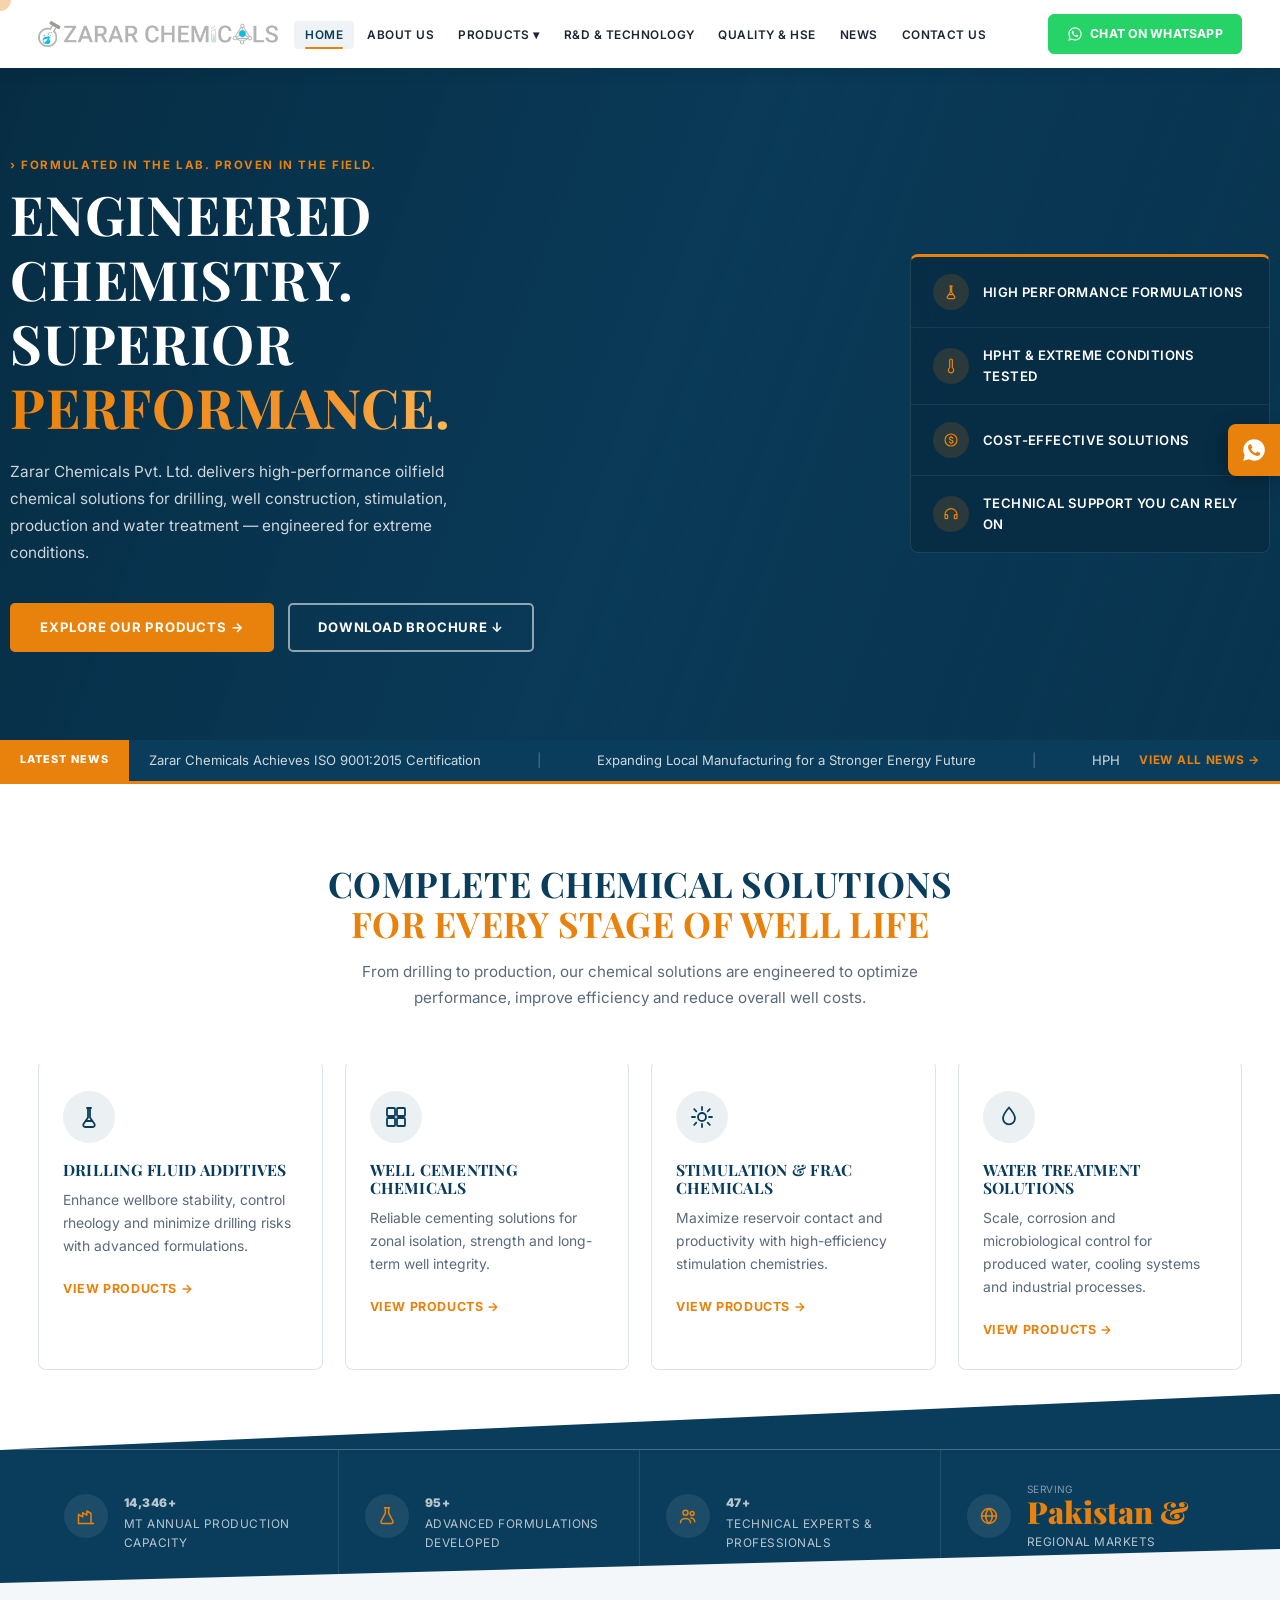
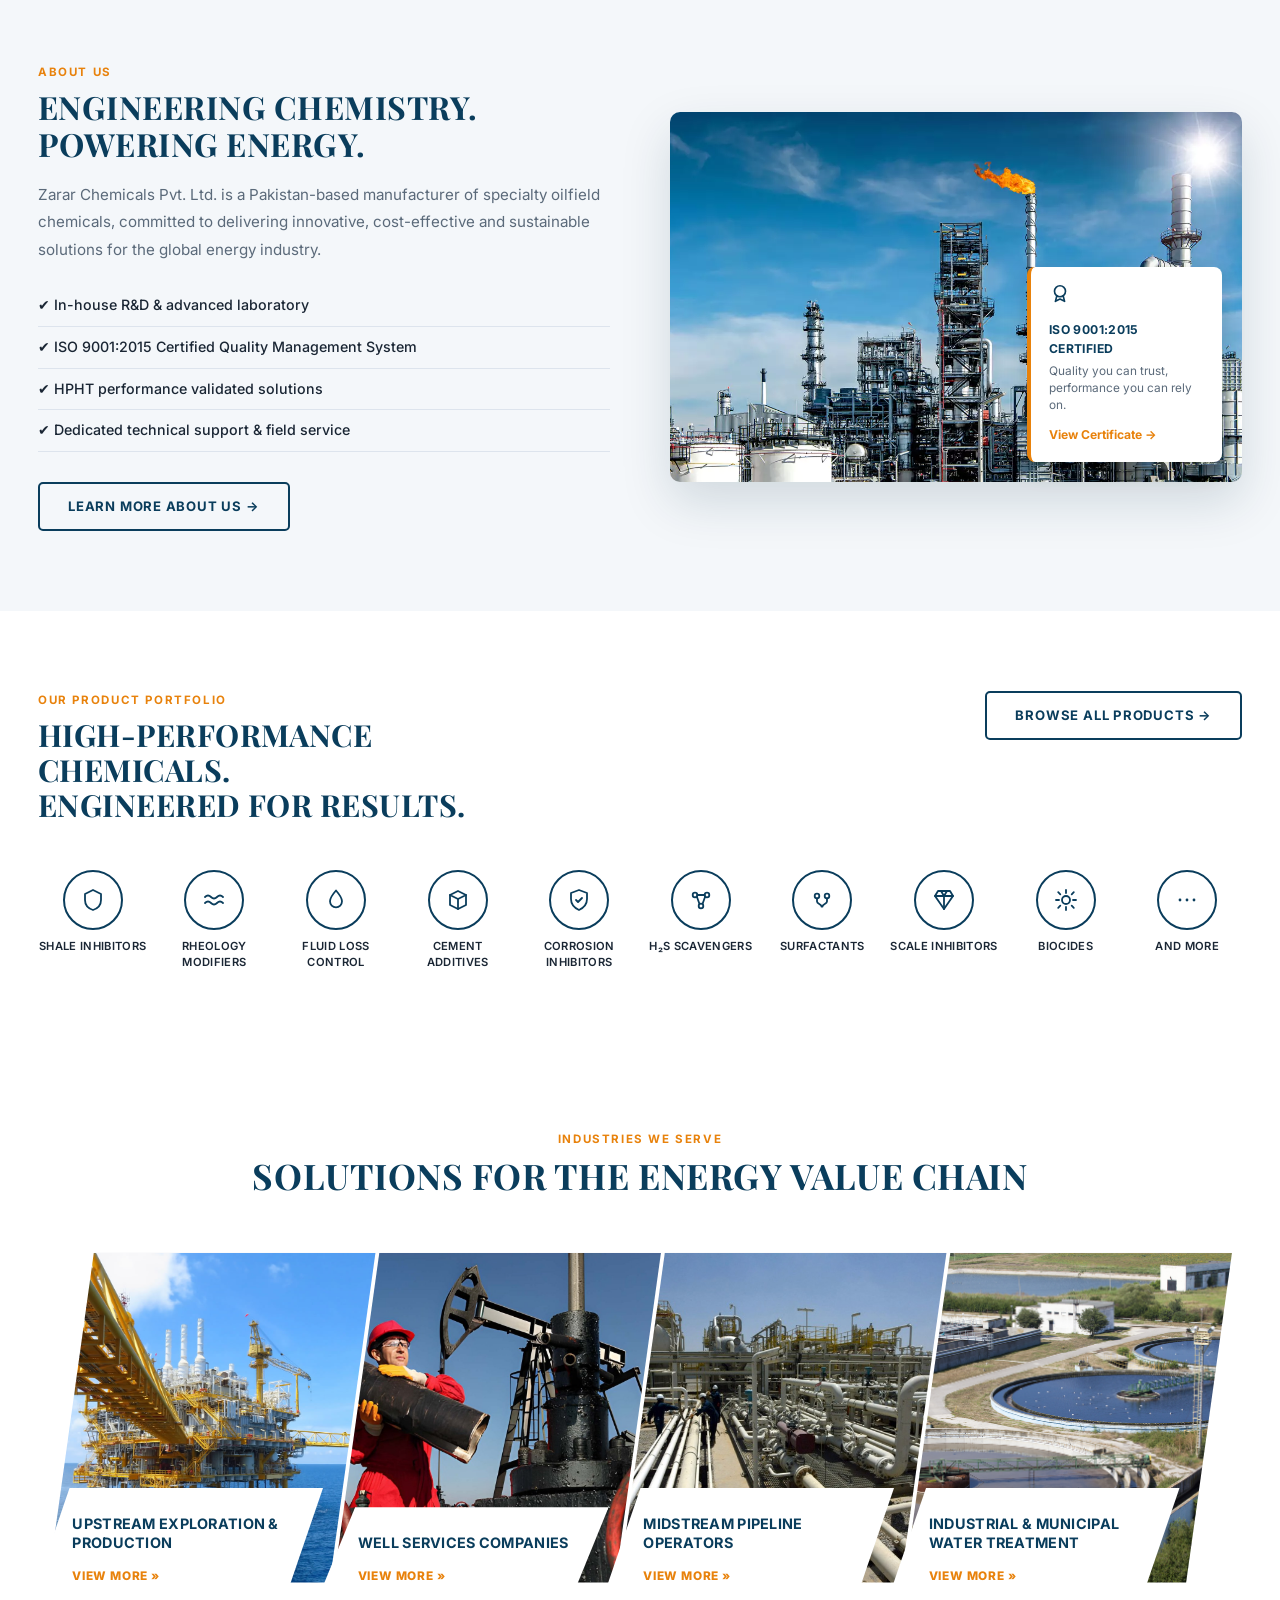
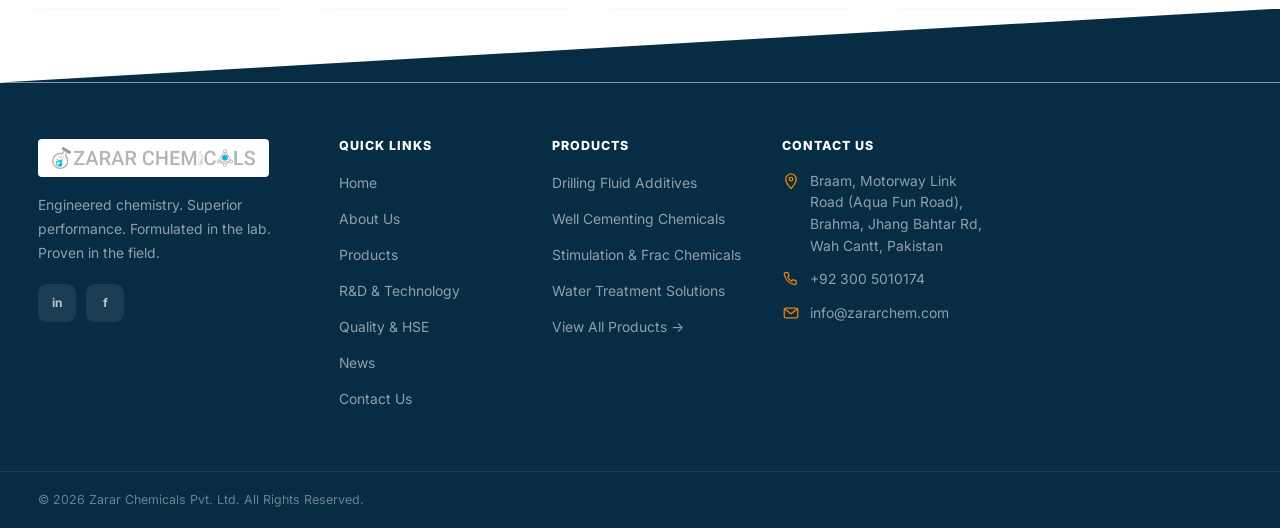
<file: index.html>
<!DOCTYPE html>
<html lang="en">
<head>
<meta charset="UTF-8">
<meta name="viewport" content="width=device-width, initial-scale=1.0">
<title>Zarar Chemicals | Engineered Chemistry. Superior Performance.</title>
<link rel="preconnect" href="https://fonts.googleapis.com">
<link rel="preconnect" href="https://fonts.gstatic.com" crossorigin>
<link href="https://fonts.googleapis.com/css2?family=Playfair+Display:ital,wght@0,700;0,900;1,700&family=Inter:wght@400;500;600;700;800&display=swap" rel="stylesheet">
<link rel="stylesheet" href="style.css">
</head>
<body>

<!-- ===== HEADER ===== -->
<header class="site-header">
  <div class="container header-inner">
    <a href="#" class="logo">
      <img src="assets/images/zarar-logo.jpg" alt="Zarar Chemicals" class="logo-img">
    </a>
    <nav class="main-nav">
      <ul>
        <li><a href="#home" class="active">Home</a></li>
        <li><a href="#about">About Us</a></li>
        <li class="has-dropdown">
          <a href="products.html">Products ▾</a>
          <ul class="dropdown">
            <li><a href="products.html#drilling-fluid-additives">Drilling Fluid Additives</a></li>
            <li><a href="products.html#well-cementing-chemicals">Well Cementing Chemicals</a></li>
            <li><a href="products.html#stimulation-frac-chemicals">Stimulation &amp; Frac Chemicals</a></li>
            <li><a href="products.html#water-treatment-products">Water Treatment Solutions</a></li>
            <li><a href="products.html">View All Products →</a></li>
          </ul>
        </li>
        <li><a href="rd-technology.html">R&amp;D &amp; Technology</a></li>
        <li><a href="quality-hse.html">Quality &amp; HSE</a></li>
        <li><a href="news.html">News</a></li>
        <li><a href="#contact">Contact Us</a></li>
      </ul>
    </nav>
    <a href="https://wa.me/923005010174" target="_blank" rel="noopener" class="header-whatsapp-btn">
      <svg viewBox="0 0 24 24" fill="currentColor" xmlns="http://www.w3.org/2000/svg"><path d="M12.04 2C6.58 2 2.13 6.45 2.13 11.91c0 1.75.46 3.46 1.33 4.96L2 22l5.25-1.38a9.9 9.9 0 0 0 4.79 1.22h.01c5.46 0 9.91-4.45 9.91-9.91 0-2.65-1.03-5.14-2.9-7.01A9.86 9.86 0 0 0 12.04 2Zm0 18.13h-.01a8.2 8.2 0 0 1-4.19-1.15l-.3-.18-3.12.82.83-3.04-.2-.31a8.22 8.22 0 0 1-1.26-4.36c0-4.55 3.7-8.25 8.26-8.25 2.2 0 4.27.86 5.83 2.42a8.19 8.19 0 0 1 2.41 5.84c0 4.55-3.71 8.25-8.25 8.25Zm4.52-6.19c-.25-.12-1.47-.72-1.7-.81-.23-.08-.39-.12-.56.13-.16.25-.64.81-.78.97-.15.16-.29.18-.54.06-.25-.12-1.04-.38-1.98-1.22-.73-.65-1.23-1.46-1.37-1.71-.14-.25-.02-.38.11-.51.11-.11.25-.29.37-.43.12-.15.16-.25.25-.42.08-.16.04-.31-.02-.43-.06-.13-.56-1.34-.76-1.84-.2-.48-.4-.42-.56-.42-.14-.01-.31-.01-.47-.01-.16 0-.43.06-.65.31-.23.25-.85.83-.85 2.02 0 1.19.87 2.34.99 2.5.12.16 1.71 2.61 4.14 3.66.58.25 1.03.4 1.38.51.58.18 1.11.16 1.53.1.47-.07 1.47-.6 1.67-1.18.21-.58.21-1.08.14-1.18-.06-.11-.22-.17-.47-.29Z"/></svg>
      Chat on WhatsApp
    </a>
    <button class="nav-toggle" aria-label="Toggle navigation">
      <span></span><span></span><span></span>
    </button>
  </div>
</header>

<!-- ===== HERO ===== -->
<section class="hero" id="home">
  <div class="hero-bg">
    <video class="hero-video" autoplay muted loop playsinline preload="auto">
      <source src="assets/video/hero-background.mp4" type="video/mp4">
    </video>
    <div class="hero-overlay"></div>
  </div>
  <div class="container hero-inner">
    <div class="hero-content">
      <p class="eyebrow">› Formulated in the lab. Proven in the field.</p>
      <h1>Engineered<br>Chemistry.<br>Superior<br><span class="accent">Performance.</span></h1>
      <p class="hero-desc">Zarar Chemicals Pvt. Ltd. delivers high-performance oilfield chemical solutions for drilling, well construction, stimulation, production and water treatment — engineered for extreme conditions.</p>
      <div class="hero-cta">
        <a href="#products" class="btn btn-primary">Explore Our Products →</a>
        <a href="assets/Zarar-Chemicals-Brochure.pdf" target="_blank" rel="noopener" class="btn btn-outline">Download Brochure ↓</a>
      </div>
    </div>
    <aside class="hero-card">
      <ul>
        <li><span class="icon"><svg viewBox="0 0 24 24" fill="none" stroke="currentColor" stroke-width="1.8" stroke-linecap="round" stroke-linejoin="round"><path d="M10 3h4"/><path d="M11 3v9.5L6.5 19a2 2 0 0 0 1.7 3h7.6a2 2 0 0 0 1.7-3L13 12.5V3"/><path d="M9 16h6"/></svg></span><div>High Performance Formulations</div></li>
        <li><span class="icon"><svg viewBox="0 0 24 24" fill="none" stroke="currentColor" stroke-width="1.8" stroke-linecap="round" stroke-linejoin="round"><path d="M14 14.76V3.5a2 2 0 0 0-4 0v11.26a4 4 0 1 0 4 0z"/></svg></span><div>HPHT &amp; Extreme Conditions Tested</div></li>
        <li><span class="icon"><svg viewBox="0 0 24 24" fill="none" stroke="currentColor" stroke-width="1.8" stroke-linecap="round" stroke-linejoin="round"><circle cx="12" cy="12" r="9"/><path d="M14.8 9.5a2.5 2.5 0 0 0-2.5-1.7c-1.6 0-2.6 1-2.6 2.1 0 1.3 1.1 1.8 2.6 2.2 1.7.4 2.9 1 2.9 2.4 0 1.2-1.1 2.1-2.7 2.1-1.4 0-2.4-.7-2.8-1.8M12 6.5v1M12 16.5v1"/></svg></span><div>Cost-Effective Solutions</div></li>
        <li><span class="icon"><svg viewBox="0 0 24 24" fill="none" stroke="currentColor" stroke-width="1.8" stroke-linecap="round" stroke-linejoin="round"><path d="M3 13a9 9 0 0 1 18 0"/><path d="M21 13v4a2 2 0 0 1-2 2h-1v-6h1a2 2 0 0 1 2 2z" stroke="none" fill="none"/><rect x="17" y="13" width="4" height="6" rx="1.5"/><rect x="3" y="13" width="4" height="6" rx="1.5"/></svg></span><div>Technical Support You Can Rely On</div></li>
      </ul>
    </aside>
  </div>
</section>

<!-- ===== NEWS TICKER =====
     HOW TO ADD A NEWS ITEM HERE (the scrolling strip):
     Copy one <span>...</span> line + the <span class="sep">...</span>
     line after it, paste it as a new pair, and change the text.
-->
<section class="news-bar">
  <div class="news-label">Latest News</div>
  <div class="news-ticker" style="overflow:hidden;">
    <div class="ticker-track">
      <span>Zarar Chemicals Achieves ISO 9001:2015 Certification</span>
      <span class="sep">&nbsp;&nbsp;|&nbsp;&nbsp;</span>
      <span>Expanding Local Manufacturing for a Stronger Energy Future</span>
      <span class="sep">&nbsp;&nbsp;|&nbsp;&nbsp;</span>
      <span>HPHT Validated Formulations Now Available for Deep Wells</span>
      <span class="sep">&nbsp;&nbsp;|&nbsp;&nbsp;</span>
    </div>
  </div>
  <a href="news.html" class="news-link">View All News →</a>
</section>

<!-- ===== COMPLETE CHEMICAL SOLUTIONS ===== -->
<section class="solutions" id="solutions">
  <div class="container">
    <h2 class="section-title center">Complete Chemical Solutions<br><span class="accent">For Every Stage Of Well Life</span></h2>
    <p class="section-sub center">From drilling to production, our chemical solutions are engineered to optimize performance, improve efficiency and reduce overall well costs.</p>

    <div class="card-grid">
      <div class="solution-card">
        <div class="card-icon">
          <svg viewBox="0 0 24 24" fill="none" stroke="currentColor" stroke-width="1.8" stroke-linecap="round" stroke-linejoin="round"><path d="M10 3h4"/><path d="M11 3v9.5L6.5 19a2 2 0 0 0 1.7 3h7.6a2 2 0 0 0 1.7-3L13 12.5V3"/><path d="M9 16h6"/></svg>
        </div>
        <h3>Drilling Fluid Additives</h3>
        <p>Enhance wellbore stability, control rheology and minimize drilling risks with advanced formulations.</p>
        <a href="products.html#drilling-fluid-additives" class="card-link">View Products →</a>
      </div>
      <div class="solution-card">
        <div class="card-icon">
          <svg viewBox="0 0 24 24" fill="none" stroke="currentColor" stroke-width="1.8" stroke-linecap="round" stroke-linejoin="round"><rect x="3" y="3" width="8" height="8" rx="1"/><rect x="13" y="3" width="8" height="8" rx="1"/><rect x="3" y="13" width="8" height="8" rx="1"/><rect x="13" y="13" width="8" height="8" rx="1"/></svg>
        </div>
        <h3>Well Cementing Chemicals</h3>
        <p>Reliable cementing solutions for zonal isolation, strength and long-term well integrity.</p>
        <a href="products.html#well-cementing-chemicals" class="card-link">View Products →</a>
      </div>
      <div class="solution-card">
        <div class="card-icon">
          <svg viewBox="0 0 24 24" fill="none" stroke="currentColor" stroke-width="1.8" stroke-linecap="round" stroke-linejoin="round"><circle cx="12" cy="12" r="4"/><path d="M12 2v3M12 19v3M4.2 4.2l2.1 2.1M17.7 17.7l2.1 2.1M2 12h3M19 12h3M4.2 19.8l2.1-2.1M17.7 6.3l2.1-2.1"/></svg>
        </div>
        <h3>Stimulation &amp; Frac Chemicals</h3>
        <p>Maximize reservoir contact and productivity with high-efficiency stimulation chemistries.</p>
        <a href="products.html#stimulation-frac-chemicals" class="card-link">View Products →</a>
      </div>
      <div class="solution-card">
        <div class="card-icon">
          <svg viewBox="0 0 24 24" fill="none" stroke="currentColor" stroke-width="1.8" stroke-linecap="round" stroke-linejoin="round"><path d="M12 2.5c3.5 4 6 7.4 6 10.8a6 6 0 1 1-12 0c0-3.4 2.5-6.8 6-10.8z"/></svg>
        </div>
        <h3>Water Treatment Solutions</h3>
        <p>Scale, corrosion and microbiological control for produced water, cooling systems and industrial processes.</p>
        <a href="products.html#water-treatment-products" class="card-link">View Products →</a>
      </div>
    </div>
  </div>
</section>

<div class="angle-divider to-primary"></div>

<!-- ===== COMPANY AT A GLANCE ===== -->
<section class="stats-bar">
  <div class="container stats-inner">
    <div class="stat">
      <div class="stat-icon"><svg viewBox="0 0 24 24" fill="none" stroke="currentColor" stroke-width="1.8" stroke-linecap="round" stroke-linejoin="round"><path d="M3 21V10l5 3V8l5 3V6l5 3v12"/><path d="M3 21h18"/></svg></div>
      <div><strong><span class="count-up" data-target="15000" data-suffix="+">0</span></strong><span>MT Annual Production Capacity</span></div>
    </div>
    <div class="stat">
      <div class="stat-icon"><svg viewBox="0 0 24 24" fill="none" stroke="currentColor" stroke-width="1.8" stroke-linecap="round" stroke-linejoin="round"><path d="M9 2h6"/><path d="M10 2v6.5L5 18a2 2 0 0 0 1.7 3h10.6a2 2 0 0 0 1.7-3l-5-9.5V2"/></svg></div>
      <div><strong><span class="count-up" data-target="100" data-suffix="+">0</span></strong><span>Advanced Formulations Developed</span></div>
    </div>
    <div class="stat">
      <div class="stat-icon"><svg viewBox="0 0 24 24" fill="none" stroke="currentColor" stroke-width="1.8" stroke-linecap="round" stroke-linejoin="round"><circle cx="9" cy="8" r="3"/><path d="M3 20c0-3 2.7-5 6-5s6 2 6 5"/><circle cx="17" cy="9" r="2.3"/><path d="M15.5 14.5c2.2.3 4.5 1.8 4.5 4.5"/></svg></div>
      <div><strong><span class="count-up" data-target="50" data-suffix="+">0</span></strong><span>Technical Experts &amp; Professionals</span></div>
    </div>
    <div class="stat">
      <div class="stat-icon"><svg viewBox="0 0 24 24" fill="none" stroke="currentColor" stroke-width="1.8" stroke-linecap="round" stroke-linejoin="round"><circle cx="12" cy="12" r="9"/><path d="M3 12h18M12 3c2.5 2.5 4 5.7 4 9s-1.5 6.5-4 9c-2.5-2.5-4-5.7-4-9s1.5-6.5 4-9z"/></svg></div>
      <div><small>Serving</small><strong>Pakistan &amp;</strong><span>Regional Markets</span></div>
    </div>
  </div>
</section>

<div class="angle-divider sm to-offwhite"></div>

<!-- ===== ABOUT US ===== -->
<section class="about" id="about">
  <div class="container about-inner">
    <div class="about-text">
      <p class="eyebrow">About Us</p>
      <h2>Engineering Chemistry.<br>Powering Energy.</h2>
      <p class="about-desc">Zarar Chemicals Pvt. Ltd. is a Pakistan-based manufacturer of specialty oilfield chemicals, committed to delivering innovative, cost-effective and sustainable solutions for the global energy industry.</p>
      <ul class="check-list">
        <li>✔ In-house R&amp;D &amp; advanced laboratory</li>
        <li>✔ ISO 9001:2015 Certified Quality Management System</li>
        <li>✔ HPHT performance validated solutions</li>
        <li>✔ Dedicated technical support &amp; field service</li>
      </ul>
      <a href="#about" class="btn btn-dark-outline">Learn More About Us →</a>
    </div>
    <div class="about-visual">
      <div class="plant-illustration">
        <img src="assets/images/about-plant.jpg" alt="Zarar Chemicals manufacturing facility">
      </div>
      <div class="cert-badge">
        <span class="badge-icon"><svg viewBox="0 0 24 24" fill="none" stroke="currentColor" stroke-width="1.8" stroke-linecap="round" stroke-linejoin="round"><circle cx="12" cy="9" r="6"/><path d="m8.5 14-1.5 6 5-2.5 5 2.5-1.5-6"/></svg></span>
        <strong>ISO 9001:2015 Certified</strong>
        <p>Quality you can trust, performance you can rely on.</p>
        <a href="assets/ISO-9001-2015-Certificate.pdf" target="_blank" rel="noopener">View Certificate →</a>
      </div>
    </div>
  </div>
</section>

<!-- ===== PRODUCT PORTFOLIO ===== -->
<section class="portfolio" id="products">
  <div class="container">
    <div class="portfolio-head">
      <div>
        <p class="eyebrow">Our Product Portfolio</p>
        <h2>High-Performance Chemicals.<br>Engineered For Results.</h2>
      </div>
      <a href="products.html" class="btn btn-dark-outline">Browse All Products →</a>
    </div>
    <div class="portfolio-grid">
      <a href="products.html" class="portfolio-item"><span><svg viewBox="0 0 24 24" fill="none" stroke="currentColor" stroke-width="1.8" stroke-linecap="round" stroke-linejoin="round"><path d="M12 2 4 6v6c0 5 3.5 8.5 8 10 4.5-1.5 8-5 8-10V6l-8-4z"/></svg></span><p>Shale Inhibitors</p></a>
      <a href="products.html" class="portfolio-item"><span><svg viewBox="0 0 24 24" fill="none" stroke="currentColor" stroke-width="1.8" stroke-linecap="round" stroke-linejoin="round"><path d="M3 9c2-2 4-2 6 0s4 2 6 0 4-2 6 0"/><path d="M3 15c2-2 4-2 6 0s4 2 6 0 4-2 6 0"/></svg></span><p>Rheology Modifiers</p></a>
      <a href="products.html" class="portfolio-item"><span><svg viewBox="0 0 24 24" fill="none" stroke="currentColor" stroke-width="1.8" stroke-linecap="round" stroke-linejoin="round"><path d="M12 2.5c3.5 4 6 7.4 6 10.8a6 6 0 1 1-12 0c0-3.4 2.5-6.8 6-10.8z"/></svg></span><p>Fluid Loss Control</p></a>
      <a href="products.html" class="portfolio-item"><span><svg viewBox="0 0 24 24" fill="none" stroke="currentColor" stroke-width="1.8" stroke-linecap="round" stroke-linejoin="round"><path d="M12 3 4 7l8 4 8-4-8-4z"/><path d="M4 7v10l8 4 8-4V7"/><path d="M12 11v10"/></svg></span><p>Cement Additives</p></a>
      <a href="products.html" class="portfolio-item"><span><svg viewBox="0 0 24 24" fill="none" stroke="currentColor" stroke-width="1.8" stroke-linecap="round" stroke-linejoin="round"><path d="M12 2 4 5v6c0 5.5 3.7 9 8 11 4.3-2 8-5.5 8-11V5l-8-3z"/><path d="m9 12 2 2 4-4"/></svg></span><p>Corrosion Inhibitors</p></a>
      <a href="products.html" class="portfolio-item"><span><svg viewBox="0 0 24 24" fill="none" stroke="currentColor" stroke-width="1.8" stroke-linecap="round" stroke-linejoin="round"><circle cx="6" cy="7" r="2.3"/><circle cx="18" cy="7" r="2.3"/><circle cx="12" cy="18" r="2.3"/><path d="M7.8 8.5 10.5 16M16.2 8.5 13.5 16M8.3 7h7.4"/></svg></span><p>H₂S Scavengers</p></a>
      <a href="products.html" class="portfolio-item"><span><svg viewBox="0 0 24 24" fill="none" stroke="currentColor" stroke-width="1.8" stroke-linecap="round" stroke-linejoin="round"><circle cx="7" cy="8" r="2.3"/><circle cx="17" cy="8" r="2.3"/><path d="M7 10.3v3.2c0 2.5 4.5 2.5 4.5 5"/><path d="M17 10.3v3.2c0 2.5-4.5 2.5-4.5 5"/></svg></span><p>Surfactants</p></a>
      <a href="products.html" class="portfolio-item"><span><svg viewBox="0 0 24 24" fill="none" stroke="currentColor" stroke-width="1.8" stroke-linecap="round" stroke-linejoin="round"><path d="M6 3h12l3 5-9 13L3 8l3-5z"/><path d="M3 8h18M9 3l3 5 3-5M12 8v13"/></svg></span><p>Scale Inhibitors</p></a>
      <a href="products.html" class="portfolio-item"><span><svg viewBox="0 0 24 24" fill="none" stroke="currentColor" stroke-width="1.8" stroke-linecap="round" stroke-linejoin="round"><circle cx="12" cy="12" r="4"/><path d="M12 2v3M12 19v3M4.2 4.2l2.1 2.1M17.7 17.7l2.1 2.1M2 12h3M19 12h3M4.2 19.8l2.1-2.1M17.7 6.3l2.1-2.1"/></svg></span><p>Biocides</p></a>
      <a href="products.html" class="portfolio-item"><span><svg viewBox="0 0 24 24" fill="none" stroke="currentColor" stroke-width="1.8" stroke-linecap="round" stroke-linejoin="round"><circle cx="5" cy="12" r="1.4" fill="currentColor" stroke="none"/><circle cx="12" cy="12" r="1.4" fill="currentColor" stroke="none"/><circle cx="19" cy="12" r="1.4" fill="currentColor" stroke="none"/></svg></span><p>And More</p></a>
    </div>
  </div>
</section>

<!-- ===== INDUSTRIES WE SERVE ===== -->
<section class="industries" id="industries">
  <div class="container">
    <p class="eyebrow center">Industries We Serve</p>
    <h2 class="section-title center">Solutions For The Energy Value Chain</h2>
    <div class="industry-grid">
      <div class="industry-card">
        <div class="ind-clip"><img class="ind-img" src="assets/images/upstream-exploration-production.jpg" alt="Upstream Exploration &amp; Production"></div>
        <div class="ind-label">
          <span>Upstream Exploration &amp; Production</span>
          <a href="products.html" class="ind-more">View More »</a>
        </div>
      </div>
      <div class="industry-card">
        <div class="ind-clip"><img class="ind-img" src="assets/images/well-services-companies.jpg" alt="Well Services Companies"></div>
        <div class="ind-label">
          <span>Well Services Companies</span>
          <a href="products.html" class="ind-more">View More »</a>
        </div>
      </div>
      <div class="industry-card">
        <div class="ind-clip"><img class="ind-img" src="assets/images/midstream-pipeline-operators.jpg" alt="Midstream Pipeline Operators"></div>
        <div class="ind-label">
          <span>Midstream Pipeline Operators</span>
          <a href="products.html" class="ind-more">View More »</a>
        </div>
      </div>
      <div class="industry-card">
        <div class="ind-clip"><img class="ind-img" src="assets/images/industrial-municipal-water-treatment.jpg" alt="Industrial &amp; Municipal Water Treatment"></div>
        <div class="ind-label">
          <span>Industrial &amp; Municipal Water Treatment</span>
          <a href="products.html" class="ind-more">View More »</a>
        </div>
      </div>
    </div>
  </div>
</section>

<div class="angle-divider lg to-primary-dark"></div>

<!-- ===== FOOTER ===== -->
<footer class="site-footer" id="contact">
  <div class="container footer-grid">
    <div class="footer-col footer-brand">
      <a href="#" class="logo logo-footer">
        <img src="assets/images/zarar-logo.jpg" alt="Zarar Chemicals" class="logo-img">
      </a>
      <p>Engineered chemistry. Superior performance. Formulated in the lab. Proven in the field.</p>
      <div class="socials">
        <a href="https://www.linkedin.com/company/zarar-chemicals/" target="_blank" rel="noopener" aria-label="LinkedIn">in</a>
        <a href="https://www.facebook.com/zararchem" target="_blank" rel="noopener" aria-label="Facebook">f</a>
      </div>
    </div>
    <div class="footer-col">
      <h4>Quick Links</h4>
      <ul>
        <li><a href="index.html#home">Home</a></li>
        <li><a href="index.html#about">About Us</a></li>
        <li><a href="products.html">Products</a></li>
        <li><a href="rd-technology.html">R&amp;D &amp; Technology</a></li>
        <li><a href="quality-hse.html">Quality &amp; HSE</a></li>
        <li><a href="news.html">News</a></li>
        <li><a href="index.html#contact">Contact Us</a></li>
      </ul>
    </div>
    <div class="footer-col">
      <h4>Products</h4>
      <ul>
        <li><a href="products.html#drilling-fluid-additives">Drilling Fluid Additives</a></li>
        <li><a href="products.html#well-cementing-chemicals">Well Cementing Chemicals</a></li>
        <li><a href="products.html#stimulation-frac-chemicals">Stimulation &amp; Frac Chemicals</a></li>
        <li><a href="products.html#water-treatment-products">Water Treatment Solutions</a></li>
        <li><a href="products.html">View All Products →</a></li>
      </ul>
    </div>
    <div class="footer-col">
      <h4>Contact Us</h4>
      <ul class="contact-list">
        <li>
          <span class="contact-icon"><svg viewBox="0 0 24 24" fill="none" xmlns="http://www.w3.org/2000/svg"><path d="M12 22s7-7.58 7-12.5A7 7 0 0 0 5 9.5C5 14.42 12 22 12 22Z" stroke="currentColor" stroke-width="1.8" stroke-linejoin="round"/><circle cx="12" cy="9.5" r="2.4" stroke="currentColor" stroke-width="1.8"/></svg></span>
          <span>Braam, Motorway Link Road (Aqua Fun Road), Brahma, Jhang Bahtar Rd, Wah Cantt, Pakistan</span>
        </li>
        <li>
          <span class="contact-icon"><svg viewBox="0 0 24 24" fill="none" xmlns="http://www.w3.org/2000/svg"><path d="M4.5 3.5h3.4l1.6 4.3-2 1.6a12.6 12.6 0 0 0 5.5 5.5l1.6-2 4.3 1.6v3.4c0 1-.8 1.7-1.8 1.6a17 17 0 0 1-14.1-14C2.8 4.3 3.5 3.5 4.5 3.5Z" stroke="currentColor" stroke-width="1.7" stroke-linejoin="round"/></svg></span>
          <span>+92 300 5010174</span>
        </li>
        <li>
          <span class="contact-icon"><svg viewBox="0 0 24 24" fill="none" xmlns="http://www.w3.org/2000/svg"><rect x="3" y="5.5" width="18" height="13" rx="2" stroke="currentColor" stroke-width="1.7"/><path d="M3.5 6.5 12 13l8.5-6.5" stroke="currentColor" stroke-width="1.7" stroke-linejoin="round"/></svg></span>
          <span>info@zararchem.com</span>
        </li>
      </ul>
    </div>
  </div>
  <div class="footer-bottom">
    <div class="container footer-bottom-inner">
      <p>© 2026 Zarar Chemicals Pvt. Ltd. All Rights Reserved.</p>
    </div>
  </div>
</footer>

<!-- ===== WHATSAPP FLOATING BUTTON ===== -->
<div class="whatsapp-float">
  <a href="https://wa.me/923005010174" target="_blank" rel="noopener" aria-label="Chat on WhatsApp">
    <svg viewBox="0 0 24 24" fill="currentColor"><path d="M12.04 2C6.58 2 2.13 6.45 2.13 11.91c0 1.75.46 3.46 1.33 4.96L2 22l5.25-1.38a9.9 9.9 0 0 0 4.79 1.22h.01c5.46 0 9.9-4.45 9.9-9.91 0-2.65-1.03-5.14-2.9-7.01A9.82 9.82 0 0 0 12.04 2zm5.78 14.02c-.24.68-1.4 1.32-1.93 1.4-.5.08-1.11.11-1.79-.11-.41-.13-.94-.31-1.62-.6-2.85-1.23-4.71-4.1-4.85-4.29-.14-.19-1.16-1.54-1.16-2.93 0-1.4.73-2.08 1-2.36.26-.28.56-.35.75-.35.19 0 .38 0 .55.01.18.01.42-.07.65.5.24.58.81 2 .88 2.15.07.15.12.32.02.51-.09.19-.14.31-.28.48-.14.17-.29.37-.42.5-.14.14-.29.29-.12.57.16.28.72 1.19 1.55 1.93 1.07.95 1.97 1.25 2.25 1.39.28.14.44.12.6-.07.16-.19.68-.79.87-1.06.18-.27.36-.22.6-.13.24.09 1.53.72 1.79.85.26.13.43.19.5.3.06.11.06.63-.18 1.31z"/></svg>
  </a>
</div>

<script src="script.js"></script>
</body>
</html>
</file>
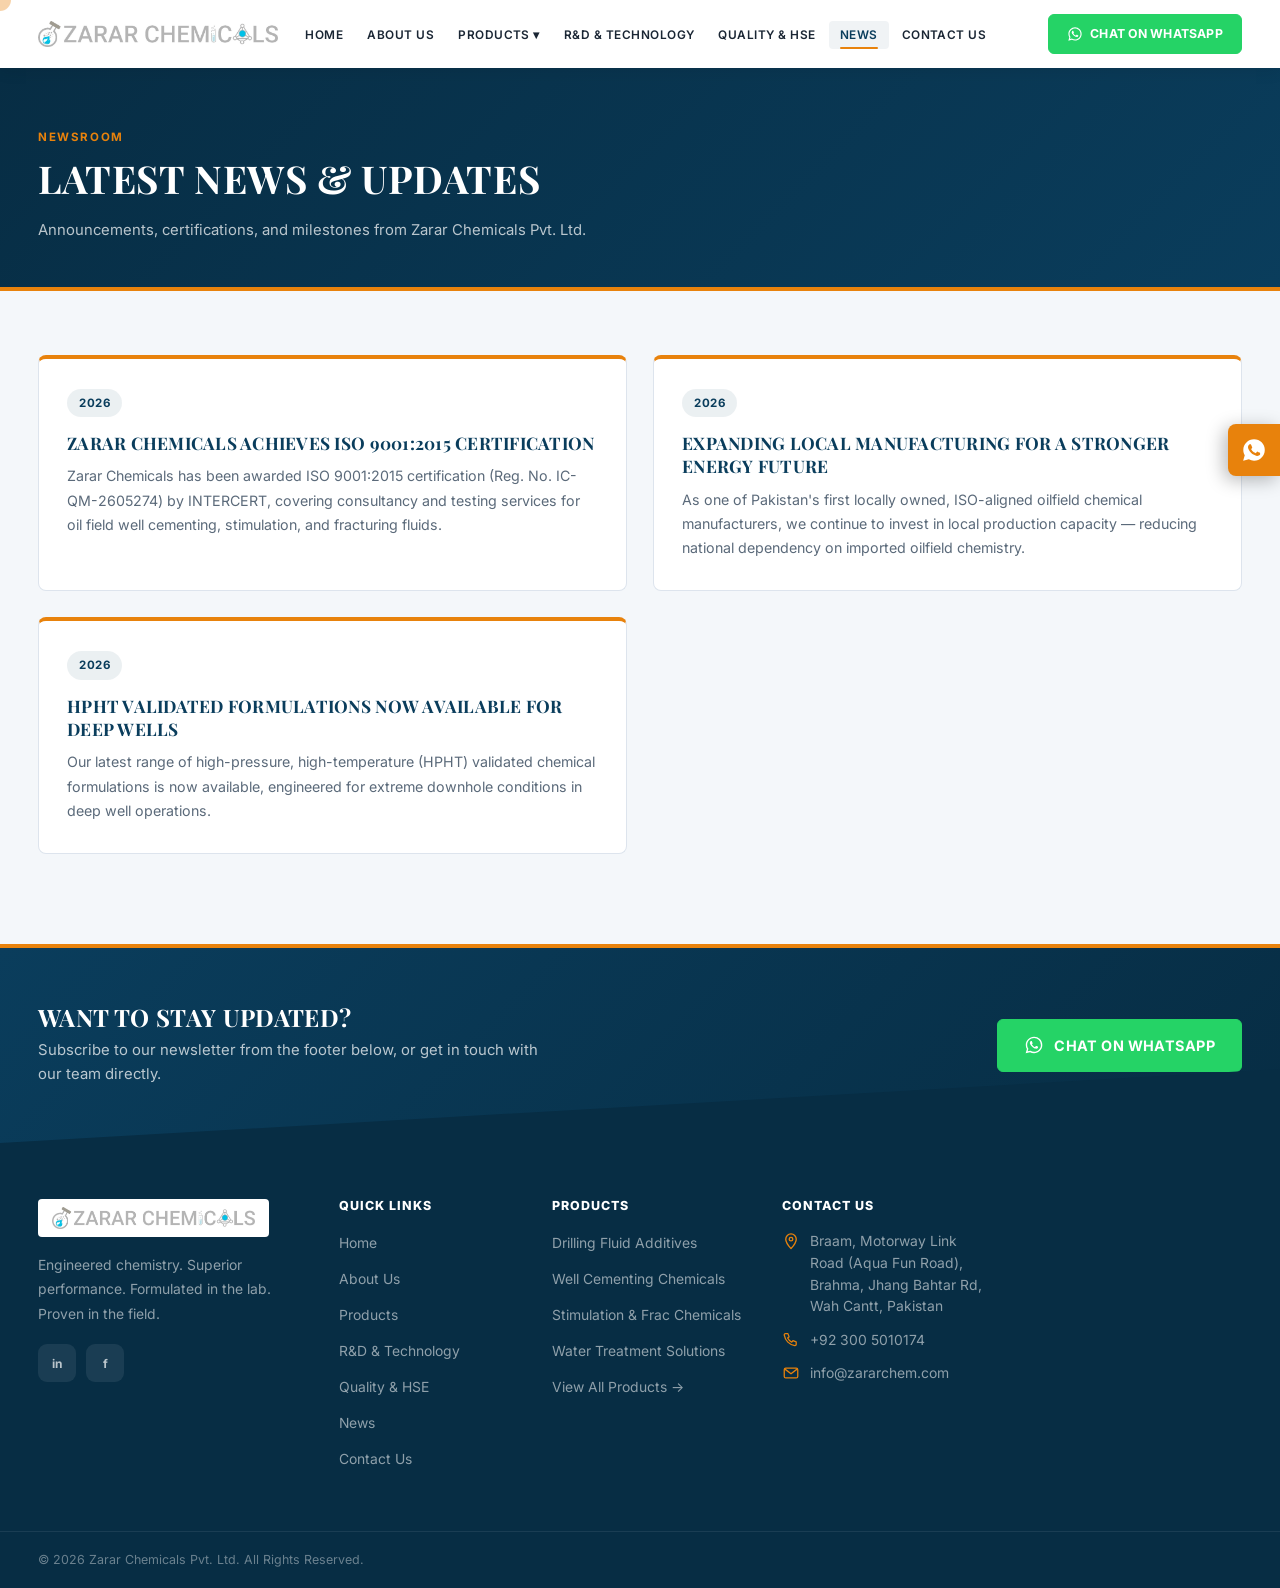
<file: news.html>
<!DOCTYPE html>
<html lang="en">
<head>
<meta charset="UTF-8">
<meta name="viewport" content="width=device-width, initial-scale=1.0">
<title>Latest News | Zarar Chemicals</title>
<link rel="preconnect" href="https://fonts.googleapis.com">
<link rel="preconnect" href="https://fonts.gstatic.com" crossorigin>
<link href="https://fonts.googleapis.com/css2?family=Playfair+Display:ital,wght@0,700;0,900;1,700&family=Inter:wght@400;500;600;700;800&display=swap" rel="stylesheet">
<link rel="stylesheet" href="style.css">
</head>
<body>

<!-- ===== HEADER ===== -->
<header class="site-header">
  <div class="container header-inner">
    <a href="index.html" class="logo">
      <img src="assets/images/zarar-logo.jpg" alt="Zarar Chemicals" class="logo-img">
    </a>
    <nav class="main-nav">
      <ul>
        <li><a href="index.html#home">Home</a></li>
        <li><a href="index.html#about">About Us</a></li>
        <li class="has-dropdown">
          <a href="products.html">Products ▾</a>
          <ul class="dropdown">
            <li><a href="products.html#drilling-fluid-additives">Drilling Fluid Additives</a></li>
            <li><a href="products.html#well-cementing-chemicals">Well Cementing Chemicals</a></li>
            <li><a href="products.html#stimulation-frac-chemicals">Stimulation &amp; Frac Chemicals</a></li>
            <li><a href="products.html#water-treatment-products">Water Treatment Solutions</a></li>
            <li><a href="products.html">View All Products →</a></li>
          </ul>
        </li>
        <li><a href="rd-technology.html">R&amp;D &amp; Technology</a></li>
        <li><a href="quality-hse.html">Quality &amp; HSE</a></li>
        <li><a href="news.html" class="active">News</a></li>
        <li><a href="index.html#contact">Contact Us</a></li>
      </ul>
    </nav>
    <a href="https://wa.me/923005010174" target="_blank" rel="noopener" class="header-whatsapp-btn">
      <svg viewBox="0 0 24 24" fill="currentColor" xmlns="http://www.w3.org/2000/svg"><path d="M12.04 2C6.58 2 2.13 6.45 2.13 11.91c0 1.75.46 3.46 1.33 4.96L2 22l5.25-1.38a9.9 9.9 0 0 0 4.79 1.22h.01c5.46 0 9.91-4.45 9.91-9.91 0-2.65-1.03-5.14-2.9-7.01A9.86 9.86 0 0 0 12.04 2Zm0 18.13h-.01a8.2 8.2 0 0 1-4.19-1.15l-.3-.18-3.12.82.83-3.04-.2-.31a8.22 8.22 0 0 1-1.26-4.36c0-4.55 3.7-8.25 8.26-8.25 2.2 0 4.27.86 5.83 2.42a8.19 8.19 0 0 1 2.41 5.84c0 4.55-3.71 8.25-8.25 8.25Zm4.52-6.19c-.25-.12-1.47-.72-1.7-.81-.23-.08-.39-.12-.56.13-.16.25-.64.81-.78.97-.15.16-.29.18-.54.06-.25-.12-1.04-.38-1.98-1.22-.73-.65-1.23-1.46-1.37-1.71-.14-.25-.02-.38.11-.51.11-.11.25-.29.37-.43.12-.15.16-.25.25-.42.08-.16.04-.31-.02-.43-.06-.13-.56-1.34-.76-1.84-.2-.48-.4-.42-.56-.42-.14-.01-.31-.01-.47-.01-.16 0-.43.06-.65.31-.23.25-.85.83-.85 2.02 0 1.19.87 2.34.99 2.5.12.16 1.71 2.61 4.14 3.66.58.25 1.03.4 1.38.51.58.18 1.11.16 1.53.1.47-.07 1.47-.6 1.67-1.18.21-.58.21-1.08.14-1.18-.06-.11-.22-.17-.47-.29Z"/></svg>
      Chat on WhatsApp
    </a>
    <button class="nav-toggle" aria-label="Toggle navigation">
      <span></span><span></span><span></span>
    </button>
  </div>
</header>

<!-- ===== PAGE HERO ===== -->
<section class="products-hero">
  <div class="container">
    <p class="eyebrow">Newsroom</p>
    <h1>Latest News &amp; Updates</h1>
    <p class="products-hero-desc">Announcements, certifications, and milestones from Zarar Chemicals Pvt. Ltd.</p>
  </div>
</section>

<!-- =====================================================
     NEWS LIST
     ---------------------------------------------------
     HOW TO ADD A NEW NEWS ITEM:
     1. Copy one whole block that starts with
        <div class="news-item-card"> and ends with </div>
     2. Paste the copied block right below this comment
        (newest news should go at the TOP of the list).
     3. Change the date, the heading text inside <h3>,
        and the description text inside <p>.
     4. Save the file — that's it, no other changes needed.
     ===================================================== -->
<section class="news-list-section">
  <div class="container">
    <div class="news-list-grid">

      <!-- ▼▼▼ PASTE NEW NEWS BLOCKS ABOVE THIS LINE ▼▼▼ -->

      <div class="news-item-card">
        <span class="news-date">2026</span>
        <h3>Zarar Chemicals Achieves ISO 9001:2015 Certification</h3>
        <p>Zarar Chemicals has been awarded ISO 9001:2015 certification (Reg. No. IC-QM-2605274) by INTERCERT, covering consultancy and testing services for oil field well cementing, stimulation, and fracturing fluids.</p>
      </div>

      <div class="news-item-card">
        <span class="news-date">2026</span>
        <h3>Expanding Local Manufacturing for a Stronger Energy Future</h3>
        <p>As one of Pakistan's first locally owned, ISO-aligned oilfield chemical manufacturers, we continue to invest in local production capacity — reducing national dependency on imported oilfield chemistry.</p>
      </div>

      <div class="news-item-card">
        <span class="news-date">2026</span>
        <h3>HPHT Validated Formulations Now Available for Deep Wells</h3>
        <p>Our latest range of high-pressure, high-temperature (HPHT) validated chemical formulations is now available, engineered for extreme downhole conditions in deep well operations.</p>
      </div>

    </div>
  </div>
</section>

<!-- ===== CTA ===== -->
<section class="products-cta">
  <div class="container products-cta-inner">
    <div>
      <h2>Want To Stay Updated?</h2>
      <p>Subscribe to our newsletter from the footer below, or get in touch with our team directly.</p>
    </div>
    <a href="https://wa.me/923005010174" target="_blank" rel="noopener" class="btn-whatsapp">
      <svg viewBox="0 0 24 24" fill="currentColor" xmlns="http://www.w3.org/2000/svg"><path d="M12.04 2C6.58 2 2.13 6.45 2.13 11.91c0 1.75.46 3.46 1.33 4.96L2 22l5.25-1.38a9.9 9.9 0 0 0 4.79 1.22h.01c5.46 0 9.91-4.45 9.91-9.91 0-2.65-1.03-5.14-2.9-7.01A9.86 9.86 0 0 0 12.04 2Zm0 18.13h-.01a8.2 8.2 0 0 1-4.19-1.15l-.3-.18-3.12.82.83-3.04-.2-.31a8.22 8.22 0 0 1-1.26-4.36c0-4.55 3.7-8.25 8.26-8.25 2.2 0 4.27.86 5.83 2.42a8.19 8.19 0 0 1 2.41 5.84c0 4.55-3.71 8.25-8.25 8.25Zm4.52-6.19c-.25-.12-1.47-.72-1.7-.81-.23-.08-.39-.12-.56.13-.16.25-.64.81-.78.97-.15.16-.29.18-.54.06-.25-.12-1.04-.38-1.98-1.22-.73-.65-1.23-1.46-1.37-1.71-.14-.25-.02-.38.11-.51.11-.11.25-.29.37-.43.12-.15.16-.25.25-.42.08-.16.04-.31-.02-.43-.06-.13-.56-1.34-.76-1.84-.2-.48-.4-.42-.56-.42-.14-.01-.31-.01-.47-.01-.16 0-.43.06-.65.31-.23.25-.85.83-.85 2.02 0 1.19.87 2.34.99 2.5.12.16 1.71 2.61 4.14 3.66.58.25 1.03.4 1.38.51.58.18 1.11.16 1.53.1.47-.07 1.47-.6 1.67-1.18.21-.58.21-1.08.14-1.18-.06-.11-.22-.17-.47-.29Z"/></svg>
      Chat on WhatsApp
    </a>
  </div>
</section>

<div class="angle-divider lg to-primary-dark"></div>

<!-- ===== FOOTER ===== -->
<footer class="site-footer" id="contact">
  <div class="container footer-grid">
    <div class="footer-col footer-brand">
      <a href="index.html" class="logo logo-footer">
        <img src="assets/images/zarar-logo.jpg" alt="Zarar Chemicals" class="logo-img">
      </a>
      <p>Engineered chemistry. Superior performance. Formulated in the lab. Proven in the field.</p>
      <div class="socials">
        <a href="https://www.linkedin.com/company/zarar-chemicals/" target="_blank" rel="noopener" aria-label="LinkedIn">in</a>
        <a href="https://www.facebook.com/zararchem" target="_blank" rel="noopener" aria-label="Facebook">f</a>
      </div>
    </div>
    <div class="footer-col">
      <h4>Quick Links</h4>
      <ul>
        <li><a href="index.html#home">Home</a></li>
        <li><a href="index.html#about">About Us</a></li>
        <li><a href="products.html">Products</a></li>
        <li><a href="rd-technology.html">R&amp;D &amp; Technology</a></li>
        <li><a href="quality-hse.html">Quality &amp; HSE</a></li>
        <li><a href="news.html">News</a></li>
        <li><a href="index.html#contact">Contact Us</a></li>
      </ul>
    </div>
    <div class="footer-col">
      <h4>Products</h4>
      <ul>
        <li><a href="products.html#drilling-fluid-additives">Drilling Fluid Additives</a></li>
        <li><a href="products.html#well-cementing-chemicals">Well Cementing Chemicals</a></li>
        <li><a href="products.html#stimulation-frac-chemicals">Stimulation &amp; Frac Chemicals</a></li>
        <li><a href="products.html#water-treatment-products">Water Treatment Solutions</a></li>
        <li><a href="products.html">View All Products →</a></li>
      </ul>
    </div>
    <div class="footer-col">
      <h4>Contact Us</h4>
      <ul class="contact-list">
        <li>
          <span class="contact-icon"><svg viewBox="0 0 24 24" fill="none" xmlns="http://www.w3.org/2000/svg"><path d="M12 22s7-7.58 7-12.5A7 7 0 0 0 5 9.5C5 14.42 12 22 12 22Z" stroke="currentColor" stroke-width="1.8" stroke-linejoin="round"/><circle cx="12" cy="9.5" r="2.4" stroke="currentColor" stroke-width="1.8"/></svg></span>
          <span>Braam, Motorway Link Road (Aqua Fun Road), Brahma, Jhang Bahtar Rd, Wah Cantt, Pakistan</span>
        </li>
        <li>
          <span class="contact-icon"><svg viewBox="0 0 24 24" fill="none" xmlns="http://www.w3.org/2000/svg"><path d="M4.5 3.5h3.4l1.6 4.3-2 1.6a12.6 12.6 0 0 0 5.5 5.5l1.6-2 4.3 1.6v3.4c0 1-.8 1.7-1.8 1.6a17 17 0 0 1-14.1-14C2.8 4.3 3.5 3.5 4.5 3.5Z" stroke="currentColor" stroke-width="1.7" stroke-linejoin="round"/></svg></span>
          <span>+92 300 5010174</span>
        </li>
        <li>
          <span class="contact-icon"><svg viewBox="0 0 24 24" fill="none" xmlns="http://www.w3.org/2000/svg"><rect x="3" y="5.5" width="18" height="13" rx="2" stroke="currentColor" stroke-width="1.7"/><path d="M3.5 6.5 12 13l8.5-6.5" stroke="currentColor" stroke-width="1.7" stroke-linejoin="round"/></svg></span>
          <span>info@zararchem.com</span>
        </li>
      </ul>
    </div>
  </div>
  <div class="footer-bottom">
    <div class="container footer-bottom-inner">
      <p>© 2026 Zarar Chemicals Pvt. Ltd. All Rights Reserved.</p>
    </div>
  </div>
</footer>

<script src="script.js"></script>

<!-- ===== WHATSAPP FLOATING BUTTON ===== -->
<div class="whatsapp-float">
  <a href="https://wa.me/923005010174" target="_blank" rel="noopener" aria-label="Chat on WhatsApp">
    <svg viewBox="0 0 24 24" fill="currentColor"><path d="M12.04 2C6.58 2 2.13 6.45 2.13 11.91c0 1.75.46 3.46 1.33 4.96L2 22l5.25-1.38a9.9 9.9 0 0 0 4.79 1.22h.01c5.46 0 9.9-4.45 9.9-9.91 0-2.65-1.03-5.14-2.9-7.01A9.82 9.82 0 0 0 12.04 2zm5.78 14.02c-.24.68-1.4 1.32-1.93 1.4-.5.08-1.11.11-1.79-.11-.41-.13-.94-.31-1.62-.6-2.85-1.23-4.71-4.1-4.85-4.29-.14-.19-1.16-1.54-1.16-2.93 0-1.4.73-2.08 1-2.36.26-.28.56-.35.75-.35.19 0 .38 0 .55.01.18.01.42-.07.65.5.24.58.81 2 .88 2.15.07.15.12.32.02.51-.09.19-.14.31-.28.48-.14.17-.29.37-.42.5-.14.14-.29.29-.12.57.16.28.72 1.19 1.55 1.93 1.07.95 1.97 1.25 2.25 1.39.28.14.44.12.6-.07.16-.19.68-.79.87-1.06.18-.27.36-.22.6-.13.24.09 1.53.72 1.79.85.26.13.43.19.5.3.06.11.06.63-.18 1.31z"/></svg>
  </a>
</div>
</body>
</html>
</file>
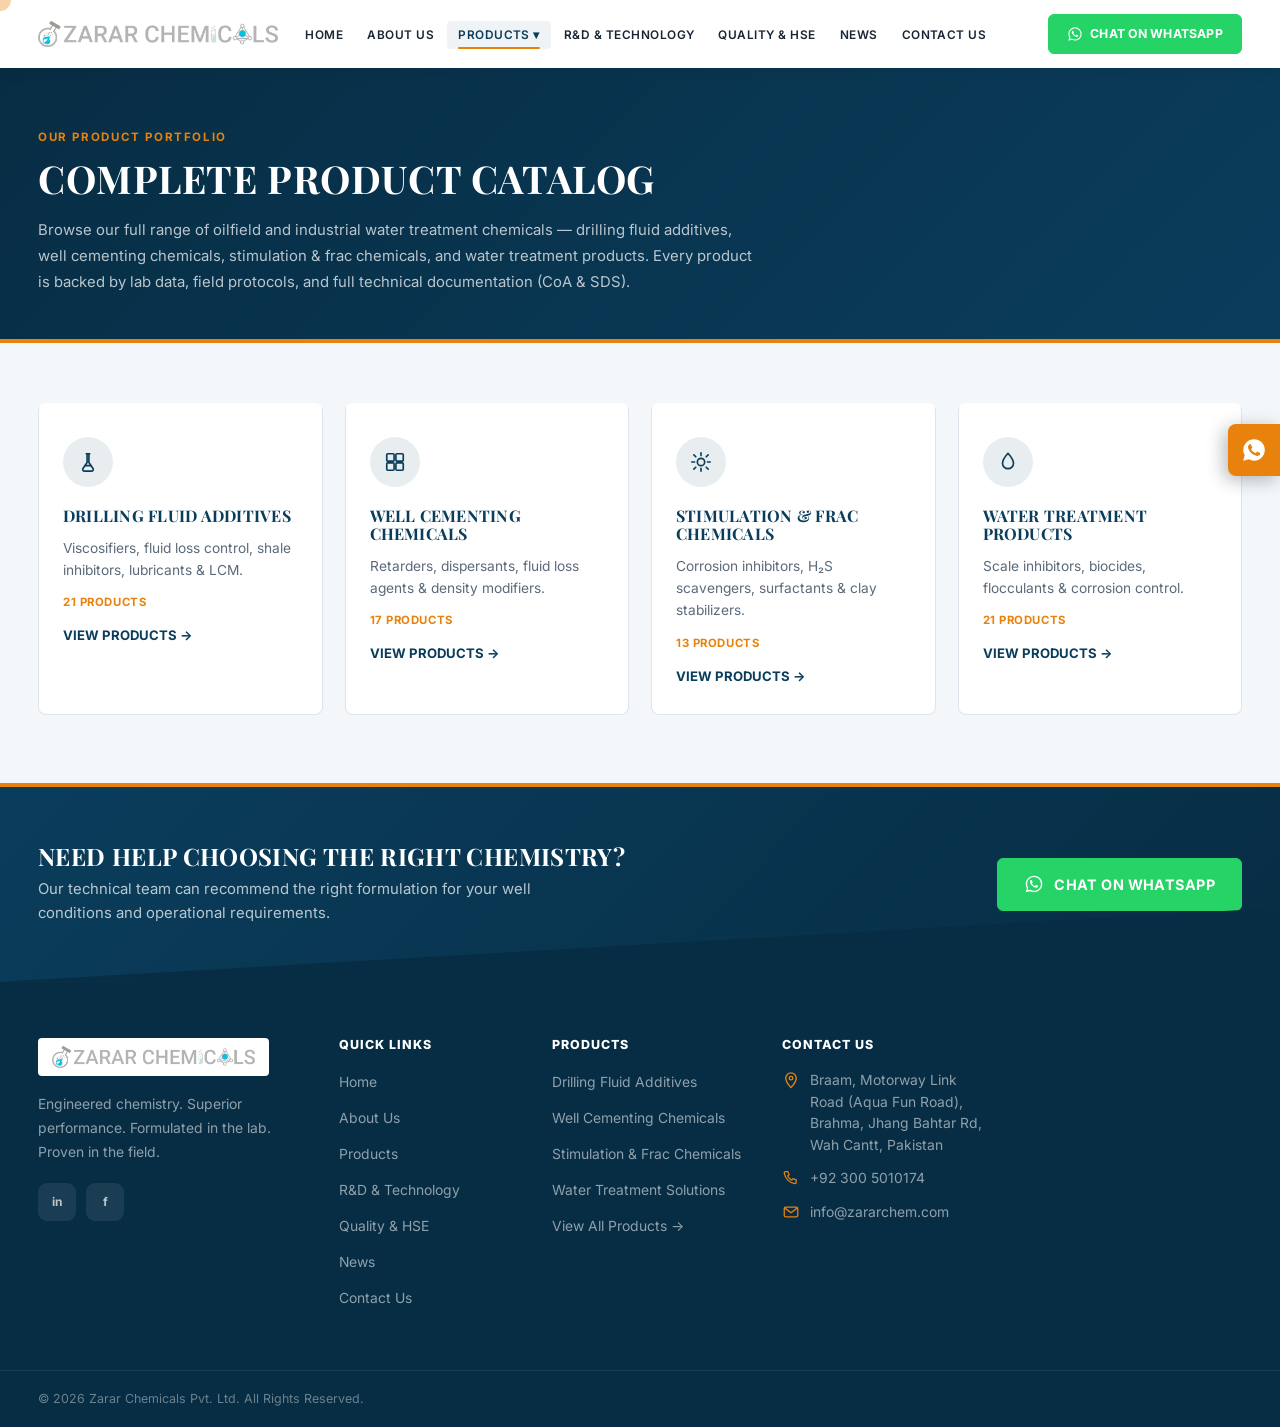
<file: products.html>
<!DOCTYPE html>
<html lang="en">
<head>
<meta charset="UTF-8">
<meta name="viewport" content="width=device-width, initial-scale=1.0">
<title>All Products | Zarar Chemicals</title>
<link rel="preconnect" href="https://fonts.googleapis.com">
<link rel="preconnect" href="https://fonts.gstatic.com" crossorigin>
<link href="https://fonts.googleapis.com/css2?family=Playfair+Display:ital,wght@0,700;0,900;1,700&family=Inter:wght@400;500;600;700;800&display=swap" rel="stylesheet">
<link rel="stylesheet" href="style.css">
</head>
<body>

<!-- ===== HEADER ===== -->
<header class="site-header">
  <div class="container header-inner">
    <a href="index.html" class="logo">
      <img src="assets/images/zarar-logo.jpg" alt="Zarar Chemicals" class="logo-img">
    </a>
    <nav class="main-nav">
      <ul>
        <li><a href="index.html#home">Home</a></li>
        <li><a href="index.html#about">About Us</a></li>
        <li class="has-dropdown">
          <a href="products.html" class="active">Products ▾</a>
          <ul class="dropdown">
            <li><a href="products.html#drilling-fluid-additives">Drilling Fluid Additives</a></li>
            <li><a href="products.html#well-cementing-chemicals">Well Cementing Chemicals</a></li>
            <li><a href="products.html#stimulation-frac-chemicals">Stimulation &amp; Frac Chemicals</a></li>
            <li><a href="products.html#water-treatment-products">Water Treatment Solutions</a></li>
            <li><a href="products.html">View All Products →</a></li>
          </ul>
        </li>
        <li><a href="rd-technology.html">R&amp;D &amp; Technology</a></li>
        <li><a href="quality-hse.html">Quality &amp; HSE</a></li>
        <li><a href="news.html">News</a></li>
        <li><a href="index.html#contact">Contact Us</a></li>
      </ul>
    </nav>
    <a href="https://wa.me/923005010174" target="_blank" rel="noopener" class="header-whatsapp-btn">
      <svg viewBox="0 0 24 24" fill="currentColor" xmlns="http://www.w3.org/2000/svg"><path d="M12.04 2C6.58 2 2.13 6.45 2.13 11.91c0 1.75.46 3.46 1.33 4.96L2 22l5.25-1.38a9.9 9.9 0 0 0 4.79 1.22h.01c5.46 0 9.91-4.45 9.91-9.91 0-2.65-1.03-5.14-2.9-7.01A9.86 9.86 0 0 0 12.04 2Zm0 18.13h-.01a8.2 8.2 0 0 1-4.19-1.15l-.3-.18-3.12.82.83-3.04-.2-.31a8.22 8.22 0 0 1-1.26-4.36c0-4.55 3.7-8.25 8.26-8.25 2.2 0 4.27.86 5.83 2.42a8.19 8.19 0 0 1 2.41 5.84c0 4.55-3.71 8.25-8.25 8.25Zm4.52-6.19c-.25-.12-1.47-.72-1.7-.81-.23-.08-.39-.12-.56.13-.16.25-.64.81-.78.97-.15.16-.29.18-.54.06-.25-.12-1.04-.38-1.98-1.22-.73-.65-1.23-1.46-1.37-1.71-.14-.25-.02-.38.11-.51.11-.11.25-.29.37-.43.12-.15.16-.25.25-.42.08-.16.04-.31-.02-.43-.06-.13-.56-1.34-.76-1.84-.2-.48-.4-.42-.56-.42-.14-.01-.31-.01-.47-.01-.16 0-.43.06-.65.31-.23.25-.85.83-.85 2.02 0 1.19.87 2.34.99 2.5.12.16 1.71 2.61 4.14 3.66.58.25 1.03.4 1.38.51.58.18 1.11.16 1.53.1.47-.07 1.47-.6 1.67-1.18.21-.58.21-1.08.14-1.18-.06-.11-.22-.17-.47-.29Z"/></svg>
      Chat on WhatsApp
    </a>
    <button class="nav-toggle" aria-label="Toggle navigation">
      <span></span><span></span><span></span>
    </button>
  </div>
</header>

<!-- ===== PAGE HERO ===== -->
<section class="products-hero">
  <div class="container">
    <p class="eyebrow">Our Product Portfolio</p>
    <h1>Complete Product Catalog</h1>
    <p class="products-hero-desc">Browse our full range of oilfield and industrial water treatment chemicals — drilling fluid additives, well cementing chemicals, stimulation &amp; frac chemicals, and water treatment products. Every product is backed by lab data, field protocols, and full technical documentation (CoA &amp; SDS).</p>
  </div>
</section>

<!-- ===== CATEGORY CARDS ===== -->
<section class="cat-cards-section" id="cat-cards">
  <div class="container">
    <div class="cat-cards-grid">
      <button class="cat-card" data-target="drilling-fluid-additives">
        <span class="cat-card-icon"><svg viewBox="0 0 24 24" fill="none" stroke="currentColor" stroke-width="1.8" stroke-linecap="round" stroke-linejoin="round"><path d="M10 3h4"/><path d="M11 3v9.5L6.5 19a2 2 0 0 0 1.7 3h7.6a2 2 0 0 0 1.7-3L13 12.5V3"/><path d="M9 16h6"/></svg></span>
        <h3>Drilling Fluid Additives</h3>
        <p>Viscosifiers, fluid loss control, shale inhibitors, lubricants &amp; LCM.</p>
        <span class="cat-card-count">21 Products</span>
        <span class="cat-card-link">View Products →</span>
      </button>
      <button class="cat-card" data-target="well-cementing-chemicals">
        <span class="cat-card-icon"><svg viewBox="0 0 24 24" fill="none" stroke="currentColor" stroke-width="1.8" stroke-linecap="round" stroke-linejoin="round"><rect x="3" y="3" width="8" height="8" rx="1"/><rect x="13" y="3" width="8" height="8" rx="1"/><rect x="3" y="13" width="8" height="8" rx="1"/><rect x="13" y="13" width="8" height="8" rx="1"/></svg></span>
        <h3>Well Cementing Chemicals</h3>
        <p>Retarders, dispersants, fluid loss agents &amp; density modifiers.</p>
        <span class="cat-card-count">17 Products</span>
        <span class="cat-card-link">View Products →</span>
      </button>
      <button class="cat-card" data-target="stimulation-frac-chemicals">
        <span class="cat-card-icon"><svg viewBox="0 0 24 24" fill="none" stroke="currentColor" stroke-width="1.8" stroke-linecap="round" stroke-linejoin="round"><circle cx="12" cy="12" r="4"/><path d="M12 2v3M12 19v3M4.2 4.2l2.1 2.1M17.7 17.7l2.1 2.1M2 12h3M19 12h3M4.2 19.8l2.1-2.1M17.7 6.3l2.1-2.1"/></svg></span>
        <h3>Stimulation &amp; Frac Chemicals</h3>
        <p>Corrosion inhibitors, H₂S scavengers, surfactants &amp; clay stabilizers.</p>
        <span class="cat-card-count">13 Products</span>
        <span class="cat-card-link">View Products →</span>
      </button>
      <button class="cat-card" data-target="water-treatment-products">
        <span class="cat-card-icon"><svg viewBox="0 0 24 24" fill="none" stroke="currentColor" stroke-width="1.8" stroke-linecap="round" stroke-linejoin="round"><path d="M12 2.5c3.5 4 6 7.4 6 10.8a6 6 0 1 1-12 0c0-3.4 2.5-6.8 6-10.8z"/></svg></span>
        <h3>Water Treatment Products</h3>
        <p>Scale inhibitors, biocides, flocculants &amp; corrosion control.</p>
        <span class="cat-card-count">21 Products</span>
        <span class="cat-card-link">View Products →</span>
      </button>
    </div>
  </div>
</section>

<!-- ===== CATEGORY NAV (shown only inside a category view) ===== -->
<nav class="cat-nav" id="cat-nav">
  <div class="container cat-nav-inner">
    <button class="cat-nav-back" id="cat-nav-back">← All Categories</button>
    <a href="#drilling-fluid-additives" data-target="drilling-fluid-additives">Drilling Fluid Additives</a>
    <a href="#well-cementing-chemicals" data-target="well-cementing-chemicals">Well Cementing Chemicals</a>
    <a href="#stimulation-frac-chemicals" data-target="stimulation-frac-chemicals">Stimulation &amp; Frac Chemicals</a>
    <a href="#water-treatment-products" data-target="water-treatment-products">Water Treatment Products</a>
  </div>
</nav>

<!-- ===== DRILLING FLUID ADDITIVES ===== -->
<section class="product-category" id="drilling-fluid-additives">
  <div class="container">
    <div class="category-head">
      <span class="category-num">01</span>
      <div>
        <h2>Drilling Fluid Additives</h2>
        <p>Formulated to optimize rheology, control fluid loss, stabilize reactive shales, and enhance lubricity across water-based, oil-based, and synthetic mud systems. The product range includes viscosifiers, fluid loss control polymers, shale inhibitors, lubricants, and Lost Circulation Materials (LCM), engineered for consistent performance across varying formation conditions and temperature-pressure regimes.</p>
      </div>
    </div>
    <div class="product-table-wrap">
      <table class="product-table">
        <thead><tr><th>Code</th><th>Product Name</th><th>Function / Description</th></tr></thead>
        <tbody>
          <tr><td>ZM600</td><td>ShaleGUARD-AM</td><td>Amine-based shale inhibitor for reactive clay stabilization.</td></tr>
          <tr><td>ZM601</td><td>ShaleGUARD-CH</td><td>Cationic shale inhibitor for water-sensitive formations.</td></tr>
          <tr><td>ZM602</td><td>ShaleGUARD-GLYCOL</td><td>Glycol-based inhibitor for HPHT shale applications.</td></tr>
          <tr><td>ZM020</td><td>XANTHAN-PRIME</td><td>Xanthan gum viscosifier for water-based mud systems.</td></tr>
          <tr><td>ZM021</td><td>XANTHAN-PRIME HT</td><td>High-temperature xanthan gum for elevated BHST wells.</td></tr>
          <tr><td>ZM200</td><td>MudLUBE XT</td><td>Extended-performance lubricant for directional drilling.</td></tr>
          <tr><td>ZM201</td><td>Friction GUARD</td><td>Friction-reducing additive for improved lubrication and wear protection.</td></tr>
          <tr><td>ZM220</td><td>LubriSeal G50</td><td>Graphite-based lubricant (50 mesh) for torque reduction.</td></tr>
          <tr><td>ZM220-100</td><td>LubriSeal G100</td><td>Graphite lubricant (100 mesh) for precision applications.</td></tr>
          <tr><td>ZM220-400</td><td>LubriSeal G400</td><td>Fine graphite (400 mesh) for tight wellbore conditions.</td></tr>
          <tr><td>ZM124</td><td>Citric Acid</td><td>pH control and scale inhibition in drilling fluids.</td></tr>
          <tr><td>ZM302</td><td>SulfGUARD 35</td><td>H₂S scavenger (35%) for drilling fluid protection.</td></tr>
          <tr><td>ZM250</td><td>BioSHIELD</td><td>Biocide for microbial control in water-based systems.</td></tr>
          <tr><td>ZM251</td><td>BioSHIELD Plus</td><td>HT biocide for aggressive bacterial environments in HT environments (above 250°F).</td></tr>
          <tr><td>ZM001</td><td>MudFOAM SHIELD</td><td>Defoamer for foam control in drilling operations.</td></tr>
          <tr><td>ZM463</td><td>CasingCLEAN</td><td>Casing wash fluid for pre-cement hole conditioning.</td></tr>
          <tr><td>ZM1000</td><td>ThermalShield</td><td>HPHT thermal stabilizer for deep well applications.</td></tr>
          <tr><td>ZM401</td><td>MudAWAY</td><td>Drilling detergent for mud.</td></tr>
          <tr><td>ZM331</td><td>MICA C/M/F (LCM)</td><td>Mica-based lost circulation material (coarse/medium/fine).</td></tr>
          <tr><td>ZM332</td><td>CaCO₃ C/M/F (LCM)</td><td>Calcium carbonate for LCM and weighing agent.</td></tr>
          <tr><td>ZM500</td><td>GYPSUM</td><td>Weighing &amp; conditioning agent for drilling fluids.</td></tr>
          <tr><td>ZM100</td><td>BARITE</td><td>Weighing agent.</td></tr>
        </tbody>
      </table>
    </div>
  </div>
</section>

<!-- ===== WELL CEMENTING CHEMICALS ===== -->
<section class="product-category alt" id="well-cementing-chemicals">
  <div class="container">
    <div class="category-head">
      <span class="category-num">02</span>
      <div>
        <h2>Well Cementing Chemicals</h2>
        <p>Engineered to ensure dependable zonal isolation, predictable thickening time, and long-term wellbore integrity. Cementing additives are tested for compatibility and performance under standard to elevated temperature and pressure regimes, covering retarders, accelerators, fluid loss control agents, dispersants, and density modifiers.</p>
      </div>
    </div>
    <div class="product-table-wrap">
      <table class="product-table">
        <thead><tr><th>Code</th><th>Product Name</th><th>Function / Description</th></tr></thead>
        <tbody>
          <tr><td>ZC800</td><td>AquaFLUSH PRO</td><td>Water-based spacer for effective mud/cement displacement.</td></tr>
          <tr><td>ZX810</td><td>AQUAFLUSH Stabilizer</td><td>Spacer HT stabilizer for improved mud removal efficiency in HTHP environments (up to 350°F).</td></tr>
          <tr><td>ZC200</td><td>FlowCEM CD</td><td>Cement dispersant for improved slurry rheology.</td></tr>
          <tr><td>ZC102</td><td>CemRETARD MT</td><td>Medium-temperature retarder for extended pumping time.</td></tr>
          <tr><td>ZC104</td><td>CemRETARD HT</td><td>High-temperature retarder for deep/HPHT well applications.</td></tr>
          <tr><td>ZC701</td><td>LossCONTROL FIBER</td><td>Fibrous fluid loss additive for cement slurry control.</td></tr>
          <tr><td>ZC900</td><td>Silica 200</td><td>Silica flour for HPHT strength retrogression prevention.</td></tr>
          <tr><td>ZC829</td><td>OBMFLUSH SURF</td><td>OBM-compatible surfactant flush for mud film removal.</td></tr>
          <tr><td>ZC901</td><td>SilicaSAND 70-200</td><td>Silica sand for HW cementing.</td></tr>
          <tr><td>ZC903</td><td>MicroFINE Silica 400</td><td>400 mesh silica for fine particle applications.</td></tr>
          <tr><td>ZC421</td><td>SilicateEXTEND</td><td>Sodium silicate extender for lightweight cement design.</td></tr>
          <tr><td>ZC605</td><td>RheoHOLD</td><td>Thixotropic rheology modifier for enhanced slurry suspension.</td></tr>
          <tr><td>ZC001</td><td>CemFOAMSHIELD</td><td>Antifoam agent for air entrainment control in slurries.</td></tr>
          <tr><td>ZC450</td><td>FLYASH</td><td>Class F fly ash for cement volume extension and cost reduction.</td></tr>
          <tr><td>ZC545</td><td>Hematite</td><td>High-density weighting agent for heavyweight cement slurries.</td></tr>
          <tr><td>ZC455</td><td>Cenosphere</td><td>Lightweight extender for cement slurries.</td></tr>
          <tr><td>ZC460</td><td>SilicaFUME</td><td>Strength enhancer for cement systems.</td></tr>
        </tbody>
      </table>
    </div>
  </div>
</section>

<!-- ===== STIMULATION & FRAC CHEMICALS ===== -->
<section class="product-category" id="stimulation-frac-chemicals">
  <div class="container">
    <div class="category-head">
      <span class="category-num">03</span>
      <div>
        <h2>Stimulation &amp; Frac Chemicals</h2>
        <p>High-efficiency formulations developed to maximize reservoir contact, reduce pumping pressure, improve proppant transport, and protect formation permeability. The portfolio covers corrosion inhibitors, H₂S scavengers, crosslinkers, surfactants, clay stabilizers, and breaker systems optimized for both conventional and unconventional stimulation programs.</p>
      </div>
    </div>
    <div class="product-table-wrap">
      <table class="product-table">
        <thead><tr><th>Code</th><th>Product Name</th><th>Function / Description</th></tr></thead>
        <tbody>
          <tr><td>ZS701</td><td>ClayGUARD AM</td><td>Amine-based clay stabilizer for frac fluid systems.</td></tr>
          <tr><td>ZS702</td><td>ClayGUARD CS</td><td>Cationic clay stabilizer for post-frac protection.</td></tr>
          <tr><td>ZS101</td><td>STEELSAFE M</td><td>Multi-purpose corrosion inhibitor for stimulation.</td></tr>
          <tr><td>ZS102</td><td>STEELSAFE HT</td><td>High-temperature corrosion inhibitor for aggressive acidizing operations (up to 400°F).</td></tr>
          <tr><td>ZS400</td><td>NexSURF-S</td><td>Non-ionic surfactant for stimulation treatment.</td></tr>
          <tr><td>ZS360L</td><td>FeroLOCK-L</td><td>Liquid iron control additive.</td></tr>
          <tr><td>ZS361</td><td>FeroLOCK</td><td>Iron control additive.</td></tr>
          <tr><td>ZS415</td><td>SludgeGUARD AS</td><td>Asphaltene sludge inhibitor for crude oil stabilization.</td></tr>
          <tr><td>ZS416</td><td>Emulshield NE</td><td>Non-emulsifier for acid stimulation fluid systems.</td></tr>
          <tr><td>ZS30250</td><td>SulfGUARD 50</td><td>High-concentration H₂S scavenger (50%) for severe sour environments.</td></tr>
          <tr><td>ZS289</td><td>VexisFLOW</td><td>Viscoelastic surfactant blend for carbonate stimulation.</td></tr>
          <tr><td>ZS289M</td><td>VexisFLOW MAX HT</td><td>HT viscoelastic surfactant blend for carbonate stimulation.</td></tr>
          <tr><td>ZS302</td><td>SulfGUARD-35</td><td>Removal of hydrogen sulfide (H₂S) during oilfield stimulation.</td></tr>
        </tbody>
      </table>
    </div>
  </div>
</section>

<!-- ===== WATER TREATMENT PRODUCTS ===== -->
<section class="product-category alt" id="water-treatment-products">
  <div class="container">
    <div class="category-head">
      <span class="category-num">04</span>
      <div>
        <h2>Water Treatment Products</h2>
        <p>Beyond oilfield operations, Zarar Chemicals extends its chemical engineering expertise to industrial and municipal water treatment applications, addressing scale, corrosion, biological fouling, and clarification challenges across produced water handling, injection systems, cooling towers, boiler feedwater circuits, and industrial process water applications.</p>
      </div>
    </div>
    <div class="product-table-wrap">
      <table class="product-table">
        <thead><tr><th>Code</th><th>Product Name</th><th>Function / Description</th></tr></thead>
        <tbody>
          <tr><td>ZW101</td><td>ScaleGUARD PW</td><td>Phosphonate-based scale inhibitor for produced water reinjection systems; controls CaCO₃, BaSO₄ and CaSO₄ scale.</td></tr>
          <tr><td>ZW102</td><td>ScaleGUARD HT</td><td>High-temperature scale inhibitor for steam injection and hot water systems; stable to 200°C.</td></tr>
          <tr><td>ZW200</td><td>CorroSHIELD W</td><td>Film-forming corrosion inhibitor for carbon steel in cooling water and produced water circuits.</td></tr>
          <tr><td>ZW201</td><td>CorroSHIELD AZ</td><td>Azole-based corrosion inhibitor for copper alloys in heat exchangers and condenser systems.</td></tr>
          <tr><td>ZW300</td><td>BioKILL CT</td><td>Non-oxidizing biocide for cooling tower and process water biological fouling control.</td></tr>
          <tr><td>ZW301</td><td>OxiCLEAR</td><td>Oxidizing biocide (stabilized hypochlorite) for bacterial and algal control in open cooling systems.</td></tr>
          <tr><td>ZW400</td><td>ClarityCLEAR</td><td>Cationic flocculant for produced water clarification and suspended solids removal.</td></tr>
          <tr><td>ZW401</td><td>ClarityPLUS</td><td>Anionic polyacrylamide flocculant for enhanced settling in produced water separation vessels.</td></tr>
          <tr><td>ZW500</td><td>AntiSCALE BW</td><td>Antiscalant and dispersant blend for boiler feedwater scale prevention.</td></tr>
          <tr><td>ZW501</td><td>OxyGUARD BW</td><td>Oxygen scavenger (sodium sulfite / DEHA blend) for boiler feedwater protection.</td></tr>
          <tr><td>ZW600</td><td>InjectionGUARD</td><td>Multi-functional water injection additive: scale inhibition + oxygen scavenging + biostatic protection.</td></tr>
          <tr><td>ZW700</td><td>DeoilSOLV</td><td>Deoiling chemical for produced water treatment prior to discharge or reinjection; reduces TPH to compliant levels.</td></tr>
          <tr><td>ZCR110WT</td><td>CorrGuARD OF</td><td>Industrial/oilfield corrosion inhibition, UV stabilization.</td></tr>
          <tr><td>ZS106TG</td><td>ChillGuard CI</td><td>Functional fluids, cooling system corrosion inhibition.</td></tr>
          <tr><td>ZS108WT</td><td>CorrGuARD WT1</td><td>Industrial water treatment (cooling towers, heat exchangers).</td></tr>
          <tr><td>ZW100L</td><td>Scale DEFEND HT LITE</td><td>Scale inhibition in cooling towers, boilers, RO systems, oil &amp; gas.</td></tr>
          <tr><td>ZW101-B</td><td>SCALEDEFEND-CW B</td><td>Industrial water treatment (cooling towers, heat exchangers).</td></tr>
          <tr><td>ZW104</td><td>Scale DEFEND WT</td><td>Scale inhibition in cooling towers, boilers, RO systems, oil &amp; gas.</td></tr>
          <tr><td>ZW105</td><td>Scale DEFEND RO</td><td>Scale inhibition in RO systems, cooling towers, boilers, oil &amp; gas.</td></tr>
          <tr><td>ZW106</td><td>BrineSAFE-50</td><td>Scale inhibition, corrosion inhibition, microbiological control.</td></tr>
          <tr><td>ZW109</td><td>CorrScaleShield NI</td><td>Cooling water systems — industrial and commercial.</td></tr>
        </tbody>
      </table>
    </div>
  </div>
</section>

<!-- ===== CTA ===== -->
<section class="products-cta">
  <div class="container products-cta-inner">
    <div>
      <h2>Need help choosing the right chemistry?</h2>
      <p>Our technical team can recommend the right formulation for your well conditions and operational requirements.</p>
    </div>
    <a href="https://wa.me/923005010174" target="_blank" rel="noopener" class="btn-whatsapp">
      <svg viewBox="0 0 24 24" fill="currentColor" xmlns="http://www.w3.org/2000/svg"><path d="M12.04 2C6.58 2 2.13 6.45 2.13 11.91c0 1.75.46 3.46 1.33 4.96L2 22l5.25-1.38a9.9 9.9 0 0 0 4.79 1.22h.01c5.46 0 9.91-4.45 9.91-9.91 0-2.65-1.03-5.14-2.9-7.01A9.86 9.86 0 0 0 12.04 2Zm0 18.13h-.01a8.2 8.2 0 0 1-4.19-1.15l-.3-.18-3.12.82.83-3.04-.2-.31a8.22 8.22 0 0 1-1.26-4.36c0-4.55 3.7-8.25 8.26-8.25 2.2 0 4.27.86 5.83 2.42a8.19 8.19 0 0 1 2.41 5.84c0 4.55-3.71 8.25-8.25 8.25Zm4.52-6.19c-.25-.12-1.47-.72-1.7-.81-.23-.08-.39-.12-.56.13-.16.25-.64.81-.78.97-.15.16-.29.18-.54.06-.25-.12-1.04-.38-1.98-1.22-.73-.65-1.23-1.46-1.37-1.71-.14-.25-.02-.38.11-.51.11-.11.25-.29.37-.43.12-.15.16-.25.25-.42.08-.16.04-.31-.02-.43-.06-.13-.56-1.34-.76-1.84-.2-.48-.4-.42-.56-.42-.14-.01-.31-.01-.47-.01-.16 0-.43.06-.65.31-.23.25-.85.83-.85 2.02 0 1.19.87 2.34.99 2.5.12.16 1.71 2.61 4.14 3.66.58.25 1.03.4 1.38.51.58.18 1.11.16 1.53.1.47-.07 1.47-.6 1.67-1.18.21-.58.21-1.08.14-1.18-.06-.11-.22-.17-.47-.29Z"/></svg>
      Chat on WhatsApp
    </a>
  </div>
</section>

<div class="angle-divider lg to-primary-dark"></div>

<!-- ===== FOOTER ===== -->
<footer class="site-footer" id="contact">
  <div class="container footer-grid">
    <div class="footer-col footer-brand">
      <a href="index.html" class="logo logo-footer">
        <img src="assets/images/zarar-logo.jpg" alt="Zarar Chemicals" class="logo-img">
      </a>
      <p>Engineered chemistry. Superior performance. Formulated in the lab. Proven in the field.</p>
      <div class="socials">
        <a href="https://www.linkedin.com/company/zarar-chemicals/" target="_blank" rel="noopener" aria-label="LinkedIn">in</a>
        <a href="https://www.facebook.com/zararchem" target="_blank" rel="noopener" aria-label="Facebook">f</a>
      </div>
    </div>
    <div class="footer-col">
      <h4>Quick Links</h4>
      <ul>
        <li><a href="index.html#home">Home</a></li>
        <li><a href="index.html#about">About Us</a></li>
        <li><a href="products.html">Products</a></li>
        <li><a href="rd-technology.html">R&amp;D &amp; Technology</a></li>
        <li><a href="quality-hse.html">Quality &amp; HSE</a></li>
        <li><a href="news.html">News</a></li>
        <li><a href="index.html#contact">Contact Us</a></li>
      </ul>
    </div>
    <div class="footer-col">
      <h4>Products</h4>
      <ul>
        <li><a href="products.html#drilling-fluid-additives">Drilling Fluid Additives</a></li>
        <li><a href="products.html#well-cementing-chemicals">Well Cementing Chemicals</a></li>
        <li><a href="products.html#stimulation-frac-chemicals">Stimulation &amp; Frac Chemicals</a></li>
        <li><a href="products.html#water-treatment-products">Water Treatment Solutions</a></li>
        <li><a href="products.html">View All Products →</a></li>
      </ul>
    </div>
    <div class="footer-col">
      <h4>Contact Us</h4>
      <ul class="contact-list">
        <li>
          <span class="contact-icon"><svg viewBox="0 0 24 24" fill="none" xmlns="http://www.w3.org/2000/svg"><path d="M12 22s7-7.58 7-12.5A7 7 0 0 0 5 9.5C5 14.42 12 22 12 22Z" stroke="currentColor" stroke-width="1.8" stroke-linejoin="round"/><circle cx="12" cy="9.5" r="2.4" stroke="currentColor" stroke-width="1.8"/></svg></span>
          <span>Braam, Motorway Link Road (Aqua Fun Road), Brahma, Jhang Bahtar Rd, Wah Cantt, Pakistan</span>
        </li>
        <li>
          <span class="contact-icon"><svg viewBox="0 0 24 24" fill="none" xmlns="http://www.w3.org/2000/svg"><path d="M4.5 3.5h3.4l1.6 4.3-2 1.6a12.6 12.6 0 0 0 5.5 5.5l1.6-2 4.3 1.6v3.4c0 1-.8 1.7-1.8 1.6a17 17 0 0 1-14.1-14C2.8 4.3 3.5 3.5 4.5 3.5Z" stroke="currentColor" stroke-width="1.7" stroke-linejoin="round"/></svg></span>
          <span>+92 300 5010174</span>
        </li>
        <li>
          <span class="contact-icon"><svg viewBox="0 0 24 24" fill="none" xmlns="http://www.w3.org/2000/svg"><rect x="3" y="5.5" width="18" height="13" rx="2" stroke="currentColor" stroke-width="1.7"/><path d="M3.5 6.5 12 13l8.5-6.5" stroke="currentColor" stroke-width="1.7" stroke-linejoin="round"/></svg></span>
          <span>info@zararchem.com</span>
        </li>
      </ul>
    </div>
  </div>
  <div class="footer-bottom">
    <div class="container footer-bottom-inner">
      <p>© 2026 Zarar Chemicals Pvt. Ltd. All Rights Reserved.</p>
    </div>
  </div>
</footer>

<script src="script.js"></script>
<script>
(function () {
  var VALID = ['drilling-fluid-additives','well-cementing-chemicals','stimulation-frac-chemicals','water-treatment-products'];

  function init() {
    var cardsSection = document.getElementById('cat-cards');
    var catNav       = document.getElementById('cat-nav');
    var backBtn      = document.getElementById('cat-nav-back');
    var categories   = document.querySelectorAll('.product-category');
    var cards        = document.querySelectorAll('.cat-card');
    var navLinks     = document.querySelectorAll('.cat-nav a[data-target]');

    if (!cardsSection || !catNav || !backBtn) return;

    function showCategory(id) {
      // hide all categories, show only matching one
      categories.forEach(function(s){ s.classList.remove('is-active'); });
      var target = document.getElementById(id);
      if (target) target.classList.add('is-active');

      // highlight nav link
      navLinks.forEach(function(a){
        a.classList.toggle('active', a.getAttribute('data-target') === id);
      });

      // hide cards grid, show sticky nav
      cardsSection.style.display = 'none';
      catNav.classList.add('is-active');

      // scroll to top of page
      window.scrollTo(0, 0);
    }

    function showAll() {
      categories.forEach(function(s){ s.classList.remove('is-active'); });
      navLinks.forEach(function(a){ a.classList.remove('active'); });
      cardsSection.style.display = '';
      catNav.classList.remove('is-active');
      cardsSection.scrollIntoView({ behavior: 'smooth', block: 'start' });
      if (history.pushState) history.pushState(null, '', window.location.pathname);
    }

    // Category card click
    cards.forEach(function(card) {
      card.addEventListener('click', function() {
        var id = this.getAttribute('data-target');
        if (id) {
          showCategory(id);
          if (history.pushState) history.pushState(null, '', '#' + id);
        }
      });
    });

    // Sticky nav link click
    navLinks.forEach(function(a) {
      a.addEventListener('click', function(e) {
        e.preventDefault();
        var id = this.getAttribute('data-target');
        if (id) {
          showCategory(id);
          if (history.pushState) history.pushState(null, '', '#' + id);
        }
      });
    });

    // Back button
    backBtn.addEventListener('click', showAll);

    // Hash on page load (deep link from index.html)
    var hash = window.location.hash.replace('#', '');
    if (hash && VALID.indexOf(hash) !== -1) {
      showCategory(hash);
    }

    // Browser back/forward
    window.addEventListener('hashchange', function() {
      var h = window.location.hash.replace('#', '');
      if (h && VALID.indexOf(h) !== -1) {
        showCategory(h);
      } else {
        showAll();
      }
    });
  }

  if (document.readyState === 'loading') {
    document.addEventListener('DOMContentLoaded', init);
  } else {
    init();
  }
})();
</script>

<!-- ===== WHATSAPP FLOATING BUTTON ===== -->
<div class="whatsapp-float">
  <a href="https://wa.me/923005010174" target="_blank" rel="noopener" aria-label="Chat on WhatsApp">
    <svg viewBox="0 0 24 24" fill="currentColor"><path d="M12.04 2C6.58 2 2.13 6.45 2.13 11.91c0 1.75.46 3.46 1.33 4.96L2 22l5.25-1.38a9.9 9.9 0 0 0 4.79 1.22h.01c5.46 0 9.9-4.45 9.9-9.91 0-2.65-1.03-5.14-2.9-7.01A9.82 9.82 0 0 0 12.04 2zm5.78 14.02c-.24.68-1.4 1.32-1.93 1.4-.5.08-1.11.11-1.79-.11-.41-.13-.94-.31-1.62-.6-2.85-1.23-4.71-4.1-4.85-4.29-.14-.19-1.16-1.54-1.16-2.93 0-1.4.73-2.08 1-2.36.26-.28.56-.35.75-.35.19 0 .38 0 .55.01.18.01.42-.07.65.5.24.58.81 2 .88 2.15.07.15.12.32.02.51-.09.19-.14.31-.28.48-.14.17-.29.37-.42.5-.14.14-.29.29-.12.57.16.28.72 1.19 1.55 1.93 1.07.95 1.97 1.25 2.25 1.39.28.14.44.12.6-.07.16-.19.68-.79.87-1.06.18-.27.36-.22.6-.13.24.09 1.53.72 1.79.85.26.13.43.19.5.3.06.11.06.63-.18 1.31z"/></svg>
  </a>
</div>
</body>
</html>
</file>
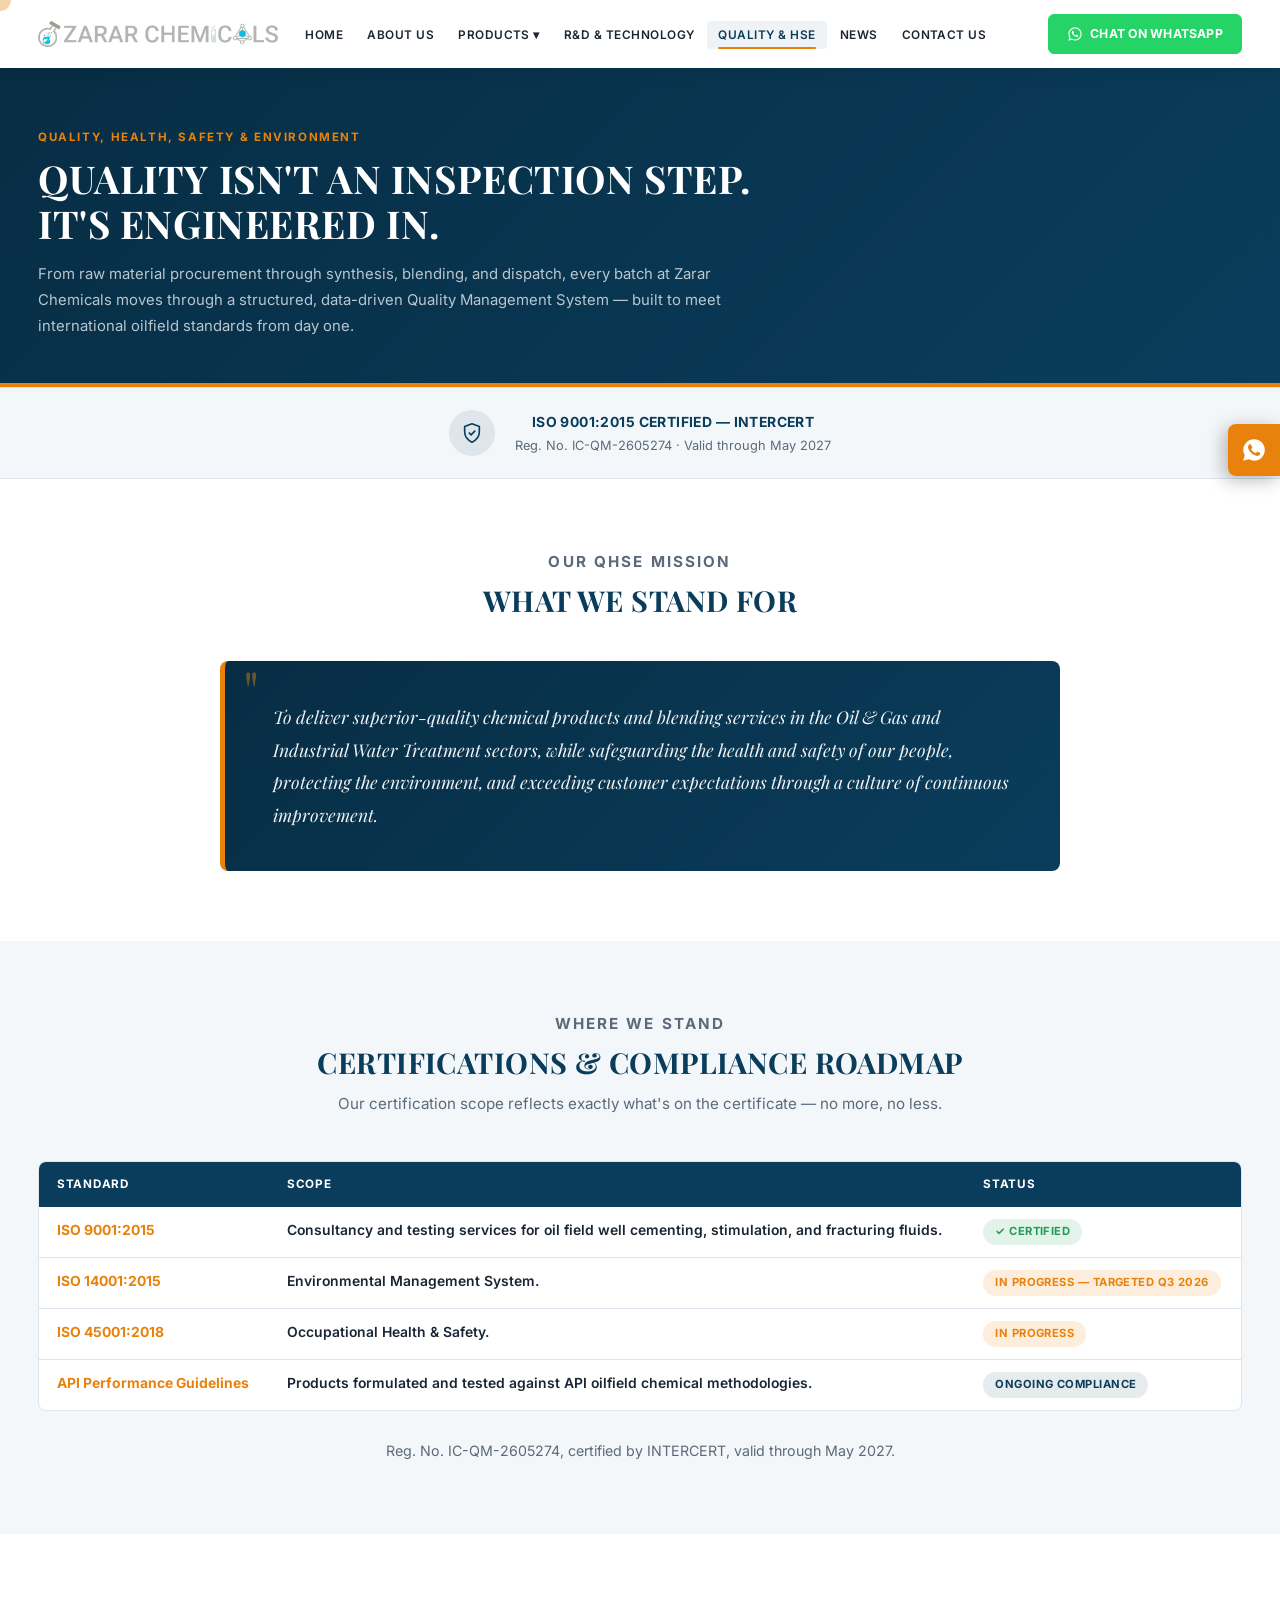
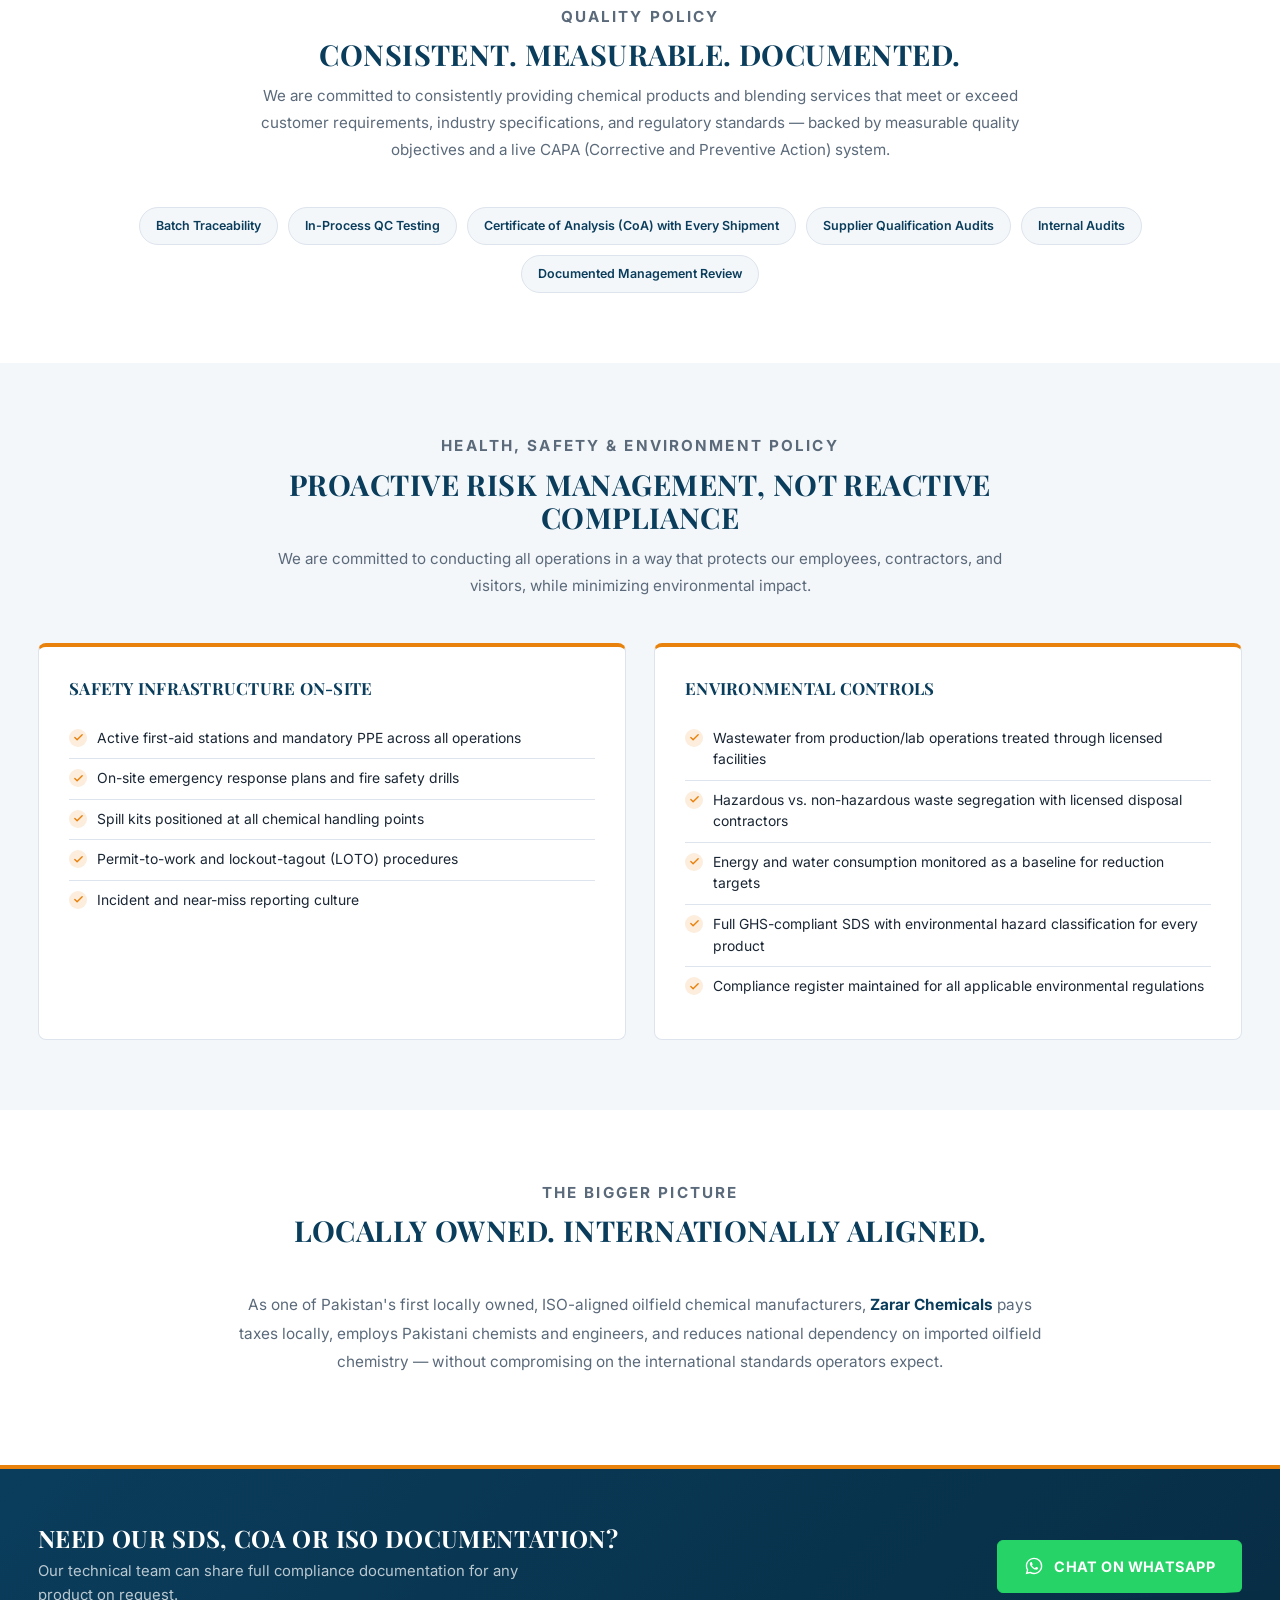
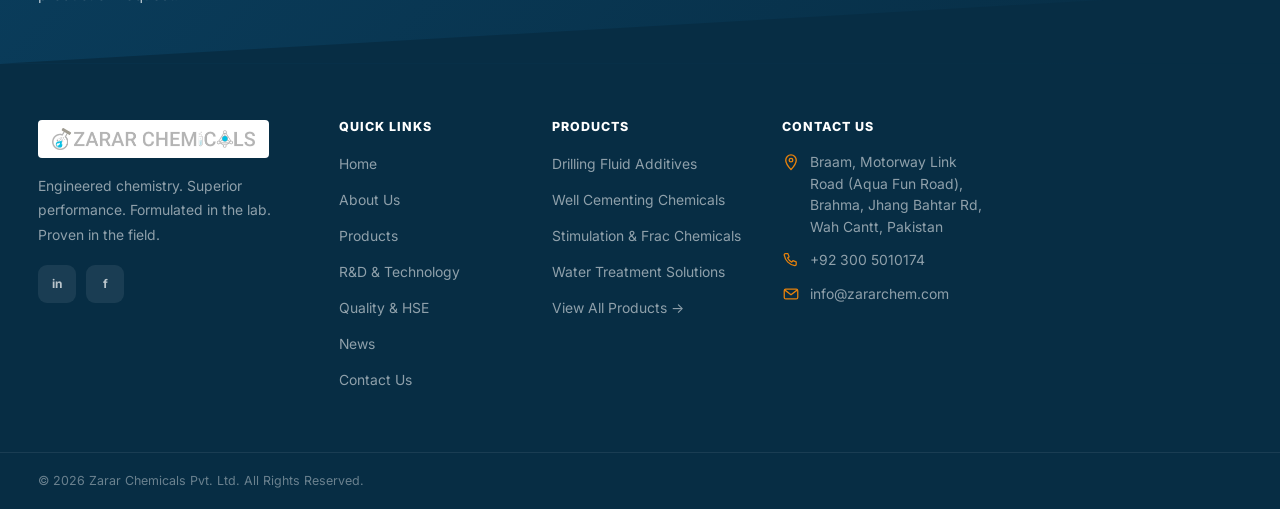
<file: quality-hse.html>
<!DOCTYPE html>
<html lang="en">
<head>
<meta charset="UTF-8">
<meta name="viewport" content="width=device-width, initial-scale=1.0">
<title>Quality, Health, Safety &amp; Environment (QHSE) | Zarar Chemicals</title>
<link rel="preconnect" href="https://fonts.googleapis.com">
<link rel="preconnect" href="https://fonts.gstatic.com" crossorigin>
<link href="https://fonts.googleapis.com/css2?family=Playfair+Display:ital,wght@0,700;0,900;1,700&family=Inter:wght@400;500;600;700;800&display=swap" rel="stylesheet">
<link rel="stylesheet" href="style.css">
</head>
<body>

<!-- ===== HEADER ===== -->
<header class="site-header">
  <div class="container header-inner">
    <a href="index.html" class="logo">
      <img src="assets/images/zarar-logo.jpg" alt="Zarar Chemicals" class="logo-img">
    </a>
    <nav class="main-nav">
      <ul>
        <li><a href="index.html#home">Home</a></li>
        <li><a href="index.html#about">About Us</a></li>
        <li class="has-dropdown">
          <a href="products.html">Products ▾</a>
          <ul class="dropdown">
            <li><a href="products.html#drilling-fluid-additives">Drilling Fluid Additives</a></li>
            <li><a href="products.html#well-cementing-chemicals">Well Cementing Chemicals</a></li>
            <li><a href="products.html#stimulation-frac-chemicals">Stimulation &amp; Frac Chemicals</a></li>
            <li><a href="products.html#water-treatment-products">Water Treatment Solutions</a></li>
            <li><a href="products.html">View All Products →</a></li>
          </ul>
        </li>
        <li><a href="rd-technology.html">R&amp;D &amp; Technology</a></li>
        <li><a href="quality-hse.html" class="active">Quality &amp; HSE</a></li>
        <li><a href="news.html">News</a></li>
        <li><a href="index.html#contact">Contact Us</a></li>
      </ul>
    </nav>
    <a href="https://wa.me/923005010174" target="_blank" rel="noopener" class="header-whatsapp-btn">
      <svg viewBox="0 0 24 24" fill="currentColor" xmlns="http://www.w3.org/2000/svg"><path d="M12.04 2C6.58 2 2.13 6.45 2.13 11.91c0 1.75.46 3.46 1.33 4.96L2 22l5.25-1.38a9.9 9.9 0 0 0 4.79 1.22h.01c5.46 0 9.91-4.45 9.91-9.91 0-2.65-1.03-5.14-2.9-7.01A9.86 9.86 0 0 0 12.04 2Zm0 18.13h-.01a8.2 8.2 0 0 1-4.19-1.15l-.3-.18-3.12.82.83-3.04-.2-.31a8.22 8.22 0 0 1-1.26-4.36c0-4.55 3.7-8.25 8.26-8.25 2.2 0 4.27.86 5.83 2.42a8.19 8.19 0 0 1 2.41 5.84c0 4.55-3.71 8.25-8.25 8.25Zm4.52-6.19c-.25-.12-1.47-.72-1.7-.81-.23-.08-.39-.12-.56.13-.16.25-.64.81-.78.97-.15.16-.29.18-.54.06-.25-.12-1.04-.38-1.98-1.22-.73-.65-1.23-1.46-1.37-1.71-.14-.25-.02-.38.11-.51.11-.11.25-.29.37-.43.12-.15.16-.25.25-.42.08-.16.04-.31-.02-.43-.06-.13-.56-1.34-.76-1.84-.2-.48-.4-.42-.56-.42-.14-.01-.31-.01-.47-.01-.16 0-.43.06-.65.31-.23.25-.85.83-.85 2.02 0 1.19.87 2.34.99 2.5.12.16 1.71 2.61 4.14 3.66.58.25 1.03.4 1.38.51.58.18 1.11.16 1.53.1.47-.07 1.47-.6 1.67-1.18.21-.58.21-1.08.14-1.18-.06-.11-.22-.17-.47-.29Z"/></svg>
      Chat on WhatsApp
    </a>
    <button class="nav-toggle" aria-label="Toggle navigation">
      <span></span><span></span><span></span>
    </button>
  </div>
</header>

<!-- ===== PAGE HERO ===== -->
<section class="products-hero">
  <div class="container">
    <p class="eyebrow">Quality, Health, Safety &amp; Environment</p>
    <h1>Quality Isn't An Inspection Step.<br>It's Engineered In.</h1>
    <p class="products-hero-desc">From raw material procurement through synthesis, blending, and dispatch, every batch at Zarar Chemicals moves through a structured, data-driven Quality Management System — built to meet international oilfield standards from day one.</p>
  </div>
</section>

<!-- ===== TRUST BAR ===== -->
<div class="trust-bar">
  <div class="container trust-bar-inner">
    <div class="trust-bar-badge">
      <svg viewBox="0 0 24 24" fill="none" stroke="currentColor" stroke-width="1.8" stroke-linecap="round" stroke-linejoin="round"><path d="M12 2 4 5v6c0 5.5 3.7 9 8 11 4.3-2 8-5.5 8-11V5l-8-3z"/><path d="m9 12 2 2 4-4"/></svg>
    </div>
    <div class="trust-bar-text">
      <strong>ISO 9001:2015 Certified — INTERCERT</strong>
      <span>Reg. No. IC-QM-2605274 · Valid through May 2027</span>
    </div>
  </div>
</div>

<!-- ===== QHSE MISSION ===== -->
<section class="page-section">
  <div class="container">
    <div class="page-section-head">
      <p class="eyebrow center">Our QHSE Mission</p>
      <h2>What We Stand For</h2>
    </div>
    <blockquote class="mission-quote">
      To deliver superior-quality chemical products and blending services in the Oil &amp; Gas and Industrial Water Treatment sectors, while safeguarding the health and safety of our people, protecting the environment, and exceeding customer expectations through a culture of continuous improvement.
    </blockquote>
  </div>
</section>

<!-- ===== CERTIFICATIONS & COMPLIANCE ROADMAP ===== -->
<section class="page-section alt">
  <div class="container">
    <div class="page-section-head">
      <p class="eyebrow center">Where We Stand</p>
      <h2>Certifications &amp; Compliance Roadmap</h2>
      <p>Our certification scope reflects exactly what's on the certificate — no more, no less.</p>
    </div>
    <div class="product-table-wrap">
      <table class="product-table">
        <thead><tr><th>Standard</th><th>Scope</th><th>Status</th></tr></thead>
        <tbody>
          <tr>
            <td>ISO 9001:2015</td>
            <td>Consultancy and testing services for oil field well cementing, stimulation, and fracturing fluids.</td>
            <td><span class="status-pill status-done">✓ Certified</span></td>
          </tr>
          <tr>
            <td>ISO 14001:2015</td>
            <td>Environmental Management System.</td>
            <td><span class="status-pill status-progress">In Progress — Targeted Q3 2026</span></td>
          </tr>
          <tr>
            <td>ISO 45001:2018</td>
            <td>Occupational Health &amp; Safety.</td>
            <td><span class="status-pill status-progress">In Progress</span></td>
          </tr>
          <tr>
            <td>API Performance Guidelines</td>
            <td>Products formulated and tested against API oilfield chemical methodologies.</td>
            <td><span class="status-pill status-ongoing">Ongoing Compliance</span></td>
          </tr>
        </tbody>
      </table>
    </div>
    <p class="capability-note">Reg. No. IC-QM-2605274, certified by INTERCERT, valid through May 2027.</p>
  </div>
</section>

<!-- ===== QUALITY POLICY ===== -->
<section class="page-section">
  <div class="container">
    <div class="page-section-head">
      <p class="eyebrow center">Quality Policy</p>
      <h2>Consistent. Measurable. Documented.</h2>
      <p>We are committed to consistently providing chemical products and blending services that meet or exceed customer requirements, industry specifications, and regulatory standards — backed by measurable quality objectives and a live CAPA (Corrective and Preventive Action) system.</p>
    </div>
    <div class="tag-row">
      <span class="tag-chip">Batch Traceability</span>
      <span class="tag-chip">In-Process QC Testing</span>
      <span class="tag-chip">Certificate of Analysis (CoA) with Every Shipment</span>
      <span class="tag-chip">Supplier Qualification Audits</span>
      <span class="tag-chip">Internal Audits</span>
      <span class="tag-chip">Documented Management Review</span>
    </div>
  </div>
</section>

<!-- ===== HSE POLICY ===== -->
<section class="page-section alt">
  <div class="container">
    <div class="page-section-head">
      <p class="eyebrow center">Health, Safety &amp; Environment Policy</p>
      <h2>Proactive Risk Management, Not Reactive Compliance</h2>
      <p>We are committed to conducting all operations in a way that protects our employees, contractors, and visitors, while minimizing environmental impact.</p>
    </div>
    <div class="policy-grid">
      <div class="policy-col reveal">
        <h3>Safety Infrastructure On-Site</h3>
        <ul>
          <li><span class="tick"><svg viewBox="0 0 24 24" fill="none" stroke="currentColor" stroke-width="3" stroke-linecap="round" stroke-linejoin="round"><path d="M20 6 9 17l-5-5"/></svg></span>Active first-aid stations and mandatory PPE across all operations</li>
          <li><span class="tick"><svg viewBox="0 0 24 24" fill="none" stroke="currentColor" stroke-width="3" stroke-linecap="round" stroke-linejoin="round"><path d="M20 6 9 17l-5-5"/></svg></span>On-site emergency response plans and fire safety drills</li>
          <li><span class="tick"><svg viewBox="0 0 24 24" fill="none" stroke="currentColor" stroke-width="3" stroke-linecap="round" stroke-linejoin="round"><path d="M20 6 9 17l-5-5"/></svg></span>Spill kits positioned at all chemical handling points</li>
          <li><span class="tick"><svg viewBox="0 0 24 24" fill="none" stroke="currentColor" stroke-width="3" stroke-linecap="round" stroke-linejoin="round"><path d="M20 6 9 17l-5-5"/></svg></span>Permit-to-work and lockout-tagout (LOTO) procedures</li>
          <li><span class="tick"><svg viewBox="0 0 24 24" fill="none" stroke="currentColor" stroke-width="3" stroke-linecap="round" stroke-linejoin="round"><path d="M20 6 9 17l-5-5"/></svg></span>Incident and near-miss reporting culture</li>
        </ul>
      </div>
      <div class="policy-col reveal">
        <h3>Environmental Controls</h3>
        <ul>
          <li><span class="tick"><svg viewBox="0 0 24 24" fill="none" stroke="currentColor" stroke-width="3" stroke-linecap="round" stroke-linejoin="round"><path d="M20 6 9 17l-5-5"/></svg></span>Wastewater from production/lab operations treated through licensed facilities</li>
          <li><span class="tick"><svg viewBox="0 0 24 24" fill="none" stroke="currentColor" stroke-width="3" stroke-linecap="round" stroke-linejoin="round"><path d="M20 6 9 17l-5-5"/></svg></span>Hazardous vs. non-hazardous waste segregation with licensed disposal contractors</li>
          <li><span class="tick"><svg viewBox="0 0 24 24" fill="none" stroke="currentColor" stroke-width="3" stroke-linecap="round" stroke-linejoin="round"><path d="M20 6 9 17l-5-5"/></svg></span>Energy and water consumption monitored as a baseline for reduction targets</li>
          <li><span class="tick"><svg viewBox="0 0 24 24" fill="none" stroke="currentColor" stroke-width="3" stroke-linecap="round" stroke-linejoin="round"><path d="M20 6 9 17l-5-5"/></svg></span>Full GHS-compliant SDS with environmental hazard classification for every product</li>
          <li><span class="tick"><svg viewBox="0 0 24 24" fill="none" stroke="currentColor" stroke-width="3" stroke-linecap="round" stroke-linejoin="round"><path d="M20 6 9 17l-5-5"/></svg></span>Compliance register maintained for all applicable environmental regulations</li>
        </ul>
      </div>
    </div>
  </div>
</section>

<!-- ===== THE BIGGER PICTURE ===== -->
<section class="page-section">
  <div class="container">
    <div class="page-section-head">
      <p class="eyebrow center">The Bigger Picture</p>
      <h2>Locally Owned. Internationally Aligned.</h2>
    </div>
    <div class="page-body-text center">
      <p>As one of Pakistan's first locally owned, ISO-aligned oilfield chemical manufacturers, <strong>Zarar Chemicals</strong> pays taxes locally, employs Pakistani chemists and engineers, and reduces national dependency on imported oilfield chemistry — without compromising on the international standards operators expect.</p>
    </div>
  </div>
</section>

<!-- ===== CTA ===== -->
<section class="products-cta">
  <div class="container products-cta-inner">
    <div>
      <h2>Need Our SDS, CoA Or ISO Documentation?</h2>
      <p>Our technical team can share full compliance documentation for any product on request.</p>
    </div>
    <a href="https://wa.me/923005010174" target="_blank" rel="noopener" class="btn-whatsapp">
      <svg viewBox="0 0 24 24" fill="currentColor" xmlns="http://www.w3.org/2000/svg"><path d="M12.04 2C6.58 2 2.13 6.45 2.13 11.91c0 1.75.46 3.46 1.33 4.96L2 22l5.25-1.38a9.9 9.9 0 0 0 4.79 1.22h.01c5.46 0 9.91-4.45 9.91-9.91 0-2.65-1.03-5.14-2.9-7.01A9.86 9.86 0 0 0 12.04 2Zm0 18.13h-.01a8.2 8.2 0 0 1-4.19-1.15l-.3-.18-3.12.82.83-3.04-.2-.31a8.22 8.22 0 0 1-1.26-4.36c0-4.55 3.7-8.25 8.26-8.25 2.2 0 4.27.86 5.83 2.42a8.19 8.19 0 0 1 2.41 5.84c0 4.55-3.71 8.25-8.25 8.25Zm4.52-6.19c-.25-.12-1.47-.72-1.7-.81-.23-.08-.39-.12-.56.13-.16.25-.64.81-.78.97-.15.16-.29.18-.54.06-.25-.12-1.04-.38-1.98-1.22-.73-.65-1.23-1.46-1.37-1.71-.14-.25-.02-.38.11-.51.11-.11.25-.29.37-.43.12-.15.16-.25.25-.42.08-.16.04-.31-.02-.43-.06-.13-.56-1.34-.76-1.84-.2-.48-.4-.42-.56-.42-.14-.01-.31-.01-.47-.01-.16 0-.43.06-.65.31-.23.25-.85.83-.85 2.02 0 1.19.87 2.34.99 2.5.12.16 1.71 2.61 4.14 3.66.58.25 1.03.4 1.38.51.58.18 1.11.16 1.53.1.47-.07 1.47-.6 1.67-1.18.21-.58.21-1.08.14-1.18-.06-.11-.22-.17-.47-.29Z"/></svg>
      Chat on WhatsApp
    </a>
  </div>
</section>

<div class="angle-divider lg to-primary-dark"></div>

<!-- ===== FOOTER ===== -->
<footer class="site-footer" id="contact">
  <div class="container footer-grid">
    <div class="footer-col footer-brand">
      <a href="index.html" class="logo logo-footer">
        <img src="assets/images/zarar-logo.jpg" alt="Zarar Chemicals" class="logo-img">
      </a>
      <p>Engineered chemistry. Superior performance. Formulated in the lab. Proven in the field.</p>
      <div class="socials">
        <a href="https://www.linkedin.com/company/zarar-chemicals/" target="_blank" rel="noopener" aria-label="LinkedIn">in</a>
        <a href="https://www.facebook.com/zararchem" target="_blank" rel="noopener" aria-label="Facebook">f</a>
      </div>
    </div>
    <div class="footer-col">
      <h4>Quick Links</h4>
      <ul>
        <li><a href="index.html#home">Home</a></li>
        <li><a href="index.html#about">About Us</a></li>
        <li><a href="products.html">Products</a></li>
        <li><a href="rd-technology.html">R&amp;D &amp; Technology</a></li>
        <li><a href="quality-hse.html">Quality &amp; HSE</a></li>
        <li><a href="news.html">News</a></li>
        <li><a href="index.html#contact">Contact Us</a></li>
      </ul>
    </div>
    <div class="footer-col">
      <h4>Products</h4>
      <ul>
        <li><a href="products.html#drilling-fluid-additives">Drilling Fluid Additives</a></li>
        <li><a href="products.html#well-cementing-chemicals">Well Cementing Chemicals</a></li>
        <li><a href="products.html#stimulation-frac-chemicals">Stimulation &amp; Frac Chemicals</a></li>
        <li><a href="products.html#water-treatment-products">Water Treatment Solutions</a></li>
        <li><a href="products.html">View All Products →</a></li>
      </ul>
    </div>
    <div class="footer-col">
      <h4>Contact Us</h4>
      <ul class="contact-list">
        <li>
          <span class="contact-icon"><svg viewBox="0 0 24 24" fill="none" xmlns="http://www.w3.org/2000/svg"><path d="M12 22s7-7.58 7-12.5A7 7 0 0 0 5 9.5C5 14.42 12 22 12 22Z" stroke="currentColor" stroke-width="1.8" stroke-linejoin="round"/><circle cx="12" cy="9.5" r="2.4" stroke="currentColor" stroke-width="1.8"/></svg></span>
          <span>Braam, Motorway Link Road (Aqua Fun Road), Brahma, Jhang Bahtar Rd, Wah Cantt, Pakistan</span>
        </li>
        <li>
          <span class="contact-icon"><svg viewBox="0 0 24 24" fill="none" xmlns="http://www.w3.org/2000/svg"><path d="M4.5 3.5h3.4l1.6 4.3-2 1.6a12.6 12.6 0 0 0 5.5 5.5l1.6-2 4.3 1.6v3.4c0 1-.8 1.7-1.8 1.6a17 17 0 0 1-14.1-14C2.8 4.3 3.5 3.5 4.5 3.5Z" stroke="currentColor" stroke-width="1.7" stroke-linejoin="round"/></svg></span>
          <span>+92 300 5010174</span>
        </li>
        <li>
          <span class="contact-icon"><svg viewBox="0 0 24 24" fill="none" xmlns="http://www.w3.org/2000/svg"><rect x="3" y="5.5" width="18" height="13" rx="2" stroke="currentColor" stroke-width="1.7"/><path d="M3.5 6.5 12 13l8.5-6.5" stroke="currentColor" stroke-width="1.7" stroke-linejoin="round"/></svg></span>
          <span>info@zararchem.com</span>
        </li>
      </ul>
    </div>
  </div>
  <div class="footer-bottom">
    <div class="container footer-bottom-inner">
      <p>© 2026 Zarar Chemicals Pvt. Ltd. All Rights Reserved.</p>
    </div>
  </div>
</footer>

<script src="script.js"></script>

<!-- ===== WHATSAPP FLOATING BUTTON ===== -->
<div class="whatsapp-float">
  <a href="https://wa.me/923005010174" target="_blank" rel="noopener" aria-label="Chat on WhatsApp">
    <svg viewBox="0 0 24 24" fill="currentColor"><path d="M12.04 2C6.58 2 2.13 6.45 2.13 11.91c0 1.75.46 3.46 1.33 4.96L2 22l5.25-1.38a9.9 9.9 0 0 0 4.79 1.22h.01c5.46 0 9.9-4.45 9.9-9.91 0-2.65-1.03-5.14-2.9-7.01A9.82 9.82 0 0 0 12.04 2zm5.78 14.02c-.24.68-1.4 1.32-1.93 1.4-.5.08-1.11.11-1.79-.11-.41-.13-.94-.31-1.62-.6-2.85-1.23-4.71-4.1-4.85-4.29-.14-.19-1.16-1.54-1.16-2.93 0-1.4.73-2.08 1-2.36.26-.28.56-.35.75-.35.19 0 .38 0 .55.01.18.01.42-.07.65.5.24.58.81 2 .88 2.15.07.15.12.32.02.51-.09.19-.14.31-.28.48-.14.17-.29.37-.42.5-.14.14-.29.29-.12.57.16.28.72 1.19 1.55 1.93 1.07.95 1.97 1.25 2.25 1.39.28.14.44.12.6-.07.16-.19.68-.79.87-1.06.18-.27.36-.22.6-.13.24.09 1.53.72 1.79.85.26.13.43.19.5.3.06.11.06.63-.18 1.31z"/></svg>
  </a>
</div>
</body>
</html>
</file>
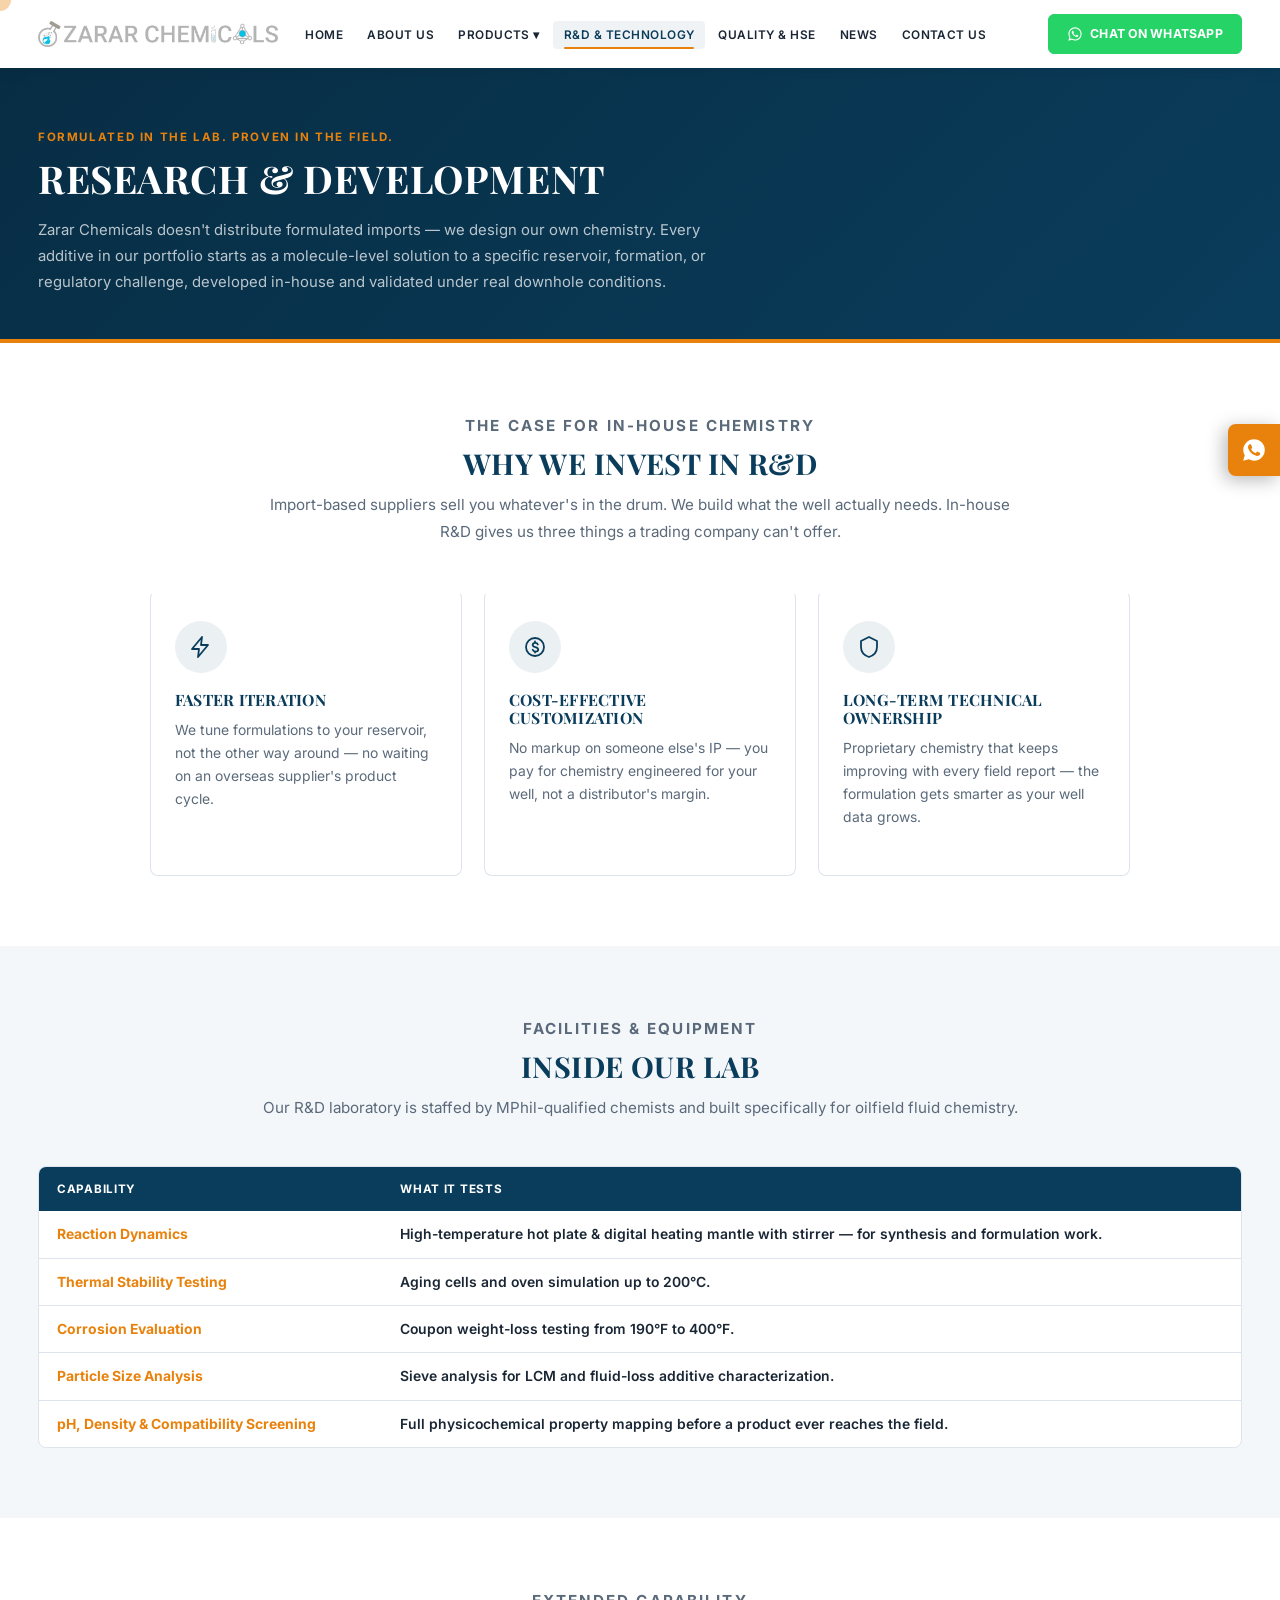
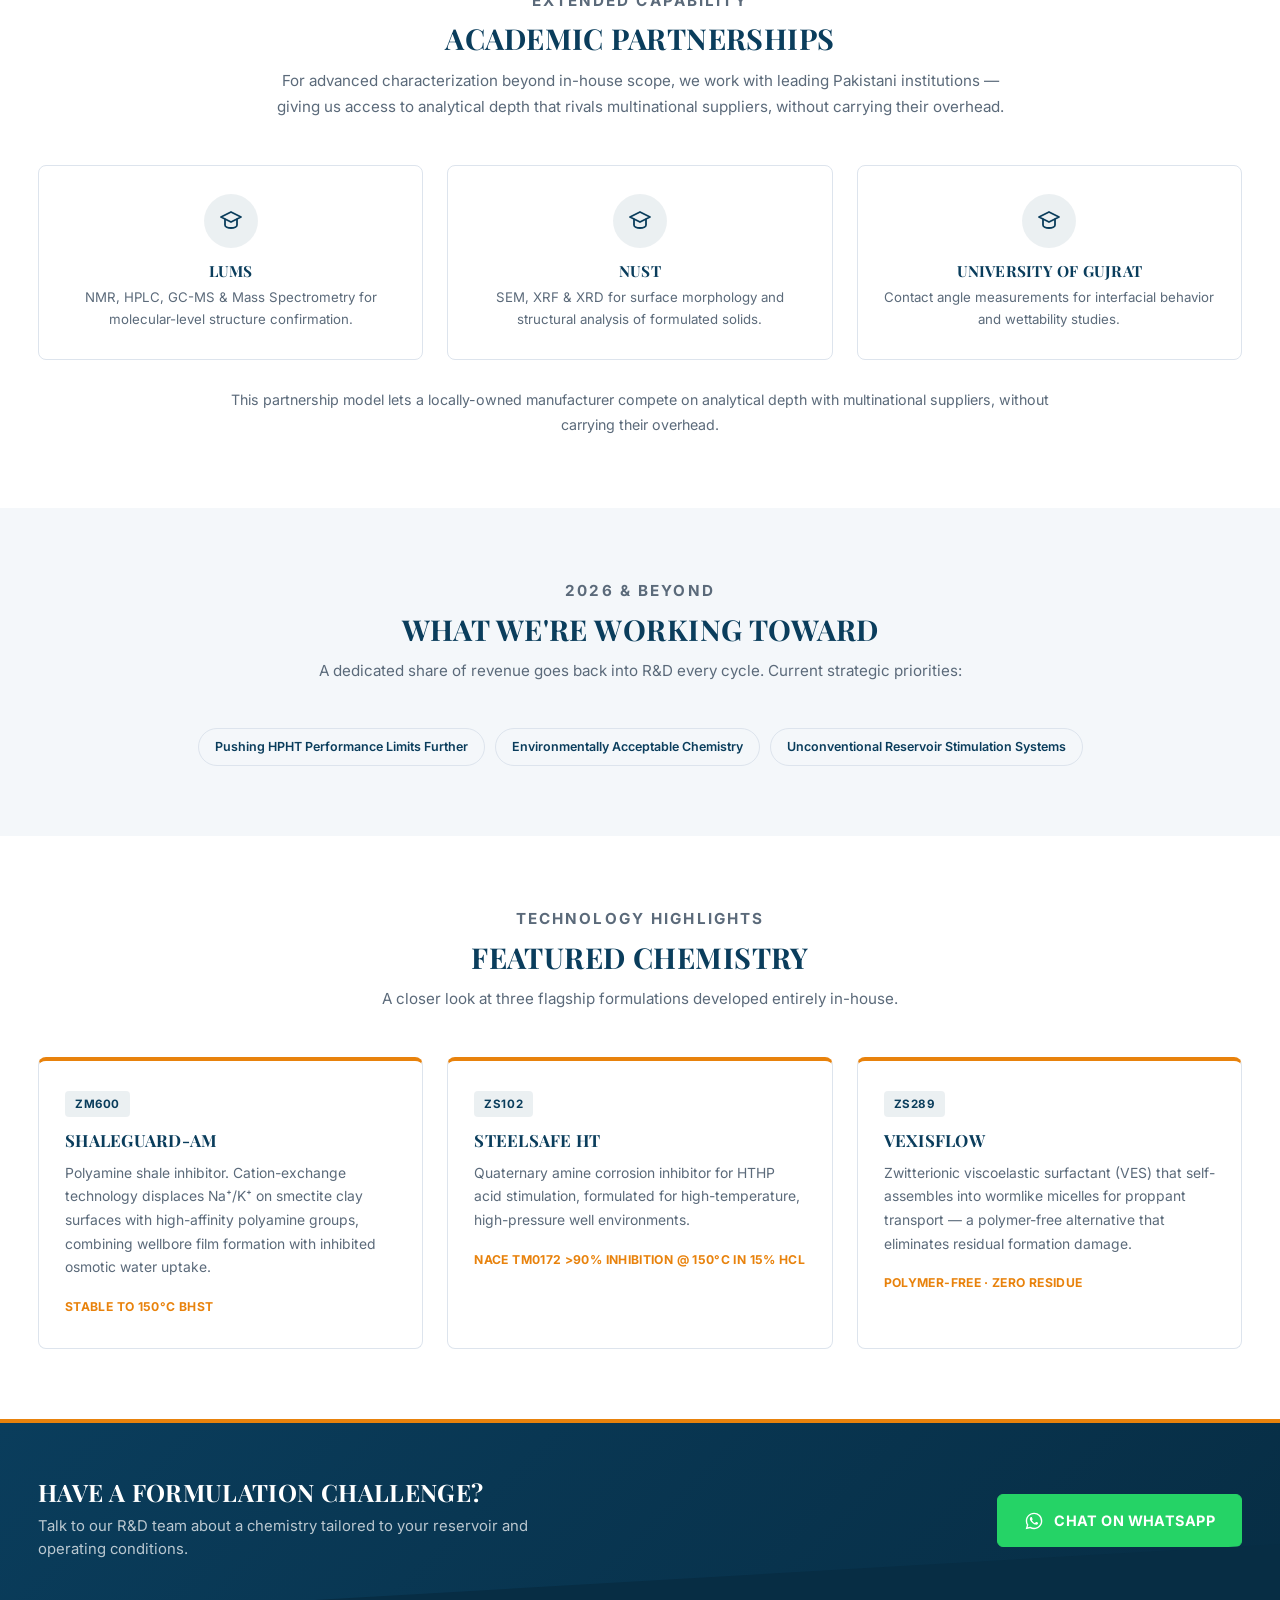
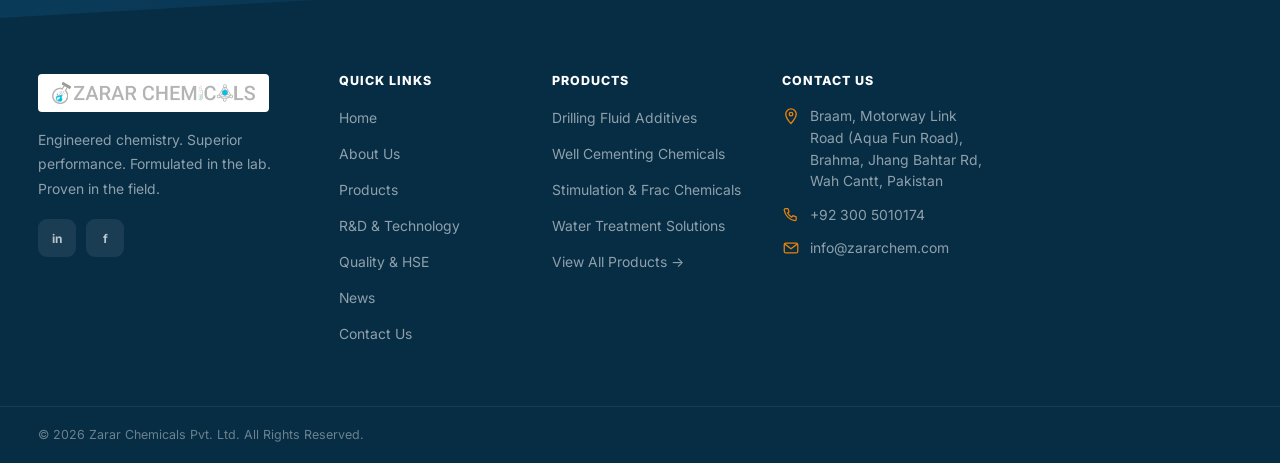
<file: rd-technology.html>
<!DOCTYPE html>
<html lang="en">
<head>
<meta charset="UTF-8">
<meta name="viewport" content="width=device-width, initial-scale=1.0">
<title>R&amp;D &amp; Technology | Zarar Chemicals</title>
<link rel="preconnect" href="https://fonts.googleapis.com">
<link rel="preconnect" href="https://fonts.gstatic.com" crossorigin>
<link href="https://fonts.googleapis.com/css2?family=Playfair+Display:ital,wght@0,700;0,900;1,700&family=Inter:wght@400;500;600;700;800&display=swap" rel="stylesheet">
<link rel="stylesheet" href="style.css">
</head>
<body>

<!-- ===== HEADER ===== -->
<header class="site-header">
  <div class="container header-inner">
    <a href="index.html" class="logo">
      <img src="assets/images/zarar-logo.jpg" alt="Zarar Chemicals" class="logo-img">
    </a>
    <nav class="main-nav">
      <ul>
        <li><a href="index.html#home">Home</a></li>
        <li><a href="index.html#about">About Us</a></li>
        <li class="has-dropdown">
          <a href="products.html">Products ▾</a>
          <ul class="dropdown">
            <li><a href="products.html#drilling-fluid-additives">Drilling Fluid Additives</a></li>
            <li><a href="products.html#well-cementing-chemicals">Well Cementing Chemicals</a></li>
            <li><a href="products.html#stimulation-frac-chemicals">Stimulation &amp; Frac Chemicals</a></li>
            <li><a href="products.html#water-treatment-products">Water Treatment Solutions</a></li>
            <li><a href="products.html">View All Products →</a></li>
          </ul>
        </li>
        <li><a href="rd-technology.html" class="active">R&amp;D &amp; Technology</a></li>
        <li><a href="quality-hse.html">Quality &amp; HSE</a></li>
        <li><a href="news.html">News</a></li>
        <li><a href="index.html#contact">Contact Us</a></li>
      </ul>
    </nav>
    <a href="https://wa.me/923005010174" target="_blank" rel="noopener" class="header-whatsapp-btn">
      <svg viewBox="0 0 24 24" fill="currentColor" xmlns="http://www.w3.org/2000/svg"><path d="M12.04 2C6.58 2 2.13 6.45 2.13 11.91c0 1.75.46 3.46 1.33 4.96L2 22l5.25-1.38a9.9 9.9 0 0 0 4.79 1.22h.01c5.46 0 9.91-4.45 9.91-9.91 0-2.65-1.03-5.14-2.9-7.01A9.86 9.86 0 0 0 12.04 2Zm0 18.13h-.01a8.2 8.2 0 0 1-4.19-1.15l-.3-.18-3.12.82.83-3.04-.2-.31a8.22 8.22 0 0 1-1.26-4.36c0-4.55 3.7-8.25 8.26-8.25 2.2 0 4.27.86 5.83 2.42a8.19 8.19 0 0 1 2.41 5.84c0 4.55-3.71 8.25-8.25 8.25Zm4.52-6.19c-.25-.12-1.47-.72-1.7-.81-.23-.08-.39-.12-.56.13-.16.25-.64.81-.78.97-.15.16-.29.18-.54.06-.25-.12-1.04-.38-1.98-1.22-.73-.65-1.23-1.46-1.37-1.71-.14-.25-.02-.38.11-.51.11-.11.25-.29.37-.43.12-.15.16-.25.25-.42.08-.16.04-.31-.02-.43-.06-.13-.56-1.34-.76-1.84-.2-.48-.4-.42-.56-.42-.14-.01-.31-.01-.47-.01-.16 0-.43.06-.65.31-.23.25-.85.83-.85 2.02 0 1.19.87 2.34.99 2.5.12.16 1.71 2.61 4.14 3.66.58.25 1.03.4 1.38.51.58.18 1.11.16 1.53.1.47-.07 1.47-.6 1.67-1.18.21-.58.21-1.08.14-1.18-.06-.11-.22-.17-.47-.29Z"/></svg>
      Chat on WhatsApp
    </a>
    <button class="nav-toggle" aria-label="Toggle navigation">
      <span></span><span></span><span></span>
    </button>
  </div>
</header>

<!-- ===== PAGE HERO ===== -->
<section class="products-hero">
  <div class="container">
    <p class="eyebrow">Formulated In The Lab. Proven In The Field.</p>
    <h1>Research &amp; Development</h1>
    <p class="products-hero-desc">Zarar Chemicals doesn't distribute formulated imports — we design our own chemistry. Every additive in our portfolio starts as a molecule-level solution to a specific reservoir, formation, or regulatory challenge, developed in-house and validated under real downhole conditions.</p>
  </div>
</section>

<!-- ===== WHY WE INVEST IN R&D ===== -->
<section class="page-section">
  <div class="container">
    <div class="page-section-head">
      <p class="eyebrow center">The Case For In-House Chemistry</p>
      <h2>Why We Invest In R&amp;D</h2>
      <p>Import-based suppliers sell you whatever's in the drum. We build what the well actually needs. In-house R&amp;D gives us three things a trading company can't offer.</p>
    </div>
    <div class="card-grid card-grid-3">
      <div class="solution-card">
        <div class="card-icon"><svg viewBox="0 0 24 24" fill="none" stroke="currentColor" stroke-width="1.8" stroke-linecap="round" stroke-linejoin="round"><path d="M13 2 3 14h7l-1 8 10-12h-7l1-8z"/></svg></div>
        <h3>Faster Iteration</h3>
        <p>We tune formulations to your reservoir, not the other way around — no waiting on an overseas supplier's product cycle.</p>
      </div>
      <div class="solution-card">
        <div class="card-icon"><svg viewBox="0 0 24 24" fill="none" stroke="currentColor" stroke-width="1.8" stroke-linecap="round" stroke-linejoin="round"><circle cx="12" cy="12" r="9"/><path d="M14.8 9.5a2.5 2.5 0 0 0-2.5-1.7c-1.6 0-2.6 1-2.6 2.1 0 1.3 1.1 1.8 2.6 2.2 1.7.4 2.9 1 2.9 2.4 0 1.2-1.1 2.1-2.7 2.1-1.4 0-2.4-.7-2.8-1.8M12 6.5v1M12 16.5v1"/></svg></div>
        <h3>Cost-Effective Customization</h3>
        <p>No markup on someone else's IP — you pay for chemistry engineered for your well, not a distributor's margin.</p>
      </div>
      <div class="solution-card">
        <div class="card-icon"><svg viewBox="0 0 24 24" fill="none" stroke="currentColor" stroke-width="1.8" stroke-linecap="round" stroke-linejoin="round"><path d="M12 2 4 6v6c0 5 3.5 8.5 8 10 4.5-1.5 8-5 8-10V6l-8-4z"/></svg></div>
        <h3>Long-Term Technical Ownership</h3>
        <p>Proprietary chemistry that keeps improving with every field report — the formulation gets smarter as your well data grows.</p>
      </div>
    </div>
  </div>
</section>

<!-- ===== INSIDE OUR LAB ===== -->
<section class="page-section alt">
  <div class="container">
    <div class="page-section-head">
      <p class="eyebrow center">Facilities &amp; Equipment</p>
      <h2>Inside Our Lab</h2>
      <p>Our R&amp;D laboratory is staffed by MPhil-qualified chemists and built specifically for oilfield fluid chemistry.</p>
    </div>
    <div class="product-table-wrap">
      <table class="product-table">
        <thead><tr><th>Capability</th><th>What It Tests</th></tr></thead>
        <tbody>
          <tr><td>Reaction Dynamics</td><td>High-temperature hot plate &amp; digital heating mantle with stirrer — for synthesis and formulation work.</td></tr>
          <tr><td>Thermal Stability Testing</td><td>Aging cells and oven simulation up to 200°C.</td></tr>
          <tr><td>Corrosion Evaluation</td><td>Coupon weight-loss testing from 190°F to 400°F.</td></tr>
          <tr><td>Particle Size Analysis</td><td>Sieve analysis for LCM and fluid-loss additive characterization.</td></tr>
          <tr><td>pH, Density &amp; Compatibility Screening</td><td>Full physicochemical property mapping before a product ever reaches the field.</td></tr>
        </tbody>
      </table>
    </div>
  </div>
</section>

<!-- ===== ACADEMIC PARTNERSHIPS ===== -->
<section class="page-section">
  <div class="container">
    <div class="page-section-head">
      <p class="eyebrow center">Extended Capability</p>
      <h2>Academic Partnerships</h2>
      <p>For advanced characterization beyond in-house scope, we work with leading Pakistani institutions — giving us access to analytical depth that rivals multinational suppliers, without carrying their overhead.</p>
    </div>
    <div class="partner-grid">
      <div class="partner-card reveal">
        <div class="partner-icon"><svg viewBox="0 0 24 24" fill="none" stroke="currentColor" stroke-width="1.8" stroke-linecap="round" stroke-linejoin="round"><path d="M12 3 2 8l10 5 10-5-10-5z"/><path d="M6 10.5V16c0 1.7 2.7 3 6 3s6-1.3 6-3v-5.5"/></svg></div>
        <h4>LUMS</h4>
        <p>NMR, HPLC, GC-MS &amp; Mass Spectrometry for molecular-level structure confirmation.</p>
      </div>
      <div class="partner-card reveal">
        <div class="partner-icon"><svg viewBox="0 0 24 24" fill="none" stroke="currentColor" stroke-width="1.8" stroke-linecap="round" stroke-linejoin="round"><path d="M12 3 2 8l10 5 10-5-10-5z"/><path d="M6 10.5V16c0 1.7 2.7 3 6 3s6-1.3 6-3v-5.5"/></svg></div>
        <h4>NUST</h4>
        <p>SEM, XRF &amp; XRD for surface morphology and structural analysis of formulated solids.</p>
      </div>
      <div class="partner-card reveal">
        <div class="partner-icon"><svg viewBox="0 0 24 24" fill="none" stroke="currentColor" stroke-width="1.8" stroke-linecap="round" stroke-linejoin="round"><path d="M12 3 2 8l10 5 10-5-10-5z"/><path d="M6 10.5V16c0 1.7 2.7 3 6 3s6-1.3 6-3v-5.5"/></svg></div>
        <h4>University of Gujrat</h4>
        <p>Contact angle measurements for interfacial behavior and wettability studies.</p>
      </div>
    </div>
    <p class="capability-note">This partnership model lets a locally-owned manufacturer compete on analytical depth with multinational suppliers, without carrying their overhead.</p>
  </div>
</section>

<!-- ===== WHAT WE'RE WORKING TOWARD ===== -->
<section class="page-section alt">
  <div class="container">
    <div class="page-section-head">
      <p class="eyebrow center">2026 &amp; Beyond</p>
      <h2>What We're Working Toward</h2>
      <p>A dedicated share of revenue goes back into R&amp;D every cycle. Current strategic priorities:</p>
    </div>
    <div class="tag-row">
      <span class="tag-chip">Pushing HPHT Performance Limits Further</span>
      <span class="tag-chip">Environmentally Acceptable Chemistry</span>
      <span class="tag-chip">Unconventional Reservoir Stimulation Systems</span>
    </div>
  </div>
</section>

<!-- ===== FEATURED TECHNOLOGY ===== -->
<section class="page-section">
  <div class="container">
    <div class="page-section-head">
      <p class="eyebrow center">Technology Highlights</p>
      <h2>Featured Chemistry</h2>
      <p>A closer look at three flagship formulations developed entirely in-house.</p>
    </div>
    <div class="tech-grid">
      <div class="tech-card reveal">
        <span class="tech-code">ZM600</span>
        <h3>ShaleGUARD-AM</h3>
        <p>Polyamine shale inhibitor. Cation-exchange technology displaces Na⁺/K⁺ on smectite clay surfaces with high-affinity polyamine groups, combining wellbore film formation with inhibited osmotic water uptake.</p>
        <span class="tech-spec">Stable to 150°C BHST</span>
      </div>
      <div class="tech-card reveal">
        <span class="tech-code">ZS102</span>
        <h3>STEELSAFE HT</h3>
        <p>Quaternary amine corrosion inhibitor for HTHP acid stimulation, formulated for high-temperature, high-pressure well environments.</p>
        <span class="tech-spec">NACE TM0172 &gt;90% Inhibition @ 150°C in 15% HCl</span>
      </div>
      <div class="tech-card reveal">
        <span class="tech-code">ZS289</span>
        <h3>VexisFLOW</h3>
        <p>Zwitterionic viscoelastic surfactant (VES) that self-assembles into wormlike micelles for proppant transport — a polymer-free alternative that eliminates residual formation damage.</p>
        <span class="tech-spec">Polymer-Free · Zero Residue</span>
      </div>
    </div>
  </div>
</section>

<!-- ===== CTA ===== -->
<section class="products-cta">
  <div class="container products-cta-inner">
    <div>
      <h2>Have A Formulation Challenge?</h2>
      <p>Talk to our R&amp;D team about a chemistry tailored to your reservoir and operating conditions.</p>
    </div>
    <a href="https://wa.me/923005010174" target="_blank" rel="noopener" class="btn-whatsapp">
      <svg viewBox="0 0 24 24" fill="currentColor" xmlns="http://www.w3.org/2000/svg"><path d="M12.04 2C6.58 2 2.13 6.45 2.13 11.91c0 1.75.46 3.46 1.33 4.96L2 22l5.25-1.38a9.9 9.9 0 0 0 4.79 1.22h.01c5.46 0 9.91-4.45 9.91-9.91 0-2.65-1.03-5.14-2.9-7.01A9.86 9.86 0 0 0 12.04 2Zm0 18.13h-.01a8.2 8.2 0 0 1-4.19-1.15l-.3-.18-3.12.82.83-3.04-.2-.31a8.22 8.22 0 0 1-1.26-4.36c0-4.55 3.7-8.25 8.26-8.25 2.2 0 4.27.86 5.83 2.42a8.19 8.19 0 0 1 2.41 5.84c0 4.55-3.71 8.25-8.25 8.25Zm4.52-6.19c-.25-.12-1.47-.72-1.7-.81-.23-.08-.39-.12-.56.13-.16.25-.64.81-.78.97-.15.16-.29.18-.54.06-.25-.12-1.04-.38-1.98-1.22-.73-.65-1.23-1.46-1.37-1.71-.14-.25-.02-.38.11-.51.11-.11.25-.29.37-.43.12-.15.16-.25.25-.42.08-.16.04-.31-.02-.43-.06-.13-.56-1.34-.76-1.84-.2-.48-.4-.42-.56-.42-.14-.01-.31-.01-.47-.01-.16 0-.43.06-.65.31-.23.25-.85.83-.85 2.02 0 1.19.87 2.34.99 2.5.12.16 1.71 2.61 4.14 3.66.58.25 1.03.4 1.38.51.58.18 1.11.16 1.53.1.47-.07 1.47-.6 1.67-1.18.21-.58.21-1.08.14-1.18-.06-.11-.22-.17-.47-.29Z"/></svg>
      Chat on WhatsApp
    </a>
  </div>
</section>

<div class="angle-divider lg to-primary-dark"></div>

<!-- ===== FOOTER ===== -->
<footer class="site-footer" id="contact">
  <div class="container footer-grid">
    <div class="footer-col footer-brand">
      <a href="index.html" class="logo logo-footer">
        <img src="assets/images/zarar-logo.jpg" alt="Zarar Chemicals" class="logo-img">
      </a>
      <p>Engineered chemistry. Superior performance. Formulated in the lab. Proven in the field.</p>
      <div class="socials">
        <a href="https://www.linkedin.com/company/zarar-chemicals/" target="_blank" rel="noopener" aria-label="LinkedIn">in</a>
        <a href="https://www.facebook.com/zararchem" target="_blank" rel="noopener" aria-label="Facebook">f</a>
      </div>
    </div>
    <div class="footer-col">
      <h4>Quick Links</h4>
      <ul>
        <li><a href="index.html#home">Home</a></li>
        <li><a href="index.html#about">About Us</a></li>
        <li><a href="products.html">Products</a></li>
        <li><a href="rd-technology.html">R&amp;D &amp; Technology</a></li>
        <li><a href="quality-hse.html">Quality &amp; HSE</a></li>
        <li><a href="news.html">News</a></li>
        <li><a href="index.html#contact">Contact Us</a></li>
      </ul>
    </div>
    <div class="footer-col">
      <h4>Products</h4>
      <ul>
        <li><a href="products.html#drilling-fluid-additives">Drilling Fluid Additives</a></li>
        <li><a href="products.html#well-cementing-chemicals">Well Cementing Chemicals</a></li>
        <li><a href="products.html#stimulation-frac-chemicals">Stimulation &amp; Frac Chemicals</a></li>
        <li><a href="products.html#water-treatment-products">Water Treatment Solutions</a></li>
        <li><a href="products.html">View All Products →</a></li>
      </ul>
    </div>
    <div class="footer-col">
      <h4>Contact Us</h4>
      <ul class="contact-list">
        <li>
          <span class="contact-icon"><svg viewBox="0 0 24 24" fill="none" xmlns="http://www.w3.org/2000/svg"><path d="M12 22s7-7.58 7-12.5A7 7 0 0 0 5 9.5C5 14.42 12 22 12 22Z" stroke="currentColor" stroke-width="1.8" stroke-linejoin="round"/><circle cx="12" cy="9.5" r="2.4" stroke="currentColor" stroke-width="1.8"/></svg></span>
          <span>Braam, Motorway Link Road (Aqua Fun Road), Brahma, Jhang Bahtar Rd, Wah Cantt, Pakistan</span>
        </li>
        <li>
          <span class="contact-icon"><svg viewBox="0 0 24 24" fill="none" xmlns="http://www.w3.org/2000/svg"><path d="M4.5 3.5h3.4l1.6 4.3-2 1.6a12.6 12.6 0 0 0 5.5 5.5l1.6-2 4.3 1.6v3.4c0 1-.8 1.7-1.8 1.6a17 17 0 0 1-14.1-14C2.8 4.3 3.5 3.5 4.5 3.5Z" stroke="currentColor" stroke-width="1.7" stroke-linejoin="round"/></svg></span>
          <span>+92 300 5010174</span>
        </li>
        <li>
          <span class="contact-icon"><svg viewBox="0 0 24 24" fill="none" xmlns="http://www.w3.org/2000/svg"><rect x="3" y="5.5" width="18" height="13" rx="2" stroke="currentColor" stroke-width="1.7"/><path d="M3.5 6.5 12 13l8.5-6.5" stroke="currentColor" stroke-width="1.7" stroke-linejoin="round"/></svg></span>
          <span>info@zararchem.com</span>
        </li>
      </ul>
    </div>
  </div>
  <div class="footer-bottom">
    <div class="container footer-bottom-inner">
      <p>© 2026 Zarar Chemicals Pvt. Ltd. All Rights Reserved.</p>
    </div>
  </div>
</footer>

<script src="script.js"></script>

<!-- ===== WHATSAPP FLOATING BUTTON ===== -->
<div class="whatsapp-float">
  <a href="https://wa.me/923005010174" target="_blank" rel="noopener" aria-label="Chat on WhatsApp">
    <svg viewBox="0 0 24 24" fill="currentColor"><path d="M12.04 2C6.58 2 2.13 6.45 2.13 11.91c0 1.75.46 3.46 1.33 4.96L2 22l5.25-1.38a9.9 9.9 0 0 0 4.79 1.22h.01c5.46 0 9.9-4.45 9.9-9.91 0-2.65-1.03-5.14-2.9-7.01A9.82 9.82 0 0 0 12.04 2zm5.78 14.02c-.24.68-1.4 1.32-1.93 1.4-.5.08-1.11.11-1.79-.11-.41-.13-.94-.31-1.62-.6-2.85-1.23-4.71-4.1-4.85-4.29-.14-.19-1.16-1.54-1.16-2.93 0-1.4.73-2.08 1-2.36.26-.28.56-.35.75-.35.19 0 .38 0 .55.01.18.01.42-.07.65.5.24.58.81 2 .88 2.15.07.15.12.32.02.51-.09.19-.14.31-.28.48-.14.17-.29.37-.42.5-.14.14-.29.29-.12.57.16.28.72 1.19 1.55 1.93 1.07.95 1.97 1.25 2.25 1.39.28.14.44.12.6-.07.16-.19.68-.79.87-1.06.18-.27.36-.22.6-.13.24.09 1.53.72 1.79.85.26.13.43.19.5.3.06.11.06.63-.18 1.31z"/></svg>
  </a>
</div>
</body>
</html>
</file>
<file: style.css>
/* ==============================================
   ZARAR CHEMICALS — Premium Redesign
   Font: Playfair Display + Inter (Ellipsus-style)
   ============================================== */

@import url('https://fonts.googleapis.com/css2?family=Playfair+Display:wght@700;900&family=Inter:wght@400;500;600;700;800&display=swap');

:root {
  --primary: #0a3d5c;
  --primary-dark: #072d44;
  --accent: #e8820c;
  --accent-light: #f59730;
  --white: #ffffff;
  --off-white: #f4f7fa;
  --text-dark: #1a2634;
  --text-gray: #5b6a7a;
  --border: #dde4ed;
  --radius: 5px;
  --container: 1260px;
  --font-display: 'Playfair Display', Georgia, serif;
  --font-body: 'Inter', 'Segoe UI', Arial, sans-serif;
  --ease-out: cubic-bezier(0.25, 0.7, 0.3, 1);
  --ease-spring: cubic-bezier(0.34, 1.56, 0.64, 1);
}

/* ===== RESET ===== */
*, *::before, *::after { margin: 0; padding: 0; box-sizing: border-box; }
html { scroll-behavior: smooth; overflow-x: hidden; }
body {
  font-family: var(--font-body);
  color: var(--text-dark);
  background: var(--white);
  line-height: 1.6;
  font-size: 15px;
  overflow-x: hidden;
}
h1, h2, h3, h4 {
  font-family: var(--font-display);
  font-weight: 700;
  line-height: 1.15;
  color: var(--primary);
  text-transform: uppercase;
  letter-spacing: 0.015em;
}
a { text-decoration: none; color: inherit; }
ul { list-style: none; }
img { max-width: 100%; display: block; }
.container { max-width: var(--container); margin: 0 auto; padding: 0 28px; }
.center { text-align: center; }
.accent { color: var(--accent); }

/* ===== TYPOGRAPHY HELPERS ===== */
.eyebrow {
  color: var(--accent);
  font-family: var(--font-body);
  font-weight: 700;
  font-size: 0.72rem;
  text-transform: uppercase;
  letter-spacing: 0.14em;
  margin-bottom: 8px;
  display: block;
}
.section-title {
  font-family: var(--font-display);
  font-size: clamp(1.6rem, 3.5vw, 2.2rem);
  color: var(--primary);
  margin-bottom: 14px;
}
.section-sub {
  color: var(--text-gray);
  max-width: 600px;
  margin: 0 auto 48px;
  font-size: 0.95rem;
  line-height: 1.75;
}

/* ===== BUTTONS ===== */
.btn {
  display: inline-flex;
  align-items: center;
  gap: 8px;
  padding: 12px 28px;
  font-family: var(--font-body);
  font-weight: 700;
  font-size: 0.82rem;
  text-transform: uppercase;
  letter-spacing: 0.06em;
  border-radius: var(--radius);
  border: 2px solid transparent;
  cursor: pointer;
  transition: all 0.22s var(--ease-out);
  white-space: nowrap;
}
.btn-primary { background: var(--accent); color: var(--white); border-color: var(--accent); }
.btn-primary:hover { background: var(--accent-light); border-color: var(--accent-light); transform: translateY(-2px); box-shadow: 0 8px 20px rgba(232,130,12,.3); }
.btn-outline { background: transparent; border-color: rgba(255,255,255,.55); color: var(--white); }
.btn-outline:hover { background: var(--white); color: var(--primary); border-color: var(--white); }
.btn-dark-outline { background: transparent; border-color: var(--primary); color: var(--primary); }
.btn-dark-outline:hover { background: var(--primary); color: var(--white); }

/* ===== HEADER ===== */
.site-header {
  position: sticky;
  top: 0;
  z-index: 1000;
  background: var(--white);
  box-shadow: 0 2px 16px rgba(0,0,0,.09);
  transition: box-shadow 0.3s;
}
.header-inner {
  display: flex;
  align-items: center;
  justify-content: space-between;
  height: 68px;
  gap: 16px;
}
.header-inner .btn-primary { flex-shrink: 0; padding: 9px 20px; font-size: 0.77rem; }
.header-whatsapp-btn {
  display: inline-flex;
  align-items: center;
  gap: 7px;
  flex-shrink: 0;
  background: #25D366;
  color: var(--white);
  border: 1px solid #25D366;
  padding: 9px 18px;
  border-radius: 6px;
  font-weight: 700;
  font-size: 0.77rem;
  letter-spacing: 0.02em;
  text-transform: uppercase;
  transition: background 0.2s, transform 0.2s;
}
.header-whatsapp-btn:hover { background: #1ebe57; transform: translateY(-2px); }
.header-whatsapp-btn svg { width: 16px; height: 16px; flex-shrink: 0; }
.logo { display: flex; align-items: center; flex-shrink: 0; }
.logo-img { height: 26px; width: auto; display: block; }
.logo-footer { background: #fff; border-radius: 4px; padding: 8px 14px; display: inline-flex; width: fit-content; margin-bottom: 16px; }
.logo-footer .logo-img { height: 22px; }

/* NAV */
.main-nav { flex: 1; min-width: 0; }
.main-nav > ul { display: flex; gap: 2px; align-items: center; flex-wrap: nowrap; }
.main-nav a {
  font-family: var(--font-body);
  font-weight: 600;
  font-size: 0.74rem;
  text-transform: uppercase;
  letter-spacing: 0.04em;
  color: var(--text-dark);
  padding: 7px 11px;
  white-space: nowrap;
  border-radius: 4px;
  transition: color 0.2s, background 0.2s;
  position: relative;
}
.main-nav a:hover, .main-nav a.active { color: var(--primary); background: rgba(10,61,92,.06); }
.main-nav a.active::after {
  content: '';
  position: absolute;
  bottom: 0; left: 11px; right: 11px;
  height: 2px;
  background: var(--accent);
  border-radius: 2px;
}

/* DROPDOWN */
.has-dropdown { position: relative; }
.dropdown {
  display: none;
  position: absolute;
  top: calc(100% + 6px);
  left: 0;
  background: var(--white);
  min-width: 230px;
  box-shadow: 0 16px 40px rgba(0,0,0,.14);
  border-top: 3px solid var(--accent);
  border-radius: 0 0 6px 6px;
  z-index: 200;
  padding: 6px 0;
  animation: dropFade 0.18s var(--ease-out);
}
@keyframes dropFade {
  from { opacity: 0; transform: translateY(-6px); }
  to { opacity: 1; transform: translateY(0); }
}
.has-dropdown:hover .dropdown { display: block; }
.dropdown li a {
  display: block;
  padding: 10px 20px;
  font-size: 0.82rem;
  color: var(--text-dark);
  font-weight: 600;
  text-transform: none;
  letter-spacing: 0;
  background: none;
  border-radius: 0;
  transition: background 0.15s, color 0.15s, padding-left 0.15s;
}
.dropdown li a:hover { background: var(--off-white); color: var(--primary); padding-left: 26px; }
.dropdown li:last-child a { color: var(--accent); font-weight: 800; border-top: 1px solid var(--border); margin-top: 4px; }
.dropdown li:last-child a:hover { background: rgba(232,130,12,.06); }

/* MOBILE TOGGLE */
.nav-toggle {
  display: none;
  flex-direction: column;
  justify-content: center;
  gap: 5px;
  background: none;
  border: none;
  cursor: pointer;
  padding: 8px;
  border-radius: 4px;
}
.nav-toggle span {
  display: block;
  width: 22px;
  height: 2px;
  background: var(--text-dark);
  border-radius: 2px;
  transition: all 0.3s;
}

/* ===== PAGE LOAD ANIMATION ===== */
@keyframes fadeUp {
  from { opacity: 0; transform: translateY(28px); }
  to { opacity: 1; transform: translateY(0); }
}
@keyframes fadeIn {
  from { opacity: 0; }
  to { opacity: 1; }
}
@keyframes slideRight {
  from { opacity: 0; transform: translateX(-30px); }
  to { opacity: 1; transform: translateX(0); }
}

/* ===== HERO ===== */
.hero {
  position: relative;
  background: var(--primary-dark);
  overflow: hidden;
  color: var(--white);
  min-height: 600px;
  display: flex;
  align-items: center;
}
.hero-bg { position: absolute; inset: 0; z-index: 1; overflow: hidden; }
.hero-video {
  position: absolute;
  top: 50%; left: 50%;
  min-width: 100%; min-height: 100%;
  width: auto; height: auto;
  transform: translate(-50%, -50%) scale(1.12);
  object-fit: cover;
  will-change: transform;
}
.hero-overlay {
  position: absolute;
  inset: 0;
  background: linear-gradient(110deg, rgba(7,45,68,.92) 0%, rgba(10,61,92,.80) 50%, rgba(10,61,92,.45) 100%);
  z-index: 2;
}
.hero-inner {
  position: relative;
  z-index: 3;
  display: grid;
  grid-template-columns: 1fr 360px;
  gap: 48px;
  align-items: center;
  padding: 88px 0;
  width: 100%;
}
.eyebrow.hero-eyebrow {
  color: var(--accent-light);
  border-left: 3px solid var(--accent);
  padding-left: 12px;
  margin-bottom: 16px;
  animation: slideRight 0.7s var(--ease-out) 0.2s both;
}
.hero-content h1 {
  font-family: var(--font-display);
  font-size: clamp(2.2rem, 5vw, 3.4rem);
  color: var(--white);
  margin-bottom: 20px;
  line-height: 1.18;
  animation: fadeUp 0.75s var(--ease-out) 0.35s both;
}
.hero-content h1 .accent { color: var(--accent); }
.hero-desc {
  max-width: 500px;
  color: rgba(255,255,255,.8);
  margin-bottom: 36px;
  font-size: 0.96rem;
  line-height: 1.75;
  animation: fadeUp 0.75s var(--ease-out) 0.5s both;
}
.hero-cta {
  display: flex;
  gap: 14px;
  flex-wrap: wrap;
  animation: fadeUp 0.75s var(--ease-out) 0.65s both;
}

/* HERO CARD */
aside.hero-card {
  background: rgba(7,45,68,.86);
  backdrop-filter: blur(8px);
  border: 1px solid rgba(255,255,255,.1);
  border-radius: 8px;
  border-top: 3px solid var(--accent);
  overflow: hidden;
  animation: fadeIn 1s var(--ease-out) 0.8s both;
}
aside.hero-card ul li {
  display: flex;
  align-items: center;
  gap: 14px;
  padding: 17px 22px;
  border-bottom: 1px solid rgba(255,255,255,.07);
  font-family: var(--font-body);
  font-size: 0.82rem;
  font-weight: 600;
  text-transform: uppercase;
  letter-spacing: 0.03em;
  color: var(--white);
  transition: background 0.2s;
}
aside.hero-card ul li:hover { background: rgba(255,255,255,.04); }
aside.hero-card ul li:last-child { border-bottom: none; }
aside.hero-card ul li .icon {
  width: 36px; height: 36px;
  flex-shrink: 0;
  background: rgba(232,130,12,.15);
  border-radius: 50%;
  display: flex; align-items: center; justify-content: center;
}
aside.hero-card ul li .icon svg { width: 16px; height: 16px; color: var(--accent); }

/* ===== NEWS BAR ===== */
.news-bar {
  background: var(--primary);
  display: flex;
  align-items: center;
  overflow: hidden;
  height: 44px;
  border-bottom: 3px solid var(--accent);
}
.news-label {
  background: var(--accent);
  color: var(--white);
  font-family: var(--font-body);
  font-weight: 800;
  font-size: 0.68rem;
  text-transform: uppercase;
  letter-spacing: 0.1em;
  padding: 0 20px;
  height: 100%;
  display: flex;
  align-items: center;
  white-space: nowrap;
  flex-shrink: 0;
}
.news-ticker { flex: 1; overflow: hidden; display: flex; align-items: center; padding: 0 20px; }
.news-ticker span { font-size: 0.82rem; color: rgba(255,255,255,.8); white-space: nowrap; margin-right: 48px; }
.news-ticker .sep { color: rgba(255,255,255,.3); margin-right: 48px; }
.news-link { flex-shrink: 0; font-size: 0.74rem; font-weight: 700; text-transform: uppercase; color: var(--accent); letter-spacing: 0.06em; padding: 0 20px; white-space: nowrap; transition: color 0.2s; }
.news-link:hover { color: var(--accent-light); }

/* TICKER ANIMATION */
@keyframes ticker {
  0% { transform: translateX(0); }
  100% { transform: translateX(-50%); }
}
.ticker-track {
  display: flex;
  white-space: nowrap;
  animation: ticker 18s linear infinite;
}
.ticker-track:hover { animation-play-state: paused; }

/* ===== SOLUTIONS ===== */
.solutions { padding: 80px 0; background: var(--white); }
.card-grid { display: grid; grid-template-columns: repeat(4, 1fr); gap: 22px; }
.card-grid-3 { grid-template-columns: repeat(3, 1fr); max-width: 980px; margin: 0 auto; }

.solution-card {
  border: 1px solid var(--border);
  border-radius: 8px;
  padding: 28px 24px;
  border-top: 3px solid transparent;
  background: var(--white);
  transition: box-shadow 0.28s, transform 0.28s, border-color 0.28s, opacity 0.7s var(--ease-out), translate 0.7s var(--ease-out);
  opacity: 0;
  translate: 0 40px;
}
.solution-card.in-view { opacity: 1; translate: 0 0; }
.card-grid .solution-card:nth-child(1) { transition-delay: 0s; }
.card-grid .solution-card:nth-child(2) { transition-delay: 0.1s; }
.card-grid .solution-card:nth-child(3) { transition-delay: 0.2s; }
.card-grid .solution-card:nth-child(4) { transition-delay: 0.3s; }
.solution-card:hover { border-top-color: var(--accent); box-shadow: 0 12px 32px rgba(10,61,92,.1); transform: translateY(-5px); }
.solution-card.in-view:hover { translate: 0 0; transform: translateY(-5px); }

.card-icon {
  width: 52px; height: 52px;
  border-radius: 50%;
  background: rgba(10,61,92,.08);
  display: flex; align-items: center; justify-content: center;
  margin-bottom: 18px;
  transition: transform 0.35s var(--ease-spring), background 0.3s;
}
.solution-card:hover .card-icon { transform: rotate(-8deg) scale(1.12); background: var(--accent); }
.solution-card:hover .card-icon svg { color: var(--white); }
.card-icon svg { width: 24px; height: 24px; color: var(--primary); transition: color 0.3s; }
.solution-card h3 { font-family: var(--font-display); font-size: 0.98rem; color: var(--primary); margin-bottom: 10px; }
.solution-card p { color: var(--text-gray); font-size: 0.87rem; margin-bottom: 18px; line-height: 1.65; }
.card-link { color: var(--accent); font-weight: 700; font-size: 0.78rem; text-transform: uppercase; letter-spacing: 0.05em; transition: color 0.2s, letter-spacing 0.2s; }
.card-link:hover { color: var(--accent-light); letter-spacing: 0.08em; }

/* ===== STATS BAR ===== */
.stats-bar { background: var(--primary); padding: 0; }
.stats-inner { display: grid; grid-template-columns: repeat(4, 1fr); }
.stat {
  display: flex;
  align-items: center;
  gap: 16px;
  padding: 30px 26px;
  border-right: 1px solid rgba(255,255,255,.1);
  transition: background 0.25s;
}
.stat:last-child { border-right: none; }
.stat:hover { background: rgba(255,255,255,.04); }
.stat-icon {
  width: 44px; height: 44px;
  flex-shrink: 0;
  background: rgba(255,255,255,.08);
  border-radius: 50%;
  display: flex; align-items: center; justify-content: center;
  transition: background 0.25s, transform 0.25s;
}
.stat:hover .stat-icon { background: rgba(232,130,12,.2); transform: scale(1.1); }
.stat-icon svg { width: 20px; height: 20px; color: var(--accent); }
.stat div { display: flex; flex-direction: column; }
.stat strong { font-family: var(--font-display); font-size: 1.9rem; font-weight: 900; color: var(--accent); line-height: 1; }
.stat span, .stat small { font-family: var(--font-body); font-size: 0.74rem; color: rgba(255,255,255,.7); text-transform: uppercase; letter-spacing: 0.04em; margin-top: 5px; }
.stat small { font-size: 0.63rem; color: rgba(255,255,255,.5); margin-top: 0; }

/* ===== ABOUT ===== */
.about { padding: 80px 0; background: var(--off-white); }
.about-inner { display: grid; grid-template-columns: 1fr 1fr; gap: 60px; align-items: center; }
.about-text h2 { font-size: clamp(1.6rem, 3vw, 2rem); margin: 8px 0 18px; }
.about-desc { color: var(--text-gray); font-size: 0.95rem; margin-bottom: 22px; line-height: 1.8; }
.check-list { margin: 18px 0 30px; }
.check-list li {
  padding: 9px 0;
  display: flex;
  gap: 10px;
  align-items: flex-start;
  border-bottom: 1px solid var(--border);
  font-size: 0.89rem;
  color: var(--text-dark);
  font-weight: 500;
  transition: color 0.2s;
}
.check-list li:hover { color: var(--primary); }

/* ABOUT VISUAL */
.about-visual { position: relative; }
.plant-illustration {
  border-radius: 10px;
  height: 370px;
  overflow: hidden;
  position: relative;
  box-shadow: 0 20px 50px rgba(7,45,68,.15);
}
.plant-illustration img { width: 100%; height: 100%; object-fit: cover; display: block; transition: transform 0.6s ease; }
.plant-illustration:hover img { transform: scale(1.04); }
.cert-badge {
  position: absolute;
  bottom: 20px; right: 20px;
  background: var(--white);
  border-radius: 8px;
  padding: 16px 18px;
  box-shadow: 0 8px 24px rgba(0,0,0,.16);
  max-width: 195px;
  border-left: 4px solid var(--accent);
}
.badge-icon { color: var(--primary); margin-bottom: 8px; display: block; }
.badge-icon svg { width: 22px; height: 22px; }
.cert-badge strong { font-family: var(--font-body); font-size: 0.76rem; text-transform: uppercase; color: var(--primary); display: block; margin-bottom: 4px; letter-spacing: 0.03em; }
.cert-badge p { font-size: 0.74rem; color: var(--text-gray); margin-bottom: 8px; line-height: 1.45; }
.cert-badge a { color: var(--accent); font-weight: 700; font-size: 0.76rem; }
.cert-badge a:hover { color: var(--accent-light); }

/* ===== PORTFOLIO ===== */
.portfolio { padding: 80px 0; background: var(--white); }
.portfolio-head { display: flex; justify-content: space-between; align-items: flex-start; margin-bottom: 48px; gap: 20px; flex-wrap: wrap; }
.portfolio-head h2 { font-size: clamp(1.4rem, 3vw, 1.9rem); max-width: 500px; }
.portfolio-grid { display: grid; grid-template-columns: repeat(10, 1fr); gap: 12px; }
.portfolio-item {
  display: flex;
  flex-direction: column;
  align-items: center;
  gap: 9px;
  text-align: center;
  cursor: pointer;
  text-decoration: none;
  color: inherit;
  transition: transform 0.25s var(--ease-spring);
}
.portfolio-item:hover { transform: translateY(-5px); }
.portfolio-item span {
  width: 60px; height: 60px;
  border-radius: 50%;
  border: 2px solid var(--primary);
  display: flex; align-items: center; justify-content: center;
  color: var(--primary);
  transition: all 0.25s;
  background: var(--white);
}
.portfolio-item:hover span { background: var(--primary); color: var(--white); box-shadow: 0 6px 18px rgba(10,61,92,.25); }
.portfolio-item span svg { width: 24px; height: 24px; }
.portfolio-item p { font-family: var(--font-body); font-size: 0.7rem; font-weight: 600; color: var(--text-dark); text-transform: uppercase; letter-spacing: 0.03em; line-height: 1.35; }

/* ===== INDUSTRIES ===== */
.industries { padding: 80px 0 100px; background: var(--white); overflow: hidden; }
.industry-grid { display: flex; align-items: stretch; margin-top: 56px; padding: 0 10px; }
.industry-card {
  position: relative;
  flex: 1;
  height: 330px;
  margin-left: -42px;
  cursor: pointer;
  opacity: 0;
  transform: translateX(70px);
  transition: opacity 0.75s var(--ease-out), transform 0.75s var(--ease-out);
}
.industry-card.in-view { opacity: 1; transform: translateX(0); }
.industry-grid .industry-card:nth-child(1) { transition-delay: 0s; }
.industry-grid .industry-card:nth-child(2) { transition-delay: 0.12s; }
.industry-grid .industry-card:nth-child(3) { transition-delay: 0.24s; }
.industry-grid .industry-card:nth-child(4) { transition-delay: 0.36s; }
.industry-card:first-child { margin-left: 0; }
.industry-card .ind-clip {
  position: absolute; inset: 0;
  overflow: hidden;
  clip-path: polygon(14% 0, 100% 0, 86% 100%, 0 100%);
  box-shadow: 0 18px 40px rgba(7,45,68,.18);
  z-index: 1;
}
.industry-card .ind-img { position: absolute; inset: 0; width: 100%; height: 100%; object-fit: cover; transition: transform 0.55s ease; }
.industry-card:hover .ind-img { transform: scale(1.08); }
.industry-card .ind-label {
  position: absolute;
  left: -6%; right: 16%; bottom: -26px;
  z-index: 2;
  background: var(--white);
  clip-path: polygon(14% 0, 100% 0, 86% 100%, 0 100%);
  padding: 26px 30px 22px 44px;
  box-shadow: 0 16px 30px rgba(7,45,68,.14);
  transition: transform 0.3s ease;
}
.industry-card:hover .ind-label { transform: translateY(-6px); }
.industry-card .ind-label span { display: block; font-family: var(--font-body); color: var(--primary); font-weight: 700; font-size: 0.9rem; text-transform: uppercase; letter-spacing: 0.02em; line-height: 1.35; margin-bottom: 10px; }
.industry-card .ind-more { display: inline-flex; align-items: center; gap: 6px; color: var(--accent); font-weight: 800; font-size: 0.74rem; text-transform: uppercase; letter-spacing: 0.05em; transition: gap 0.2s; }
.industry-card:hover .ind-more { gap: 10px; color: var(--accent-light); }

/* ===== ANGLED DIVIDERS ===== */
.angle-divider { position: relative; z-index: 6; pointer-events: none; height: 56px; margin-top: -56px; }
.angle-divider.sm { height: 34px; margin-top: -34px; }
.angle-divider.lg { height: 74px; margin-top: -74px; }
.angle-divider.flip { transform: scaleX(-1); }
.angle-divider.to-primary { background: var(--primary); clip-path: polygon(0 100%, 100% 0, 100% 100%); }
.angle-divider.to-primary-dark { background: var(--primary-dark); clip-path: polygon(0 100%, 100% 0, 100% 100%); }
.angle-divider.to-offwhite { background: var(--off-white); clip-path: polygon(0 100%, 100% 0, 100% 100%); }
.angle-divider.to-white { background: var(--white); clip-path: polygon(0 100%, 100% 0, 100% 100%); }

/* ===== FOOTER ===== */
.site-footer { background: var(--primary-dark); color: var(--white); padding-top: 56px; }
.footer-grid {
  display: grid;
  grid-template-columns: 1.5fr 1fr 1.1fr 1.2fr 1.2fr;
  gap: 36px;
  padding-bottom: 48px;
}
.footer-brand p { color: rgba(255,255,255,.55); font-size: 0.87rem; line-height: 1.75; margin-bottom: 18px; max-width: 320px; }
.footer-col h4 {
  font-family: var(--font-body);
  font-size: 0.78rem;
  font-weight: 800;
  text-transform: uppercase;
  letter-spacing: 0.08em;
  color: var(--white);
  margin-bottom: 18px;
  display: block;
}
.footer-col ul li { margin-bottom: 12px; }
.footer-col ul li a { color: rgba(255,255,255,.55); font-size: 0.87rem; transition: color 0.2s, padding-left 0.2s; display: inline-block; }
.footer-col ul li a:hover { color: var(--accent); padding-left: 4px; }
.contact-list li {
  display: flex;
  align-items: flex-start;
  gap: 10px;
  color: rgba(255,255,255,.55);
  font-size: 0.87rem;
  margin-bottom: 14px;
  line-height: 1.55;
}
.contact-icon {
  flex-shrink: 0;
  width: 18px;
  height: 18px;
  margin-top: 1px;
  color: var(--accent);
}
.contact-icon svg { width: 100%; height: 100%; display: block; }
.socials { display: flex; gap: 10px; margin-top: 16px; }
.socials a {
  width: 38px; height: 38px;
  border-radius: 9px;
  background: rgba(255,255,255,.08);
  border: none;
  display: flex; align-items: center; justify-content: center;
  color: rgba(255,255,255,.7);
  font-size: 0.75rem;
  font-weight: 700;
  transition: all 0.22s var(--ease-spring);
}
.socials a:hover { background: var(--accent); color: var(--white); transform: translateY(-3px); }
.newsletter-form { display: flex; gap: 0; margin-top: 12px; }
.newsletter-form input {
  flex: 1;
  padding: 10px 13px;
  background: rgba(255,255,255,.08);
  border: 1px solid rgba(255,255,255,.15);
  border-right: none;
  border-radius: 4px 0 0 4px;
  color: var(--white);
  font-family: var(--font-body);
  font-size: 0.85rem;
  outline: none;
  transition: border-color 0.2s;
}
.newsletter-form input::placeholder { color: rgba(255,255,255,.35); }
.newsletter-form input:focus { border-color: var(--accent); }
.newsletter-form button {
  background: var(--accent);
  border: 1px solid var(--accent);
  color: var(--white);
  padding: 10px 16px;
  border-radius: 0 4px 4px 0;
  cursor: pointer;
  font-size: 1rem;
  transition: background 0.2s;
}
.newsletter-form button:hover { background: var(--accent-light); }
.footer-bottom { border-top: 1px solid rgba(255,255,255,.08); padding: 18px 0; }
.footer-bottom-inner { display: flex; justify-content: space-between; align-items: center; flex-wrap: wrap; gap: 10px; }
.footer-bottom p { font-size: 0.78rem; color: rgba(255,255,255,.4); }
.footer-legal { display: flex; gap: 14px; }
.footer-legal a { font-size: 0.78rem; color: rgba(255,255,255,.4); transition: color 0.2s; }
.footer-legal a:hover { color: var(--accent); }

/* ===== WHATSAPP FLOAT ===== */
.whatsapp-float { position: fixed; top: 50%; right: 0; transform: translateY(-50%); z-index: 1500; }
.whatsapp-float a {
  display: flex; align-items: center; justify-content: center;
  width: 52px; height: 52px;
  background: var(--accent);
  color: var(--white);
  border-radius: 8px 0 0 8px;
  box-shadow: -4px 4px 18px rgba(0,0,0,.28);
  transition: all 0.25s var(--ease-spring);
}
.whatsapp-float a:hover { background: #25D366; width: 62px; }
.whatsapp-float svg { width: 26px; height: 26px; flex-shrink: 0; }

/* ===== SCROLL REVEAL UTILITY ===== */
.reveal {
  opacity: 0;
  transform: translateY(36px);
  transition: opacity 0.7s var(--ease-out), transform 0.7s var(--ease-out);
}
.reveal.in-view { opacity: 1; transform: translateY(0); }
.reveal:nth-child(1) { transition-delay: 0s; }
.reveal:nth-child(2) { transition-delay: 0.1s; }
.reveal:nth-child(3) { transition-delay: 0.2s; }
.reveal:nth-child(4) { transition-delay: 0.3s; }
.reveal:nth-child(5) { transition-delay: 0.4s; }
.reveal:nth-child(6) { transition-delay: 0.5s; }

/* ===== CURSOR GLOW ===== */
.cursor-glow {
  width: 22px; height: 22px;
  border-radius: 50%;
  background: rgba(232,130,12,.35);
  position: fixed;
  pointer-events: none;
  z-index: 9999;
  transition: transform 0.08s, opacity 0.3s;
  mix-blend-mode: multiply;
}

/* ===== PRODUCTS PAGE ===== */
.products-hero {
  background: linear-gradient(135deg, var(--primary-dark) 0%, var(--primary) 100%);
  color: var(--white);
  padding: 60px 0 44px;
  border-bottom: 4px solid var(--accent);
}
.products-hero h1 { font-family: var(--font-display); font-size: clamp(1.8rem, 4vw, 2.4rem); margin: 10px 0 16px; color: var(--white); }
.products-hero-desc { color: rgba(255,255,255,.72); max-width: 720px; font-size: 0.93rem; line-height: 1.75; }

.cat-cards-section { padding: 60px 0 68px; background: var(--off-white); }
.cat-cards-grid { display: grid; grid-template-columns: repeat(4, 1fr); gap: 22px; }
.cat-card {
  background: var(--white);
  border: 1px solid var(--border);
  border-radius: 8px;
  padding: 30px 24px;
  text-align: left;
  cursor: pointer;
  font-family: var(--font-body);
  display: flex;
  flex-direction: column;
  gap: 6px;
  transition: box-shadow 0.25s, transform 0.25s, border-color 0.25s, opacity 0.7s var(--ease-out), translate 0.7s var(--ease-out);
  border-top: 4px solid transparent;
  opacity: 0;
  translate: 0 40px;
}
.cat-card.in-view { opacity: 1; translate: 0 0; }
.cat-cards-grid .cat-card:nth-child(1) { transition-delay: 0s; }
.cat-cards-grid .cat-card:nth-child(2) { transition-delay: 0.1s; }
.cat-cards-grid .cat-card:nth-child(3) { transition-delay: 0.2s; }
.cat-cards-grid .cat-card:nth-child(4) { transition-delay: 0.3s; }
.cat-card:hover { box-shadow: 0 16px 36px rgba(0,0,0,.09); transform: translateY(-5px); border-top-color: var(--accent); }
.cat-card-icon { width: 50px; height: 50px; border-radius: 50%; background: rgba(10,61,92,.09); color: var(--primary); display: flex; align-items: center; justify-content: center; margin-bottom: 14px; transition: background 0.3s, transform 0.3s var(--ease-spring); }
.cat-card:hover .cat-card-icon { background: var(--accent); color: var(--white); transform: rotate(-8deg) scale(1.1); }
.cat-card-icon svg { width: 22px; height: 22px; transition: color 0.3s; }
.cat-card:hover .cat-card-icon svg { color: var(--white); }
.cat-card h3 { font-family: var(--font-display); font-size: 1rem; margin-bottom: 6px; color: var(--primary); }
.cat-card p { color: var(--text-gray); font-size: 0.86rem; margin-bottom: 8px; line-height: 1.6; }
.cat-card-count { font-size: 0.71rem; font-weight: 700; text-transform: uppercase; letter-spacing: 0.05em; color: var(--accent); margin-bottom: 12px; }
.cat-card-link { color: var(--primary); font-weight: 700; font-size: 0.82rem; text-transform: uppercase; }

/* CAT NAV */
.cat-nav { display: none; position: sticky; top: 68px; z-index: 90; background: var(--primary); border-bottom: 3px solid var(--accent); box-shadow: 0 2px 10px rgba(0,0,0,.15); }
.cat-nav.is-active { display: block; }
.cat-nav-inner { display: flex; gap: 4px; overflow-x: auto; padding: 9px 22px; align-items: center; }
.cat-nav-back { white-space: nowrap; padding: 7px 14px; border-radius: 4px; font-family: var(--font-body); font-weight: 700; font-size: 0.76rem; text-transform: uppercase; letter-spacing: 0.03em; color: var(--white); background: var(--accent); border: none; cursor: pointer; margin-right: 8px; transition: background 0.2s; }
.cat-nav-back:hover { background: var(--accent-light); }
.cat-nav a { white-space: nowrap; padding: 7px 13px; border-radius: 4px; font-family: var(--font-body); font-weight: 600; font-size: 0.76rem; text-transform: uppercase; letter-spacing: 0.03em; color: rgba(255,255,255,.78); transition: all 0.2s; }
.cat-nav a:hover, .cat-nav a.active { background: rgba(255,255,255,.15); color: var(--white); }

/* PRODUCT SECTIONS */
.product-category { padding: 64px 0; background: var(--white); display: none; }
.product-category.is-active { display: block; }
.product-category.alt { background: var(--off-white); }
.category-head { display: flex; gap: 22px; align-items: flex-start; margin-bottom: 32px; }
.category-num { flex-shrink: 0; width: 52px; height: 52px; border-radius: 6px; background: var(--primary); color: var(--white); display: flex; align-items: center; justify-content: center; font-family: var(--font-display); font-weight: 700; font-size: 1.1rem; }
.category-head h2 { font-family: var(--font-display); font-size: 1.6rem; margin-bottom: 8px; color: var(--primary); }
.category-head p { color: var(--text-gray); font-size: 0.91rem; max-width: 760px; line-height: 1.7; }

/* PRODUCT TABLE */
.product-table-wrap { overflow-x: auto; border: 1px solid var(--border); border-radius: 8px; background: var(--white); }
.product-table { width: 100%; border-collapse: collapse; font-size: 0.87rem; }
.product-table thead th { background: var(--primary); color: var(--white); text-align: left; padding: 13px 18px; font-family: var(--font-body); font-weight: 700; text-transform: uppercase; font-size: 0.73rem; letter-spacing: 0.06em; white-space: nowrap; }
.product-table tbody td { padding: 12px 18px; border-bottom: 1px solid var(--border); vertical-align: top; color: var(--text-dark); }
.product-table tbody td:first-child { font-weight: 700; color: var(--accent); white-space: nowrap; }
.product-table tbody td:nth-child(2) { font-weight: 600; }
.product-table tbody tr:last-child td { border-bottom: none; }
.product-table tbody tr { transition: background 0.15s; }
.product-table tbody tr:hover { background: var(--off-white); }

/* PRODUCTS CTA */
.products-cta {
  background: linear-gradient(135deg, var(--primary) 0%, var(--primary-dark) 100%);
  color: var(--white);
  padding: 56px 0;
  border-top: 4px solid var(--accent);
}
.products-cta-inner { display: flex; justify-content: space-between; align-items: center; gap: 20px; flex-wrap: wrap; }
.products-cta h2 { font-family: var(--font-display); font-size: 1.5rem; margin-bottom: 8px; color: var(--white); }
.products-cta .btn-whatsapp {
  display: inline-flex;
  align-items: center;
  gap: 10px;
  background: #25D366;
  color: var(--white);
  border: 1px solid #25D366;
  padding: 14px 26px;
  border-radius: 6px;
  font-weight: 700;
  font-size: 0.9rem;
  letter-spacing: 0.03em;
  text-transform: uppercase;
  transition: background 0.2s, transform 0.2s;
}
.products-cta .btn-whatsapp:hover { background: #1ebe57; transform: translateY(-2px); }
.products-cta .btn-whatsapp svg { width: 20px; height: 20px; flex-shrink: 0; }
.products-cta p { color: rgba(255,255,255,.72); font-size: 0.93rem; max-width: 500px; }

/* ===== R&D / QHSE PAGES ===== */
.page-section { padding: 70px 0; background: var(--white); }
.page-section.alt { background: var(--off-white); }
.page-section-head { max-width: 760px; margin: 0 auto 44px; text-align: center; }
.page-section-head h2 { font-family: var(--font-display); font-size: 1.8rem; color: var(--primary); margin-bottom: 12px; }
.page-section-head p { color: var(--text-gray); font-size: 0.95rem; line-height: 1.75; }
.page-body-text { max-width: 820px; margin: 0 auto; color: var(--text-gray); font-size: 0.96rem; line-height: 1.85; }
.page-body-text p { margin-bottom: 18px; }
.page-body-text strong { color: var(--primary); }

.mission-quote {
  background: linear-gradient(135deg, var(--primary-dark) 0%, var(--primary) 100%);
  border-left: 5px solid var(--accent);
  padding: 40px 48px;
  font-family: var(--font-display);
  font-size: 1.1rem;
  font-style: italic;
  color: rgba(255,255,255,.94);
  line-height: 1.85;
  border-radius: 8px;
  max-width: 840px;
  margin: 0 auto;
  position: relative;
}
.mission-quote::before {
  content: '"';
  position: absolute;
  top: 2px; left: 18px;
  font-size: 3.4rem;
  color: var(--accent);
  font-style: normal;
  opacity: .45;
  line-height: 1;
  font-family: var(--font-display);
}

.trust-bar { background: var(--off-white); border-top: 1px solid var(--border); border-bottom: 1px solid var(--border); padding: 22px 0; }
.trust-bar-inner { display: flex; align-items: center; justify-content: center; gap: 20px; flex-wrap: wrap; text-align: center; }
.trust-bar-badge { width: 46px; height: 46px; border-radius: 50%; background: rgba(10,61,92,.09); display: flex; align-items: center; justify-content: center; color: var(--primary); flex-shrink: 0; }
.trust-bar-badge svg { width: 22px; height: 22px; }
.trust-bar-text strong { color: var(--primary); font-size: 0.87rem; text-transform: uppercase; letter-spacing: 0.03em; }
.trust-bar-text span { display: block; color: var(--text-gray); font-size: 0.8rem; margin-top: 2px; }

.status-pill { display: inline-flex; align-items: center; gap: 6px; padding: 4px 12px; border-radius: 20px; font-size: 0.7rem; font-family: var(--font-body); font-weight: 700; text-transform: uppercase; letter-spacing: 0.04em; white-space: nowrap; }
.status-done { background: rgba(31,157,85,.12); color: #1f9d55; }
.status-progress { background: rgba(232,130,12,.14); color: var(--accent); }
.status-ongoing { background: rgba(10,61,92,.1); color: var(--primary); }

.policy-grid { display: grid; grid-template-columns: 1fr 1fr; gap: 28px; margin-top: 8px; }
.policy-col { background: var(--white); border: 1px solid var(--border); border-radius: 8px; padding: 32px 30px; border-top: 4px solid var(--accent); }
.policy-col h3 { font-family: var(--font-display); font-size: 1.05rem; color: var(--primary); margin-bottom: 20px; }
.policy-col ul li { display: flex; gap: 10px; align-items: flex-start; padding: 9px 0; border-bottom: 1px solid var(--border); font-size: 0.87rem; color: var(--text-dark); line-height: 1.55; }
.policy-col ul li:last-child { border-bottom: none; }
.policy-col ul li .tick { flex-shrink: 0; width: 18px; height: 18px; border-radius: 50%; background: rgba(232,130,12,.14); color: var(--accent); display: flex; align-items: center; justify-content: center; margin-top: 1px; }
.policy-col ul li .tick svg { width: 11px; height: 11px; }

.tag-row { display: flex; flex-wrap: wrap; gap: 10px; justify-content: center; margin-top: 24px; }
.tag-chip { background: var(--off-white); border: 1px solid var(--border); color: var(--primary); font-size: 0.78rem; font-weight: 600; padding: 8px 16px; border-radius: 20px; transition: background 0.2s, color 0.2s, border-color 0.2s; }
.tag-chip:hover { background: var(--primary); color: var(--white); border-color: var(--primary); }

.tech-grid { display: grid; grid-template-columns: repeat(3, 1fr); gap: 24px; }
.tech-card { background: var(--white); border: 1px solid var(--border); border-radius: 8px; padding: 30px 26px; border-top: 4px solid var(--accent); transition: box-shadow 0.25s, transform 0.25s; }
.tech-card:hover { box-shadow: 0 16px 36px rgba(0,0,0,.09); transform: translateY(-5px); }
.tech-card .tech-code { display: inline-block; background: rgba(10,61,92,.08); color: var(--primary); font-size: 0.72rem; font-family: var(--font-body); font-weight: 700; letter-spacing: 0.05em; padding: 4px 10px; border-radius: 4px; margin-bottom: 12px; }
.tech-card h3 { font-family: var(--font-display); font-size: 1.05rem; color: var(--primary); margin-bottom: 10px; line-height: 1.35; }
.tech-card p { font-size: 0.87rem; color: var(--text-gray); line-height: 1.7; margin-bottom: 14px; }
.tech-card .tech-spec { font-size: 0.76rem; font-family: var(--font-body); font-weight: 700; color: var(--accent); text-transform: uppercase; letter-spacing: 0.03em; }

.partner-grid { display: grid; grid-template-columns: repeat(3, 1fr); gap: 24px; }
.partner-card { background: var(--white); border: 1px solid var(--border); border-radius: 8px; padding: 28px 26px; text-align: center; transition: box-shadow 0.25s, transform 0.25s; }
.partner-card:hover { box-shadow: 0 16px 36px rgba(0,0,0,.09); transform: translateY(-5px); }
.partner-card .partner-icon { width: 54px; height: 54px; border-radius: 50%; background: rgba(10,61,92,.08); display: flex; align-items: center; justify-content: center; margin: 0 auto 14px; color: var(--primary); }
.partner-card .partner-icon svg { width: 24px; height: 24px; }
.partner-card h4 { font-family: var(--font-display); font-size: 0.96rem; color: var(--primary); margin-bottom: 8px; }
.partner-card p { font-size: 0.83rem; color: var(--text-gray); line-height: 1.65; }
.capability-note { max-width: 820px; margin: 28px auto 0; color: var(--text-gray); font-size: 0.89rem; line-height: 1.75; text-align: center; }

/* ===== GET A QUOTE PAGE ===== */
.quote-hero {
  background: linear-gradient(135deg, var(--primary-dark) 0%, var(--primary) 100%);
  color: var(--white);
  padding: 60px 0;
  border-bottom: 4px solid var(--accent);
  text-align: center;
}
.quote-hero h1 { font-family: var(--font-display); font-size: clamp(1.8rem, 4vw, 2.4rem); margin-bottom: 12px; }
.quote-hero p { color: rgba(255,255,255,.72); max-width: 560px; margin: 0 auto; }
.quote-section { padding: 64px 0; background: var(--off-white); }
.quote-grid { display: grid; grid-template-columns: 1fr 1.6fr; gap: 48px; align-items: start; }
.quote-info h3 { font-family: var(--font-display); font-size: 1.05rem; color: var(--primary); margin-bottom: 18px; }
.quote-info-item { display: flex; gap: 14px; margin-bottom: 18px; padding: 15px; background: var(--white); border-radius: 8px; border-left: 4px solid var(--accent); box-shadow: 0 2px 8px rgba(0,0,0,.05); transition: box-shadow 0.2s, transform 0.2s; }
.quote-info-item:hover { box-shadow: 0 6px 20px rgba(0,0,0,.1); transform: translateX(3px); }
.quote-info-item .icon { width: 40px; height: 40px; flex-shrink: 0; border-radius: 50%; background: rgba(10,61,92,.09); display: flex; align-items: center; justify-content: center; color: var(--primary); }
.quote-info-item .icon svg { width: 18px; height: 18px; }
.quote-info-item .text h4 { font-family: var(--font-body); font-size: 0.75rem; text-transform: uppercase; letter-spacing: 0.06em; color: var(--primary); margin-bottom: 4px; font-weight: 700; }
.quote-info-item .text p, .quote-info-item .text a { font-size: 0.87rem; color: var(--text-gray); }
.quote-form-box { background: var(--white); border-radius: 10px; padding: 38px; box-shadow: 0 6px 28px rgba(0,0,0,.08); border-top: 4px solid var(--accent); }
.quote-form-box h3 { font-family: var(--font-display); font-size: 1.1rem; color: var(--primary); margin-bottom: 26px; }
.form-row { display: grid; grid-template-columns: 1fr 1fr; gap: 16px; margin-bottom: 16px; }
.form-group { display: flex; flex-direction: column; gap: 5px; margin-bottom: 16px; }
.form-group label { font-family: var(--font-body); font-size: 0.75rem; font-weight: 700; color: var(--text-dark); text-transform: uppercase; letter-spacing: 0.05em; }
.form-group input, .form-group select, .form-group textarea {
  padding: 11px 14px;
  border: 1.5px solid var(--border);
  border-radius: 5px;
  font-family: var(--font-body);
  font-size: 0.89rem;
  color: var(--text-dark);
  outline: none;
  transition: border-color 0.2s, box-shadow 0.2s;
  background: var(--off-white);
}
.form-group input:focus, .form-group select:focus, .form-group textarea:focus {
  border-color: var(--primary);
  background: var(--white);
  box-shadow: 0 0 0 3px rgba(10,61,92,.08);
}
.form-group textarea { resize: vertical; min-height: 105px; }
.form-submit {
  background: var(--accent);
  color: var(--white);
  border: none;
  padding: 14px 34px;
  font-family: var(--font-body);
  font-size: 0.87rem;
  font-weight: 800;
  text-transform: uppercase;
  letter-spacing: 0.06em;
  border-radius: 5px;
  cursor: pointer;
  width: 100%;
  transition: background 0.2s, transform 0.2s, box-shadow 0.2s;
}
.form-submit:hover { background: var(--accent-light); transform: translateY(-2px); box-shadow: 0 8px 20px rgba(232,130,12,.3); }
.form-note { font-size: 0.76rem; color: var(--text-gray); text-align: center; margin-top: 10px; }

/* ===== RESPONSIVE ===== */
@media (max-width: 1100px) {
  .card-grid, .card-grid-3 { grid-template-columns: repeat(2, 1fr); }
  .industry-grid { flex-wrap: wrap; gap: 60px 0; }
  .industry-card { flex: 0 0 calc(50% - 21px); height: 260px; }
  .industry-card:nth-child(2) { margin-left: -42px; }
  .industry-card:nth-child(3) { margin-left: 0; }
  .cat-cards-grid { grid-template-columns: repeat(2, 1fr); }
  .footer-grid { grid-template-columns: repeat(3, 1fr); }
  .portfolio-grid { grid-template-columns: repeat(5, 1fr); }
  .stats-inner { grid-template-columns: repeat(2, 1fr); }
  .hero-inner { grid-template-columns: 1fr 300px; }
  .tech-grid { grid-template-columns: repeat(2, 1fr); }
}
@media (max-width: 780px) {
  .main-nav { display: none; }
  .nav-toggle { display: flex; }
  .hero-inner { grid-template-columns: 1fr; padding: 50px 0; }
  .hero-card { display: none; }
  .hero-content h1 { font-size: 2rem; }
  .card-grid, .card-grid-3, .about-inner { grid-template-columns: 1fr; }
  .industry-grid { flex-direction: column; gap: 50px; padding: 0; }
  .industry-card { margin-left: 0 !important; flex: 1 1 auto; height: 240px; }
  .industry-card .ind-label { left: 0; right: 10%; bottom: -22px; padding: 20px 22px 18px 30px; }
  .cat-cards-grid { grid-template-columns: 1fr; }
  .footer-grid { grid-template-columns: 1fr 1fr; }
  .header-inner .btn-primary { display: none; }
  .header-whatsapp-btn { display: none; }
  .category-head { flex-direction: column; }
  .quote-grid { grid-template-columns: 1fr; }
  .portfolio-grid { grid-template-columns: repeat(4, 1fr); }
  .stats-inner { grid-template-columns: repeat(2, 1fr); }
  .form-row { grid-template-columns: 1fr; }
  .products-cta-inner { flex-direction: column; align-items: flex-start; }
  .tech-grid, .partner-grid, .policy-grid { grid-template-columns: 1fr; }
  .trust-bar-inner { flex-direction: column; }
  .angle-divider { height: 28px; margin-top: -28px; }
  .angle-divider.sm { height: 18px; margin-top: -18px; }
  .angle-divider.lg { height: 36px; margin-top: -36px; }
}
@media (max-width: 480px) {
  .container { padding: 0 18px; }
  .portfolio-grid { grid-template-columns: repeat(3, 1fr); }
  .footer-grid { grid-template-columns: 1fr; }
  .hero-content h1 { font-size: 1.7rem; }
  .hero-cta { flex-direction: column; align-items: flex-start; }
  .stat strong { font-size: 1.5rem; }
  .solutions, .about, .portfolio, .industries { padding: 52px 0; }
  .whatsapp-float a { width: 44px; height: 44px; }
  .whatsapp-float svg { width: 22px; height: 22px; }
}

/* ===== TICKER ANIMATION FIX ===== */
.news-ticker { overflow: hidden; flex: 1; }
.ticker-track {
  display: inline-flex;
  white-space: nowrap;
  align-items: center;
  animation: ticker 22s linear infinite;
  gap: 0;
}
.ticker-track:hover { animation-play-state: paused; }
@keyframes ticker {
  0%   { transform: translateX(0); }
  100% { transform: translateX(-50%); }
}

/* ===== MOBILE NAV FADEIN ===== */
@keyframes fadeUp {
  from { opacity: 0; transform: translateY(-8px); }
  to   { opacity: 1; transform: translateY(0); }
}

/* ===== SECTION TITLE UNDERLINE ACCENT ===== */
.section-title-wrap { text-align: center; margin-bottom: 48px; }
.section-title-wrap .section-title { display: inline-block; }
.section-title-wrap::after {
  content: '';
  display: block;
  width: 52px;
  height: 3px;
  background: var(--accent);
  margin: 12px auto 0;
  border-radius: 2px;
}

/* ===== PRODUCTS NAV MOBILE FIX ===== */
@media (max-width: 780px) {
  .has-dropdown .dropdown { display: none; position: static; box-shadow: none; border: none; border-left: 3px solid var(--accent); margin-left: 14px; border-radius: 0; padding: 4px 0; }
  .has-dropdown.mob-open .dropdown { display: block; }
  .quote-section .quote-grid { grid-template-columns: 1fr; }
}

/* ==============================================
   NEW PREMIUM EFFECTS & ANIMATIONS — v3 REFRESH
   ============================================== */

/* ── PAGE ENTRANCE FADE ── */
body { animation: pageFadeIn 0.5s ease both; }
@keyframes pageFadeIn {
  from { opacity: 0; }
  to { opacity: 1; }
}

/* ── SCROLL PROGRESS BAR ── */
.scroll-progress {
  position: fixed;
  top: 0; left: 0;
  height: 3px;
  width: 0%;
  z-index: 2000;
  background: linear-gradient(90deg, var(--accent), var(--accent-light), var(--accent));
  background-size: 200% 100%;
  animation: progressShimmer 2.5s linear infinite;
  box-shadow: 0 0 8px rgba(232,130,12,.6);
  transition: width 0.08s linear;
}
@keyframes progressShimmer {
  0% { background-position: 0% 0; }
  100% { background-position: 200% 0; }
}

/* ── ANIMATED GRADIENT ACCENT TEXT (hero heading highlight) ── */
.hero-content h1 .accent {
  background: linear-gradient(100deg, var(--accent) 0%, var(--accent-light) 30%, #ffd77a 50%, var(--accent-light) 70%, var(--accent) 100%);
  background-size: 250% auto;
  -webkit-background-clip: text;
  background-clip: text;
  -webkit-text-fill-color: transparent;
  color: var(--accent);
  animation: shineText 5s linear infinite;
}
@keyframes shineText {
  0% { background-position: 0% center; }
  100% { background-position: -250% center; }
}

/* ── BUTTON SHIMMER SWEEP ── */
.btn, .form-submit, .newsletter-form button {
  position: relative;
  overflow: hidden;
}
.btn::before, .form-submit::before {
  content: '';
  position: absolute;
  top: 0; left: -120%;
  width: 60%; height: 100%;
  background: linear-gradient(115deg, transparent 0%, rgba(255,255,255,.45) 50%, transparent 100%);
  transform: skewX(-20deg);
  transition: left 0.6s var(--ease-out);
  pointer-events: none;
}
.btn:hover::before, .form-submit:hover::before { left: 130%; }

/* ── RIPPLE CLICK EFFECT ── */
.btn-ripple {
  position: absolute;
  border-radius: 50%;
  background: rgba(255,255,255,.55);
  transform: scale(0);
  animation: rippleAnim 0.6s ease-out;
  pointer-events: none;
}
@keyframes rippleAnim {
  to { transform: scale(2.6); opacity: 0; }
}

/* ── WHATSAPP FLOAT PULSE ── */
.whatsapp-float a {
  animation: waPulse 2.6s ease-in-out infinite;
}
.whatsapp-float a:hover { animation: none; }
@keyframes waPulse {
  0%, 100% { box-shadow: -4px 4px 18px rgba(0,0,0,.28), 0 0 0 0 rgba(232,130,12,.55); }
  50% { box-shadow: -4px 4px 18px rgba(0,0,0,.28), 0 0 0 10px rgba(232,130,12,0); }
}

/* ── LOGO GENTLE HOVER ── */
.logo-img { transition: transform 0.35s var(--ease-spring), filter 0.35s; }
.logo:hover .logo-img { transform: scale(1.05); }

/* ── GLOWING BORDER ON QUOTE FORM (premium highlight) ── */
.quote-form-box {
  position: relative;
}
.quote-form-box::before {
  content: '';
  position: absolute;
  inset: -2px;
  border-radius: 12px;
  padding: 2px;
  background: linear-gradient(120deg, var(--accent), var(--primary), var(--accent));
  background-size: 200% 200%;
  -webkit-mask: linear-gradient(#fff 0 0) content-box, linear-gradient(#fff 0 0);
  -webkit-mask-composite: xor;
  mask-composite: exclude;
  opacity: 0;
  transition: opacity 0.4s;
  animation: borderFlow 4s linear infinite;
  pointer-events: none;
  z-index: -1;
}
.quote-form-box:hover::before { opacity: 1; }
@keyframes borderFlow {
  0% { background-position: 0% 50%; }
  100% { background-position: 200% 50%; }
}

/* ── FLOATING MICRO-ANIMATION for card icons ── */
.card-icon, .cat-card-icon, .stat-icon, .partner-card .partner-icon {
  animation: iconFloat 3.6s ease-in-out infinite;
}
@keyframes iconFloat {
  0%, 100% { transform: translateY(0); }
  50% { transform: translateY(-4px); }
}
.solution-card:hover .card-icon,
.cat-card:hover .cat-card-icon { animation-play-state: paused; }

/* ── TICK / CHECK LIST ANIMATED IN ── */
.check-list li, .policy-col ul li {
  opacity: 0;
  transform: translateX(-14px);
  animation: fadeSlideIn 0.5s var(--ease-out) forwards;
}
.check-list.in-view li, .policy-col.in-view ul li { opacity: 1; }
@keyframes fadeSlideIn {
  to { opacity: 1; transform: translateX(0); }
}

/* ── GENERIC REVEAL (auto-applied via script to more elements) ── */
.reveal-fade {
  opacity: 0;
  transition: opacity 0.8s var(--ease-out);
}
.reveal-fade.in-view { opacity: 1; }
.reveal-zoom {
  opacity: 0;
  transform: scale(0.94);
  transition: opacity 0.6s var(--ease-out), transform 0.6s var(--ease-out);
}
.reveal-zoom.in-view { opacity: 1; transform: scale(1); }

/* ── NAV LINK UNDERLINE SWEEP ── */
.main-nav a::before {
  content: '';
  position: absolute;
  bottom: 3px; left: 11px;
  width: 0; height: 2px;
  background: var(--accent);
  transition: width 0.25s var(--ease-out);
}
.main-nav a:hover::before { width: calc(100% - 22px); }
.main-nav a.active::before { width: 0; }

/* ── STAT NUMBER POP ON REVEAL ── */
.stat strong { display: inline-block; }
.stat.in-view strong { animation: popIn 0.5s var(--ease-spring) both; }
@keyframes popIn {
  0% { transform: scale(0.6); opacity: 0; }
  100% { transform: scale(1); opacity: 1; }
}

/* ── REDUCE MOTION SAFETY ── */
@media (prefers-reduced-motion: reduce) {
  *, *::before, *::after { animation-duration: 0.001ms !important; animation-iteration-count: 1 !important; transition-duration: 0.001ms !important; }
}

/* ===== NEWS LISTING PAGE ===== */
.news-list-section { padding: 64px 0 90px; background: var(--off-white); }
.news-list-grid { display: grid; grid-template-columns: repeat(2, 1fr); gap: 26px; }
.news-item-card {
  background: var(--white);
  border: 1px solid var(--border);
  border-radius: 8px;
  padding: 30px 28px;
  border-top: 4px solid var(--accent);
  transition: box-shadow 0.28s, transform 0.28s;
  opacity: 0;
  translate: 0 40px;
  transition: box-shadow 0.28s, transform 0.28s, opacity 0.7s var(--ease-out), translate 0.7s var(--ease-out);
}
.news-item-card.in-view { opacity: 1; translate: 0 0; }
.news-list-grid .news-item-card:nth-child(1) { transition-delay: 0s; }
.news-list-grid .news-item-card:nth-child(2) { transition-delay: 0.08s; }
.news-list-grid .news-item-card:nth-child(3) { transition-delay: 0.16s; }
.news-list-grid .news-item-card:nth-child(4) { transition-delay: 0.24s; }
.news-list-grid .news-item-card:nth-child(5) { transition-delay: 0.32s; }
.news-list-grid .news-item-card:nth-child(6) { transition-delay: 0.4s; }
.news-item-card:hover { box-shadow: 0 16px 36px rgba(0,0,0,.09); transform: translateY(-5px); }
.news-item-card .news-date {
  display: inline-block;
  background: rgba(10,61,92,.08);
  color: var(--primary);
  font-family: var(--font-body);
  font-weight: 700;
  font-size: 0.72rem;
  letter-spacing: 0.05em;
  padding: 5px 12px;
  border-radius: 20px;
  margin-bottom: 14px;
}
.news-item-card h3 { font-family: var(--font-display); font-size: 1.08rem; color: var(--primary); margin-bottom: 10px; line-height: 1.35; }
.news-item-card p { color: var(--text-gray); font-size: 0.89rem; line-height: 1.7; }
@media (max-width: 780px) {
  .news-list-grid { grid-template-columns: 1fr; }
}
</file>
